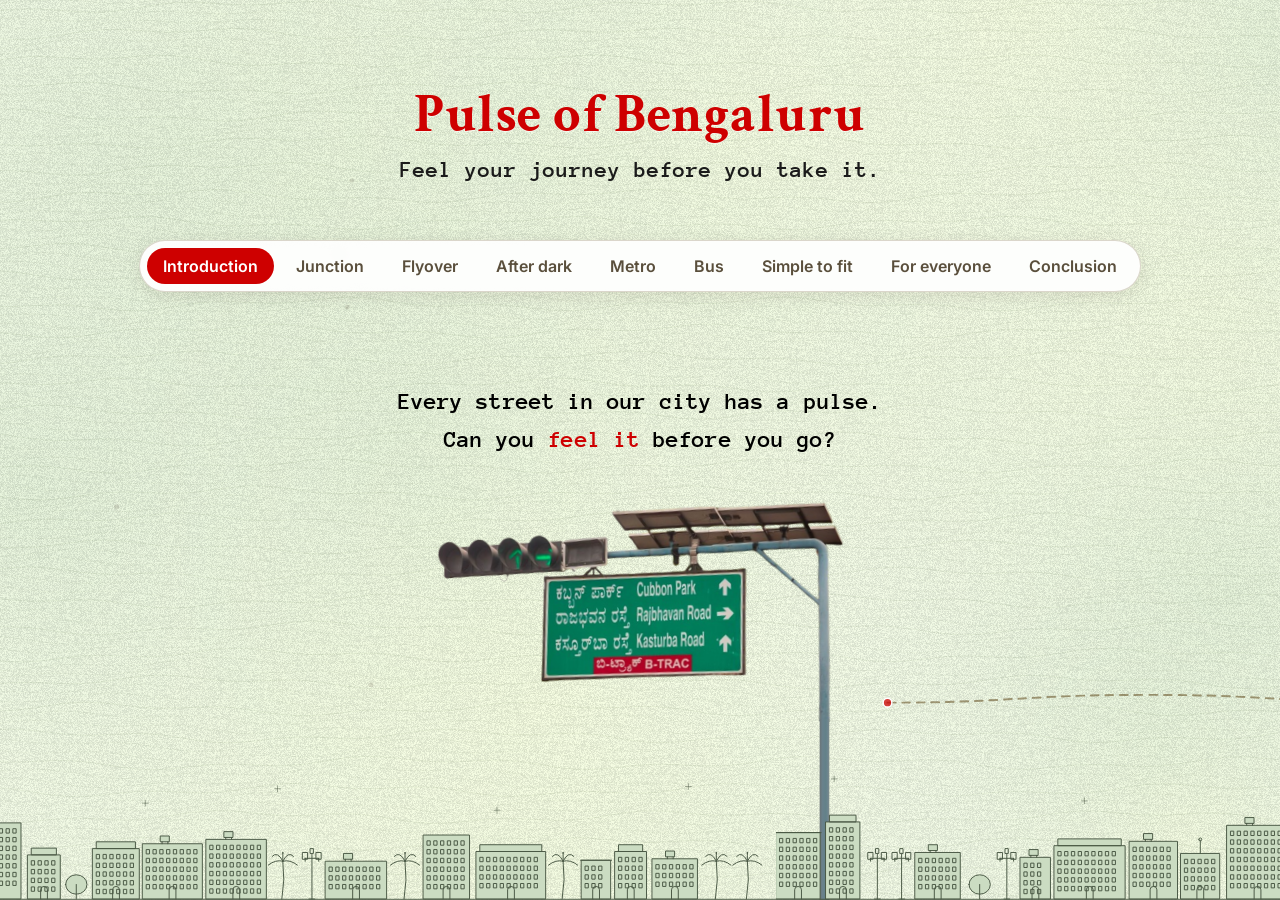
<file: index.html>
<!doctype html>
<html lang="en">
<head>
  <meta charset="utf-8">
  <meta name="viewport" content="width=device-width, initial-scale=1">
  <title>Pulse of Bengaluru • Heartbeat edition</title>
  <link rel="preconnect" href="https://fonts.googleapis.com">
  <link rel="preconnect" href="https://fonts.gstatic.com" crossorigin>
  <link href="https://fonts.googleapis.com/css2?family=Anonymous+Pro:wght@700&family=Crimson+Text:wght@700&family=Inter:wght@600&family=Noto+Sans+Kannada:wght@700&family=Inter+Tight:wght@500;600;800&family=JetBrains+Mono:wght@500;700&display=swap" rel="stylesheet">
  <script type="module" crossorigin src="./assets/index-NvLb0ceJ.js"></script>
  <link rel="stylesheet" crossorigin href="./assets/index-DX6mXChy.css">
</head>
<body>
  <div id="root"></div>
</body>
</html>
</file>
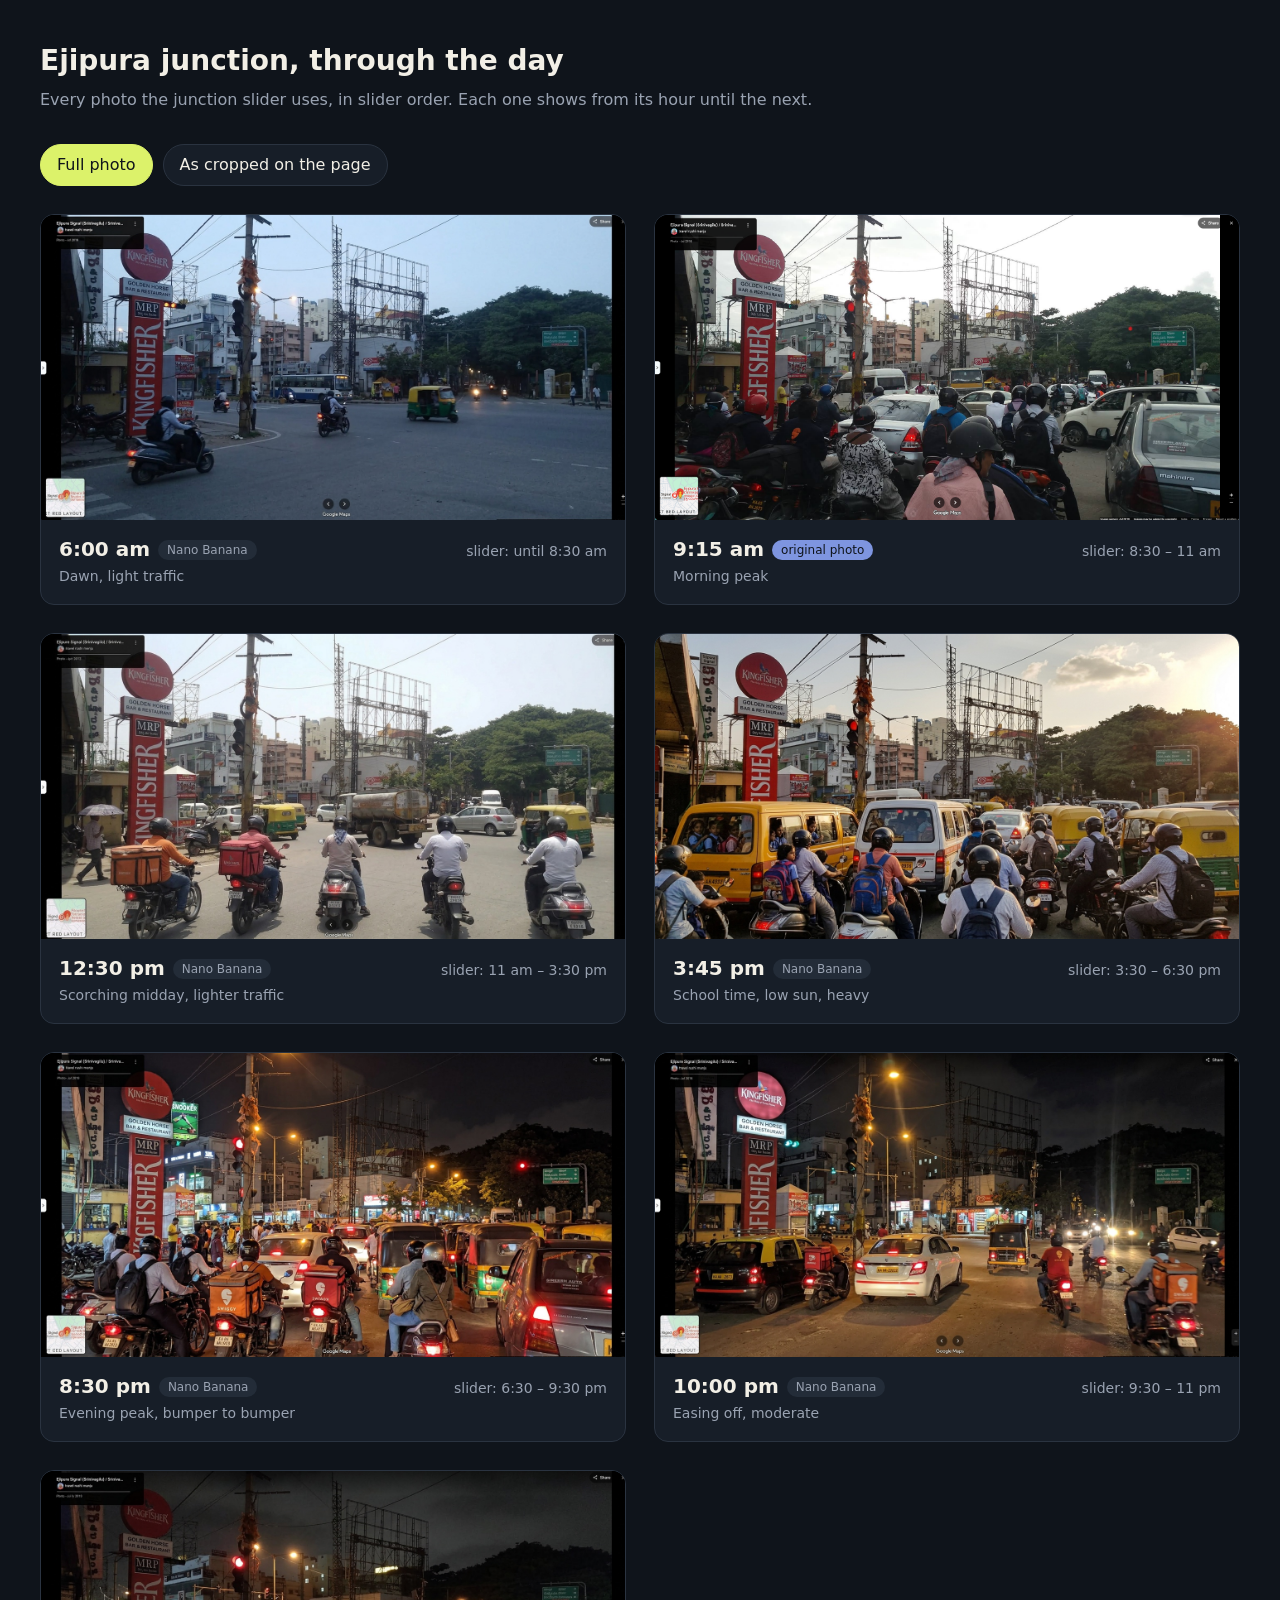
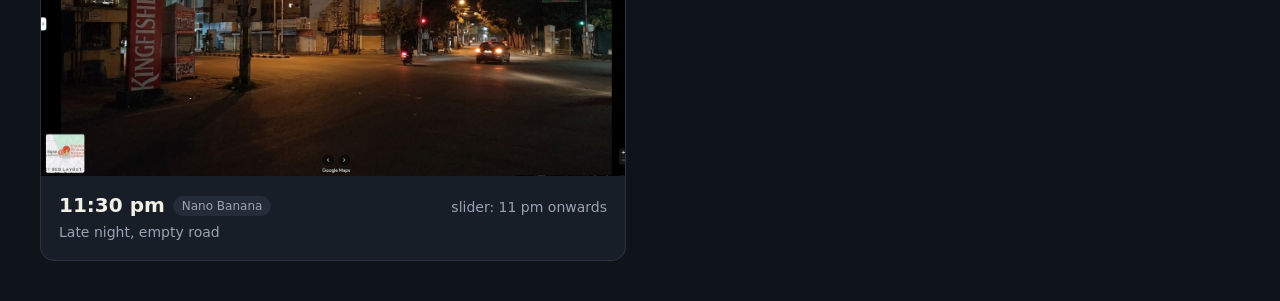
<file: junction-times.html>
<!doctype html>
<html lang="en">
<head>
<meta charset="utf-8">
<meta name="viewport" content="width=device-width, initial-scale=1">
<title>Ejipura junction: photos by time of day</title>
<style>
  * { box-sizing: border-box; }
  body { margin: 0; padding: 40px; background: #0f141b; color: #f2efe6; font: 16px/1.5 "Inter", system-ui, sans-serif; }
  h1 { margin: 0 0 6px; font-size: 28px; }
  .lead { margin: 0 0 32px; color: #9aa3b2; }
  .toggle { margin: 0 0 28px; display: flex; gap: 10px; }
  .toggle button { font: inherit; padding: 8px 16px; border-radius: 999px; border: 1.5px solid #2a3340; background: #171e28; color: #f2efe6; cursor: pointer; }
  .toggle button.on { background: #dcf26a; color: #0f141b; border-color: #dcf26a; }
  .grid { display: grid; grid-template-columns: repeat(auto-fill, minmax(560px, 1fr)); gap: 28px; }
  figure { margin: 0; background: #171e28; border: 1px solid #2a3340; border-radius: 14px; overflow: hidden; }
  .frame { position: relative; aspect-ratio: 1410 / 736; overflow: hidden; background: #000; }
  .frame img { position: absolute; display: block; }
  /* full photo */
  .full .frame img { inset: 0; width: 100%; height: 100%; object-fit: cover; }
  /* the same crop the pitch page uses (603:395 window into the photo) */
  .crop .frame { aspect-ratio: 603 / 395; }
  .crop .frame img { height: 160%; left: -93.91%; top: -33.92%; width: 200.75%; }
  figcaption { padding: 14px 18px 16px; display: flex; justify-content: space-between; align-items: baseline; gap: 16px; }
  figcaption b { font-size: 20px; }
  figcaption span { color: #9aa3b2; font-size: 14px; }
  .tag { font-size: 12px; padding: 3px 9px; border-radius: 999px; background: #232c38; color: #9aa3b2; margin-left: 8px; vertical-align: 2px; }
  .tag.orig { background: #7e95e0; color: #0f141b; }
</style>
</head>
<body>
  <h1>Ejipura junction, through the day</h1>
  <p class="lead">Every photo the junction slider uses, in slider order. Each one shows from its hour until the next.</p>
  <div class="toggle">
    <button class="on" data-mode="full">Full photo</button>
    <button data-mode="crop">As cropped on the page</button>
  </div>
  <div class="grid full" id="grid"></div>
<script>
  const PHOTOS = [
    ['6:00 am', 'Dawn, light traffic', 'slider: until 8:30 am', 'assets/jx-0600.jpg'],
    ['9:15 am', 'Morning peak', 'slider: 8:30 – 11 am', 'assets/image-15.png', true],
    ['12:30 pm', 'Scorching midday, lighter traffic', 'slider: 11 am – 3:30 pm', 'assets/jx-1230.jpg'],
    ['3:45 pm', 'School time, low sun, heavy', 'slider: 3:30 – 6:30 pm', 'assets/jx-1545.jpg'],
    ['8:30 pm', 'Evening peak, bumper to bumper', 'slider: 6:30 – 9:30 pm', 'assets/jx-2030.jpg'],
    ['10:00 pm', 'Easing off, moderate', 'slider: 9:30 – 11 pm', 'assets/jx-2200.jpg'],
    ['11:30 pm', 'Late night, empty road', 'slider: 11 pm onwards', 'assets/jx-2330.jpg'],
  ];
  const grid = document.getElementById('grid');
  grid.innerHTML = PHOTOS.map(([t, what, when, src, orig]) => `
    <figure>
      <div class="frame"><img src="${src}" alt="Ejipura junction at ${t}"></div>
      <figcaption><div><b>${t}</b>${orig ? '<span class="tag orig">original photo</span>' : '<span class="tag">Nano Banana</span>'}<br><span>${what}</span></div><span>${when}</span></figcaption>
    </figure>`).join('');
  document.querySelectorAll('.toggle button').forEach((b) => b.onclick = () => {
    document.querySelectorAll('.toggle button').forEach((x) => x.classList.toggle('on', x === b));
    grid.className = 'grid ' + b.dataset.mode;
  });
</script>
</body>
</html>
</file>
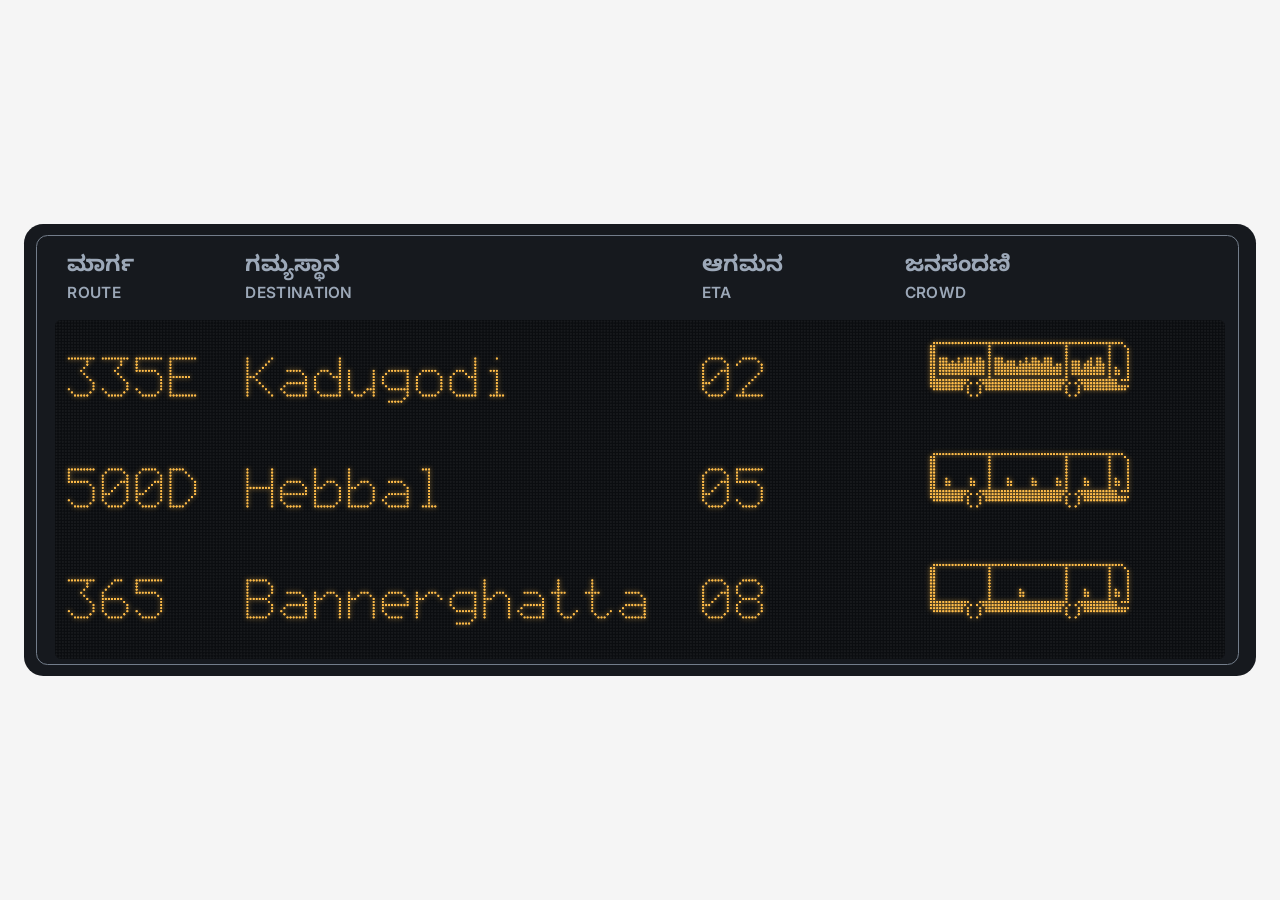
<file: boards/bmtc-exploration1.html>
<!doctype html>
<html lang="en">
<head>
<script>/* ?embed: transparent background for use inside the pitch deck */
if (new URLSearchParams(location.search).has('embed')) document.documentElement.classList.add('embed');</script>
<style>.embed body { background: transparent !important; padding: 8px !important; }</style>

<meta charset="utf-8">
<meta name="viewport" content="width=device-width, initial-scale=1">
<title>Exploration 1 • BMTC arrivals board (simulator)</title>
<link rel="preconnect" href="https://fonts.googleapis.com">
<link rel="preconnect" href="https://fonts.gstatic.com" crossorigin>
<link href="https://fonts.googleapis.com/css2?family=Inter:wght@600&family=Noto+Sans+Kannada:wght@200..700&display=swap" rel="stylesheet">
<style>
  /* Figma: "BMTC • Arrivals and passenger crowd indicator" (46:2), 1280 x 470.
     Static frame with printed (sticker) column labels + an LED dot-matrix panel. */
  * { box-sizing: border-box; margin: 0; }
  body {
    min-height: 100vh;
    display: flex; justify-content: center; align-items: center;
    padding: 24px;
    background: #f5f5f5;
  }
  .stage { zoom: var(--fit, 1); }
  .board {
    position: relative;
    width: 1280px; height: 470px;
    background: #16191e;
    border-radius: 20px;
    overflow: hidden;
  }
  .rim {                                   /* 46:28 inset station board rim */
    position: absolute; left: 12px; top: 12px;
    width: 1250px; height: 446px;
    border: 2px solid #737d8a;
    border-radius: 12px;
    pointer-events: none;
  }

  /* printed labels on the frame — not LEDs */
  .label { position: absolute; top: 30px; color: #9ca8b8; line-height: normal; white-space: nowrap; }
  .label b { display: block; font: 700 23px "Noto Sans Kannada", sans-serif; }
  .label span { display: block; font: 600 16px "Inter", sans-serif; letter-spacing: .02em; }

  /* LED panel */
  .panel {
    position: absolute; left: 32px; top: 100px;
    width: 1216px; height: 352px;
    background: #0b0d10;
    border-radius: 6px;
    overflow: hidden;
  }
  .panel canvas { position: absolute; inset: 0; width: 1216px; height: 352px; }
  .panel .glow { filter: blur(3px); opacity: .75; }
  .sr { position: absolute; width: 1px; height: 1px; overflow: hidden; clip-path: inset(50%); }
</style>
</head>
<body>
  <main class="stage">
    <section class="board" aria-label="BMTC arrivals">
      <div class="label" style="left:45px"><b lang="kn">ಮಾರ್ಗ</b><span>ROUTE</span></div>
      <div class="label" style="left:230px"><b lang="kn">ಗಮ್ಯಸ್ಥಾನ</b><span>DESTINATION</span></div>
      <div class="label" style="left:704px"><b lang="kn">ಆಗಮನ</b><span>ETA</span></div>
      <div class="label" style="left:915px"><b lang="kn">ಜನಸಂದಣಿ</b><span>CROWD</span></div>

      <div class="panel" aria-hidden="true">
        <canvas id="off"></canvas>
        <canvas id="glow" class="glow"></canvas>
        <canvas id="on"></canvas>
      </div>
      <div class="rim"></div>
      <ul class="sr" id="sr"></ul>
    </section>
  </main>
<script src="ledfont.js"></script>
<script>
(async () => {
  // =============================================================================
  // ONE INSTANCE OF THE BOARD
  // This object is everything the board shows at one moment. The time slider
  // will later swap it for the instance at the chosen time.
  // crowd: list of passenger states, one per stop the bus makes; the bus cycles
  //        through them, changing at each stop.
  //   level: 'low' | 'med' | 'high' - three clearly different crowd levels (3 / 6 / 12 of 12 seats)
  // =============================================================================
  const INSTANCE = {
    arrivals: [
      { route: '335E', en: 'Kadugodi', kn: 'ಕಾಡುಗೋಡಿ', eta: '02', crowd: [{ level: 'high' }, { level: 'high' }] },
      { route: '500D', en: 'Hebbal', kn: 'ಹೆಬ್ಬಾಳ', eta: '05', crowd: [{ level: 'med' }, { level: 'med' }] },
      { route: '365', en: 'Bannerghatta', kn: 'ಬನ್ನೇರುಘಟ್ಟ', eta: '08', crowd: [{ level: 'low' }, { level: 'low' }] },
    ],
  };

  // ---- LED panel geometry ---------------------------------------------------------
  const PW = 1216, PH = 352, PITCH = 3.2;
  const COLS = Math.round(PW / PITCH), ROWS = Math.round(PH / PITCH);   // 380 x 110
  const ROW_LEDS = 36, ROW0 = 1;                                         // 3 arrival rows
  const COL = { route: 4, dest: 62, eta: 210, bus: 284 };                // LED columns
  const rowTop = i => ROW0 + i * ROW_LEDS;

  const AMBER = [255, 189, 74];   // monochrome panel: every LED is amber, on or off

  // light weight keeps Kannada strokes 1–2 LEDs wide so the letterforms stay intact
  const KN_FONT = '200 62px "Noto Sans Kannada"';
  await document.fonts.load(KN_FONT, 'ಕನ್ನಡ');

  // ---- rasterising helpers (draw in panel px, sample at LED resolution) -------------
  const raster = draw => {
    const c = new OffscreenCanvas(COLS, ROWS), x = c.getContext('2d');
    x.setTransform(1 / PITCH, 0, 0, 1 / PITCH, 0, 0);
    draw(x);
    return x.getImageData(0, 0, COLS, ROWS).data;
  };
  const toLayer = (data, color, mode) => {           // → Float32 [r,g,b,v] per LED
    const L = new Float32Array(COLS * ROWS * 4);
    for (let i = 0; i < COLS * ROWS; i++) {
      const a = data[i * 4 + 3] / 255;
      let v = mode === 'text' ? (a > .45 ? 1 : 0) : Math.round((data[i * 4] / 255) * a * 8) / 8;
      if (v > .02) L.set([...color, v], i * 4);
    }
    return L;
  };
  const px = (c) => c * PITCH;

  // ---- text layers: English and Kannada (boards alternate languages) ----------------
  // English/digits: 5x7 dot-matrix LED font (ledfont.js), single-dot strokes.
  // Kannada: Noto Sans Kannada sampled at LED resolution.
  const ledText = (L, str, col, row, color) => {
    [...str].forEach((ch, k) => {
      for (const [dx, dy] of ledGlyph(ch)) {
        const c = col + k * LED_ADVANCE + dx, r = row + dy;
        if (c >= 0 && c < COLS && r >= 0 && r < ROWS) L.set([...color, 1], (r * COLS + c) * 4);
      }
    });
  };
  // Zhang–Suen thinning: reduces filled strokes to single-LED-wide lines
  function thin(b) {
    const at = (c, r) => (c < 0 || r < 0 || c >= COLS || r >= ROWS) ? 0 : b[r * COLS + c];
    let changed = true;
    while (changed) {
      changed = false;
      for (const step of [0, 1]) {
        const kill = [];
        for (let r = 0; r < ROWS; r++) for (let c = 0; c < COLS; c++) {
          if (!b[r * COLS + c]) continue;
          const n = [at(c, r - 1), at(c + 1, r - 1), at(c + 1, r), at(c + 1, r + 1), at(c, r + 1), at(c - 1, r + 1), at(c - 1, r), at(c - 1, r - 1)];
          const B = n.reduce((s, v) => s + v, 0);
          if (B < 2 || B > 6) continue;
          let A = 0; for (let k = 0; k < 8; k++) if (!n[k] && n[(k + 1) % 8]) A++;
          if (A !== 1) continue;
          if (step === 0 ? (n[0] * n[2] * n[4] || n[2] * n[4] * n[6]) : (n[0] * n[2] * n[6] || n[0] * n[4] * n[6])) continue;
          kill.push(r * COLS + c);
        }
        if (kill.length) { changed = true; for (const i of kill) b[i] = 0; }
      }
    }
  }
  const textLayer = lang => {
    const L = new Float32Array(COLS * ROWS * 4);
    if (lang === 'kn') {
      // sample Kannada at LED resolution (on/off)
      const d = raster(x => {
        x.fillStyle = '#fff'; x.font = KN_FONT; x.textBaseline = 'middle';
        INSTANCE.arrivals.forEach((a, i) => x.fillText(a.kn, px(COL.dest), px(rowTop(i) + 19)));
      });
      const bin = new Uint8Array(COLS * ROWS);
      for (let i = 0; i < bin.length; i++) bin[i] = d[i * 4 + 3] > 128 ? 1 : 0;
      for (let i = 0; i < bin.length; i++) if (bin[i]) L.set([...AMBER, 1], i * 4);
    }
    INSTANCE.arrivals.forEach((a, i) => {
      const top = rowTop(i) + 11;
      ledText(L, a.route, COL.route, top, AMBER);
      ledText(L, a.eta, COL.eta, top, AMBER);
      if (lang === 'en') ledText(L, a.en, COL.dest, top, AMBER);
    });
    return L;
  };
  let TEXT = { en: textLayer('en'), kn: textLayer('kn') };

  // ---- the bus: city bus, side view, front on the right ------------------------------
  // Monochrome panel (LEDs on/off), so the bus is pixel art drawn LED by LED.
  // 66 x 21 LEDs: solid rounded body, 3 dark side windows (long middle one), windscreen, headlight,
  // two wheels in dark arches. Passengers light up inside the windows.
  const BUS_W = 66;
  // EXPLORATION 1: smaller wheels, bigger windows, the crowd shown as one lump instead of seated people
  const WHEELS = [14, 46], WHEEL_R = 16;                  // wheel centres (LED col, row)
  const RING = [[0, -2], [1, -2], [2, -1], [2, 0], [2, 1], [1, 2], [0, 2], [-1, 2], [-2, 1], [-2, 0], [-2, -1], [-1, -2]];   // a smaller wheel: radius 2
  const WINDOWS = [[2, 18], [20, 43], [45, 57]];   // thinner pillars: bigger windows (pillars at 19 and 44)
  const PANE_TOP = 2, PANE_BOTTOM = 12;   // taller panes: a 1-LED roof, and they reach lower
  const BUS_PIXELS = (() => {
    const p = new Set(), add = (c, r) => p.add(c + ',' + r), del = (c, r) => p.delete(c + ',' + r);
    const span = (r, a, b) => { for (let c = a; c <= b; c++) add(c, r); };
    span(1, 1, 62); span(2, 0, 63);                        // a 1-LED roof above the taller windows (row 2 is cut by the panes)
    for (let r = 3; r <= 15; r++) span(r, 0, 64);          // body
    span(16, 1, 63);                                       // rounded bottom corners
    // window panes (dark); pillars stay lit between them; last pane = windscreen
    for (const [a, b] of [...WINDOWS, [59, 63]]) for (let r = PANE_TOP; r <= PANE_BOTTOM; r++) for (let c = a; c <= b; c++) del(c, r);
    add(63, 2); add(64, 3);                                // round the front top corner: roof (62,1) -> (63,2) -> front wall (64,3)
    // wheel arches (dark); the wheel ring is drawn inside them
    for (const w of WHEELS) for (let r = 12; r <= 22; r++) for (let c = w - 5; c <= w + 5; c++)
      if (Math.hypot(c - w, r - WHEEL_R) <= 3.4) del(c, r);
    // headlight (monochrome, so it's drawn with on/off LEDs): a lit 3x2 lamp in the front lower
    // corner, outlined by off LEDs (the dark windscreen above it)
    for (const [c, r] of [[61, 12], [61, 13], [61, 14], [62, 14], [63, 14], [64, 14]]) del(c, r);
    return [...p].map(s => s.split(',').map(Number));
  })();
  const busTop = i => rowTop(i) + 5;
  const BUS_LAYER = (() => {
    const L = new Float32Array(COLS * ROWS * 4);
    INSTANCE.arrivals.forEach((a, i) => {
      for (const [c, r] of BUS_PIXELS) L.set([...AMBER, 1], ((busTop(i) + r) * COLS + COL.bus + c) * 4);
    });
    return L;
  })();

  // passengers: seated figures only, three seats per window
  // 12 seats at one uniform 4-LED spacing along the whole bus (none on a pillar at col 18 / 42),
  // so how full the bus is reads at a glance: 3 rear, 6 middle, 3 front
  const SEATS = [5, 9, 13, 21, 25, 29, 33, 37, 41, 46, 50, 54];   // exploration 1: 3 rear, 6 middle, 3 front, 4 apart, every seat at least 1 LED clear of the pillars
  const SITTING = [[0, 0], [0, 1], [1, 1], [0, 2], [1, 2]];    // 5-LED person: head top-left on a 2x2 body
  const FLOOR = PANE_BOTTOM - 1;
  const pick = (s, k, n) => s[Math.floor(k * s.length / n)];
  // occupancy: 3 levels, always equidistant; after each stop people take the other evenly spaced
  // arrangement (high = every seat, med = every other seat, low = every 4th seat, 1 per window)
  const occupied = (level, stop, k) =>
    level === 'high' ? true : level === 'med' ? k % 2 === stop % 2 : k % 4 === (stop % 2 ? 2 : 1);

  // ---- motion: each bus drives, stops at a stop (doors open, crowd changes), drives on
  const CYCLE = 14;                          // seconds per drive + stop
  const OFFSET = [0, 4.7, 9.3];              // rows are out of step
  const speedAt = p => p < 6 ? 1 : p < 7 ? 1 - (p - 6) : p < 12 ? 0 : p < 13 ? p - 12 : 1;
  // the bus is fully stopped from 7 s to 12 s; passengers board/alight only inside that window
  const STOP_FROM = 7.4, STOP_TO = 11.6;
  const busState = (i, t) => {
    const T = t + OFFSET[i], p = T % CYCLE, stop = Math.floor(T / CYCLE);
    const states = INSTANCE.arrivals[i].crowd;
    const from = states[stop % states.length], to = states[(stop + 1) % states.length];
    return { p, from, to, stop, speed: speedAt(p), open: p > STOP_FROM && p < STOP_TO };
  };
  // each changing spot flips at its own moment while the doors are open
  const flipAt = (i, k, row) => STOP_FROM + .5 + ((Math.sin(i * 91.7 + k * 12.9 + row * 5.3) * 43758.5) % 1 + 1) % 1 * (STOP_TO - STOP_FROM - 1);

  // ---- canvases -------------------------------------------------------------------
  const dpr = Math.max(2, devicePixelRatio || 1);
  const mk = id => { const c = document.getElementById(id); c.width = PW * dpr; c.height = PH * dpr; const x = c.getContext('2d'); x.scale(dpr, dpr); return x; };
  const offCtx = mk('off'), glowCtx = mk('glow'), onCtx = mk('on');
  const R = PITCH * 0.38;
  offCtx.fillStyle = 'rgba(255,255,255,.05)';                            // unlit LEDs
  offCtx.beginPath();
  for (let r = 0; r < ROWS; r++) for (let c = 0; c < COLS; c++) {
    const x = (c + .5) * PITCH, y = (r + .5) * PITCH;
    offCtx.moveTo(x + R, y); offCtx.arc(x, y, R, 0, Math.PI * 2);
  }
  offCtx.fill();

  const leds = new Float32Array(COLS * ROWS * 4);
  const set = (c, r, color, v) => { if (c >= 0 && c < COLS && r >= 0 && r < ROWS) leds.set([...color, v], (r * COLS + c) * 4); };
  const dist = [0, 0, 0];
  let lastT = 0;

  function frame(t) {
    const dt = Math.min(.1, t - lastT); lastT = t;
    const lang = Math.floor(t / 5) % 2 ? 'kn' : 'en';                    // switch language every 5 s
    leds.set(TEXT[lang]);

    INSTANCE.arrivals.forEach((a, i) => {
      const s = busState(i, t);
      dist[i] += s.speed * dt * 6;                                       // LEDs per second
      const c0 = COL.bus, r0 = busTop(i);
      // ride bumps: while driving, only the passengers are jostled up one LED row at irregular
      // road bumps (body and wheels stay steady). A stopped bus is still.
      const bump = Math.floor(dist[i] * 2);          // ~12 chances a second at full speed, each very brief
      let hx = Math.imul(bump ^ Math.imul(i + 1, 0x9E3779B1), 0x85EBCA6B); hx ^= hx >>> 13;
      hx = Math.imul(hx, 0xC2B2AE35); hx ^= hx >>> 16; const hash = (hx >>> 0) / 4294967296;   // well-mixed bump pattern
      const dy = s.speed > 0.95 && hash < 0.025 ? -1 : 0;  // a brief, rare jolt (~1 every 3 s), only at full speed
      for (const [c, r] of BUS_PIXELS) set(c0 + c, r0 + r, AMBER, 1);    // body stays steady
      // wheels: a ring of LEDs with one gap that travels round as the bus rolls
      const gap = Math.floor(dist[i] * 2) % RING.length;
      WHEELS.forEach(w => RING.forEach(([dc, dr], k) => {
        if (k !== gap && k !== (gap + RING.length / 2) % RING.length) set(c0 + w + dc, r0 + WHEEL_R + dr, AMBER, 1);
      }));
      // the crowd. Low and medium: seated people, as on the main board. Full: one packed lump over
      // every window, its top going up and down: people sitting (low heads) and standing (high heads).
      // the driver: always there, seated in the windscreen, facing the same way as the passengers
      for (const [dc, dr] of SITTING) set(c0 + 60 + dc, r0 + dy + FLOOR - 2 + dr, AMBER, 1);   // col 60: 1 LED clear of the pillar at 58
      const boarding = s.speed === 0 && s.p >= STOP_FROM && s.p < STOP_TO;
      const nowLevel = boarding ? (s.p < (STOP_FROM + STOP_TO) / 2 ? s.from.level : s.to.level) : (s.p < STOP_FROM ? s.from.level : s.to.level);
      if (nowLevel === 'high') {
        const SILL = PANE_BOTTOM - 1, MAXH = SILL - PANE_TOP - 1;              // dark sill below, a dark band above
        // soft mounds: a group of people every ~5 LEDs, some standing (tall), some sitting (low), blended smoothly.
        // Each window's lump stops 1 LED short of the pillars on either side.
        for (const [wa, wb] of WINDOWS) {
          const bumps = [];
          for (let x = wa + 3, j = 0; x <= wb - 2; x += 5, j++) {
            const r = ((Math.sin((x + i * 31) * 12.9898) * 43758.5453) % 1 + 1) % 1;
            bumps.push([x + (r - .5) * 1.6, r > .4 ? 2.4 : 1.4]);                     // [centre, extra height]: standing / sitting
          }
          for (let c = wa + 1; c <= wb - 1; c++) {
            let up = 0; for (const [x, a] of bumps) up = Math.max(up, a * Math.exp(-(((c - x) / 2.4) ** 4)));   // flat-topped, rounded mounds
            const n = c - (wa + 1), notch = n % 4 === 3 ? 2 + (((c * 7 + i * 3) % 2)) : 0;   // after every 3 columns, the top 2-3 LEDs go dark: people
            const h = Math.max(1, Math.min(MAXH, Math.round(4 + up)) - notch);   // at least 4 LEDs tall, notched between people
            for (let r = 0; r < h; r++) set(c0 + c, r0 + dy + SILL - r, AMBER, 1);
          }
        }
      } else {
        SEATS.forEach((c, k) => {
          const was = occupied(s.from.level, s.stop, k), will = occupied(s.to.level, s.stop + 1, k);
          const on = boarding ? (s.p < flipAt(i, k, 1) ? was : will) : (s.p < STOP_FROM ? was : will);
          if (on) for (const [dc, dr] of SITTING) set(c0 + c + dc, r0 + dy + FLOOR - 2 + dr, AMBER, 1);
        });
      }
    });

    onCtx.clearRect(0, 0, PW, PH);
    for (let r = 0; r < ROWS; r++) for (let c = 0; c < COLS; c++) {
      const i = (r * COLS + c) * 4, v = leds[i + 3];
      if (!v) continue;
      onCtx.fillStyle = `rgba(${leds[i]},${leds[i + 1]},${leds[i + 2]},${v})`;
      onCtx.beginPath(); onCtx.arc((c + .5) * PITCH, (r + .5) * PITCH, R, 0, Math.PI * 2); onCtx.fill();
    }
    glowCtx.clearRect(0, 0, PW, PH);
    glowCtx.drawImage(onCtx.canvas, 0, 0, PW, PH);
  }

  // screen-reader summary of the instance
  const describe = () => { document.getElementById('sr').innerHTML = INSTANCE.arrivals
    .map(a => `<li>${a.route} to ${a.en}, ${+a.eta} minutes, ${a.crowd[0].level === 'high' ? 'full' : a.crowd[0].level === 'med' ? 'filling up' : 'seats free'}</li>`).join(''); };
  describe();

  // ---- simulator API: postMessage({ sim: 'bmtc', cmd: 'set', arrivals: [{ route, eta, level }] })
  // level: 'low' | 'med' | 'high'. Rows re-sort by arrival time; text is redrawn in both languages.
  addEventListener('message', (e) => {
    const d = e.data; if (!d || d.sim !== 'bmtc' || d.cmd !== 'set') return;
    for (const u of d.arrivals) {
      const a = INSTANCE.arrivals.find(x => x.route === u.route); if (!a) continue;
      if (u.eta != null) a.eta = String(Math.max(0, Math.min(99, Math.round(u.eta)))).padStart(2, '0');
      if (u.level) a.crowd = [{ level: u.level }, { level: u.level }];
    }
    INSTANCE.arrivals.sort((x, y) => +x.eta - +y.eta);
    TEXT = { en: textLayer('en'), kn: textLayer('kn') };
    describe();
  });

  // ?t=<seconds> starts the board at that moment of its cycle (hook for the time slider)
  const T0 = +new URLSearchParams(location.search).get('t') || 0;
  const reduce = matchMedia('(prefers-reduced-motion: reduce)').matches;
  let lastDraw = -1;
  const loop = now => {
    if (now - lastDraw > 80) { frame(now / 1000 + T0); lastDraw = now; }   // ~12 fps, like an LED controller
    if (!reduce) requestAnimationFrame(loop);
  };
  requestAnimationFrame(loop);

  const fit = () => document.documentElement.style.setProperty('--fit', Math.min(1, (innerWidth - 48) / 1280));
  addEventListener('resize', fit); fit();
})();
</script>
</body>
</html>
</file>
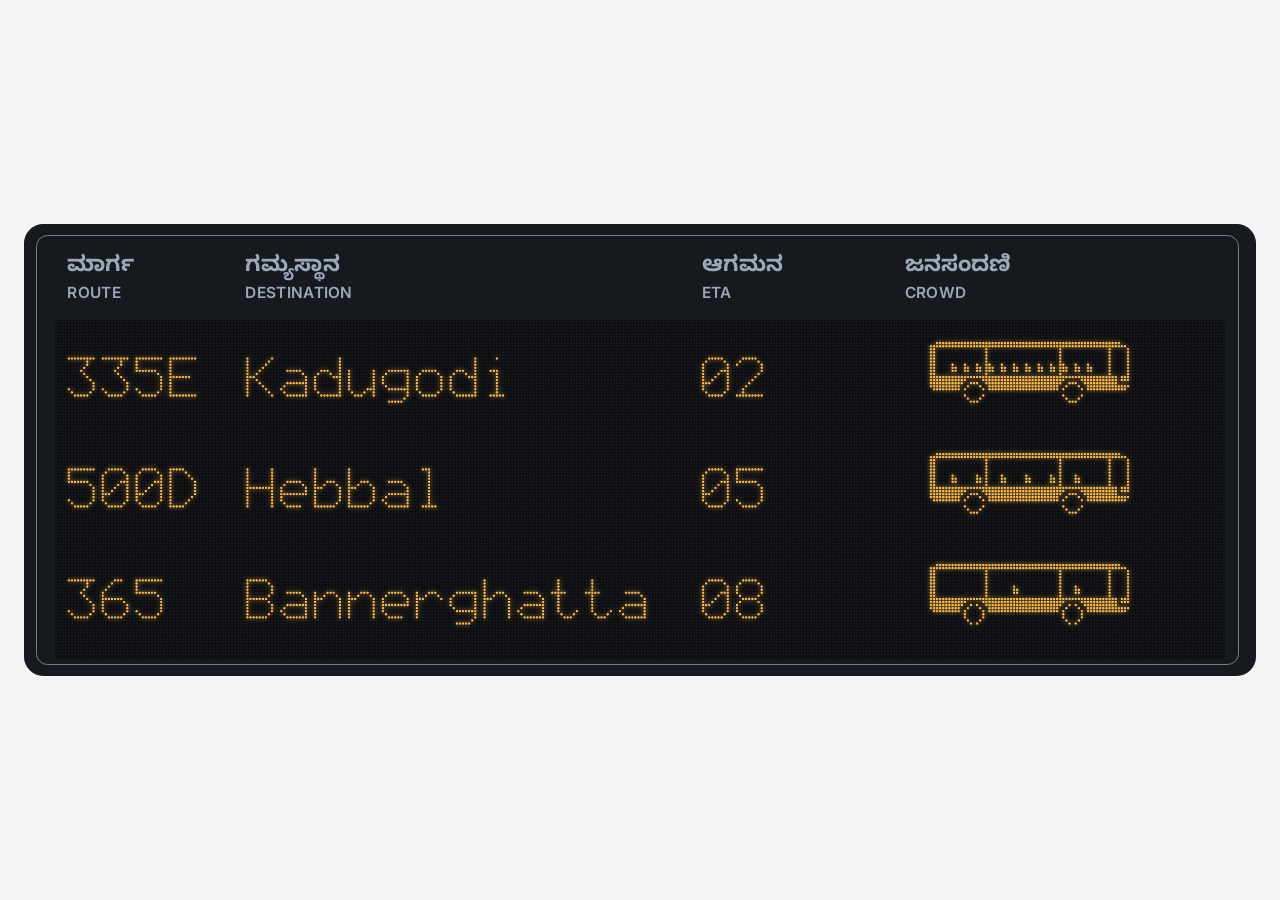
<file: boards/bmtc-v0.html>
<!doctype html>
<html lang="en">
<head>
<script>/* ?embed: transparent background for use inside the pitch deck */
if (new URLSearchParams(location.search).has('embed')) document.documentElement.classList.add('embed');</script>
<style>.embed body { background: transparent !important; padding: 8px !important; }</style>

<meta charset="utf-8">
<meta name="viewport" content="width=device-width, initial-scale=1">
<title>BMTC arrivals board (simulator)</title>
<link rel="preconnect" href="https://fonts.googleapis.com">
<link rel="preconnect" href="https://fonts.gstatic.com" crossorigin>
<link href="https://fonts.googleapis.com/css2?family=Inter:wght@600&family=Noto+Sans+Kannada:wght@200..700&display=swap" rel="stylesheet">
<style>
  /* Figma: "BMTC • Arrivals and passenger crowd indicator" (46:2), 1280 x 470.
     Static frame with printed (sticker) column labels + an LED dot-matrix panel. */
  * { box-sizing: border-box; margin: 0; }
  body {
    min-height: 100vh;
    display: flex; justify-content: center; align-items: center;
    padding: 24px;
    background: #f5f5f5;
  }
  .stage { zoom: var(--fit, 1); }
  .board {
    position: relative;
    width: 1280px; height: 470px;
    background: #16191e;
    border-radius: 20px;
    overflow: hidden;
  }
  .rim {                                   /* 46:28 inset station board rim */
    position: absolute; left: 12px; top: 12px;
    width: 1250px; height: 446px;
    border: 2px solid #737d8a;
    border-radius: 12px;
    pointer-events: none;
  }

  /* printed labels on the frame — not LEDs */
  .label { position: absolute; top: 30px; color: #9ca8b8; line-height: normal; white-space: nowrap; }
  .label b { display: block; font: 700 23px "Noto Sans Kannada", sans-serif; }
  .label span { display: block; font: 600 16px "Inter", sans-serif; letter-spacing: .02em; }

  /* LED panel */
  .panel {
    position: absolute; left: 32px; top: 100px;
    width: 1216px; height: 352px;
    background: #0b0d10;
    border-radius: 6px;
    overflow: hidden;
  }
  .panel canvas { position: absolute; inset: 0; width: 1216px; height: 352px; }
  .panel .glow { filter: blur(3px); opacity: .75; }
  .sr { position: absolute; width: 1px; height: 1px; overflow: hidden; clip-path: inset(50%); }
</style>
</head>
<body>
  <main class="stage">
    <section class="board" aria-label="BMTC arrivals">
      <div class="label" style="left:45px"><b lang="kn">ಮಾರ್ಗ</b><span>ROUTE</span></div>
      <div class="label" style="left:230px"><b lang="kn">ಗಮ್ಯಸ್ಥಾನ</b><span>DESTINATION</span></div>
      <div class="label" style="left:704px"><b lang="kn">ಆಗಮನ</b><span>ETA</span></div>
      <div class="label" style="left:915px"><b lang="kn">ಜನಸಂದಣಿ</b><span>CROWD</span></div>

      <div class="panel" aria-hidden="true">
        <canvas id="off"></canvas>
        <canvas id="glow" class="glow"></canvas>
        <canvas id="on"></canvas>
      </div>
      <div class="rim"></div>
      <ul class="sr" id="sr"></ul>
    </section>
  </main>
<script src="ledfont.js"></script>
<script>
(async () => {
  // =============================================================================
  // ONE INSTANCE OF THE BOARD
  // This object is everything the board shows at one moment. The time slider
  // will later swap it for the instance at the chosen time.
  // crowd: list of passenger states, one per stop the bus makes; the bus cycles
  //        through them, changing at each stop.
  //   level: 'low' | 'med' | 'high' - three clearly different crowd levels (3 / 6 / 12 of 12 seats)
  // =============================================================================
  const INSTANCE = {
    arrivals: [
      { route: '335E', en: 'Kadugodi', kn: 'ಕಾಡುಗೋಡಿ', eta: '02', crowd: [{ level: 'high' }, { level: 'high' }] },
      { route: '500D', en: 'Hebbal', kn: 'ಹೆಬ್ಬಾಳ', eta: '05', crowd: [{ level: 'med' }, { level: 'med' }] },
      { route: '365', en: 'Bannerghatta', kn: 'ಬನ್ನೇರುಘಟ್ಟ', eta: '08', crowd: [{ level: 'low' }, { level: 'low' }] },
    ],
  };

  // ---- LED panel geometry ---------------------------------------------------------
  const PW = 1216, PH = 352, PITCH = 3.2;
  const COLS = Math.round(PW / PITCH), ROWS = Math.round(PH / PITCH);   // 380 x 110
  const ROW_LEDS = 36, ROW0 = 1;                                         // 3 arrival rows
  const COL = { route: 4, dest: 62, eta: 210, bus: 284 };                // LED columns
  const rowTop = i => ROW0 + i * ROW_LEDS;

  const AMBER = [255, 189, 74];   // monochrome panel: every LED is amber, on or off

  // light weight keeps Kannada strokes 1–2 LEDs wide so the letterforms stay intact
  const KN_FONT = '200 62px "Noto Sans Kannada"';
  await document.fonts.load(KN_FONT, 'ಕನ್ನಡ');

  // ---- rasterising helpers (draw in panel px, sample at LED resolution) -------------
  const raster = draw => {
    const c = new OffscreenCanvas(COLS, ROWS), x = c.getContext('2d');
    x.setTransform(1 / PITCH, 0, 0, 1 / PITCH, 0, 0);
    draw(x);
    return x.getImageData(0, 0, COLS, ROWS).data;
  };
  const toLayer = (data, color, mode) => {           // → Float32 [r,g,b,v] per LED
    const L = new Float32Array(COLS * ROWS * 4);
    for (let i = 0; i < COLS * ROWS; i++) {
      const a = data[i * 4 + 3] / 255;
      let v = mode === 'text' ? (a > .45 ? 1 : 0) : Math.round((data[i * 4] / 255) * a * 8) / 8;
      if (v > .02) L.set([...color, v], i * 4);
    }
    return L;
  };
  const px = (c) => c * PITCH;

  // ---- text layers: English and Kannada (boards alternate languages) ----------------
  // English/digits: 5x7 dot-matrix LED font (ledfont.js), single-dot strokes.
  // Kannada: Noto Sans Kannada sampled at LED resolution.
  const ledText = (L, str, col, row, color) => {
    [...str].forEach((ch, k) => {
      for (const [dx, dy] of ledGlyph(ch)) {
        const c = col + k * LED_ADVANCE + dx, r = row + dy;
        if (c >= 0 && c < COLS && r >= 0 && r < ROWS) L.set([...color, 1], (r * COLS + c) * 4);
      }
    });
  };
  // Zhang–Suen thinning: reduces filled strokes to single-LED-wide lines
  function thin(b) {
    const at = (c, r) => (c < 0 || r < 0 || c >= COLS || r >= ROWS) ? 0 : b[r * COLS + c];
    let changed = true;
    while (changed) {
      changed = false;
      for (const step of [0, 1]) {
        const kill = [];
        for (let r = 0; r < ROWS; r++) for (let c = 0; c < COLS; c++) {
          if (!b[r * COLS + c]) continue;
          const n = [at(c, r - 1), at(c + 1, r - 1), at(c + 1, r), at(c + 1, r + 1), at(c, r + 1), at(c - 1, r + 1), at(c - 1, r), at(c - 1, r - 1)];
          const B = n.reduce((s, v) => s + v, 0);
          if (B < 2 || B > 6) continue;
          let A = 0; for (let k = 0; k < 8; k++) if (!n[k] && n[(k + 1) % 8]) A++;
          if (A !== 1) continue;
          if (step === 0 ? (n[0] * n[2] * n[4] || n[2] * n[4] * n[6]) : (n[0] * n[2] * n[6] || n[0] * n[4] * n[6])) continue;
          kill.push(r * COLS + c);
        }
        if (kill.length) { changed = true; for (const i of kill) b[i] = 0; }
      }
    }
  }
  const textLayer = lang => {
    const L = new Float32Array(COLS * ROWS * 4);
    if (lang === 'kn') {
      // sample Kannada at LED resolution (on/off)
      const d = raster(x => {
        x.fillStyle = '#fff'; x.font = KN_FONT; x.textBaseline = 'middle';
        INSTANCE.arrivals.forEach((a, i) => x.fillText(a.kn, px(COL.dest), px(rowTop(i) + 19)));
      });
      const bin = new Uint8Array(COLS * ROWS);
      for (let i = 0; i < bin.length; i++) bin[i] = d[i * 4 + 3] > 128 ? 1 : 0;
      for (let i = 0; i < bin.length; i++) if (bin[i]) L.set([...AMBER, 1], i * 4);
    }
    INSTANCE.arrivals.forEach((a, i) => {
      const top = rowTop(i) + 11;
      ledText(L, a.route, COL.route, top, AMBER);
      ledText(L, a.eta, COL.eta, top, AMBER);
      if (lang === 'en') ledText(L, a.en, COL.dest, top, AMBER);
    });
    return L;
  };
  let TEXT = { en: textLayer('en'), kn: textLayer('kn') };

  // ---- the bus: city bus, side view, front on the right ------------------------------
  // Monochrome panel (LEDs on/off), so the bus is pixel art drawn LED by LED.
  // 66 x 21 LEDs: solid rounded body, 3 dark side windows (long middle one), windscreen, headlight,
  // two wheels in dark arches. Passengers light up inside the windows.
  const BUS_W = 66;
  const WHEELS = [14, 46], WHEEL_R = 17;                  // wheel centres (LED col, row)
  const RING = [[0, -3], [1, -3], [2, -2], [3, -1], [3, 0], [3, 1], [2, 2], [1, 3], [0, 3], [-1, 3], [-2, 2], [-3, 1], [-3, 0], [-3, -1], [-2, -2], [-1, -3]];
  const WINDOWS = [[2, 17], [19, 41], [43, 57]];   // rear wall 2 LEDs thick   // rear window, one long (slightly narrower) middle window, front window; then the windscreen
  const PANE_TOP = 3, PANE_BOTTOM = 11;   // panes start right under the 2-LED roof
  const BUS_PIXELS = (() => {
    const p = new Set(), add = (c, r) => p.add(c + ',' + r), del = (c, r) => p.delete(c + ',' + r);
    const span = (r, a, b) => { for (let c = a; c <= b; c++) add(c, r); };
    span(1, 2, 61); span(2, 0, 63);                        // a thin, rounded roof: just 2 LEDs above the windows
    for (let r = 3; r <= 15; r++) span(r, 0, 64);          // body
    span(16, 1, 63);                                       // rounded bottom corners
    // window panes (dark); pillars stay lit between them; last pane = windscreen
    for (const [a, b] of [...WINDOWS, [59, 63]]) for (let r = PANE_TOP; r <= PANE_BOTTOM; r++) for (let c = a; c <= b; c++) del(c, r);
    // wheel arches (dark); the wheel ring is drawn inside them
    for (const w of WHEELS) for (let r = 12; r <= 22; r++) for (let c = w - 5; c <= w + 5; c++)
      if (Math.hypot(c - w, r - WHEEL_R) <= 4.6) del(c, r);
    // headlight (monochrome, so it's drawn with on/off LEDs): a lit 3x2 lamp in the front lower
    // corner, outlined by off LEDs (the dark windscreen above it)
    for (const [c, r] of [[61, 12], [61, 13], [61, 14], [62, 14], [63, 14], [64, 14]]) del(c, r);
    return [...p].map(s => s.split(',').map(Number));
  })();
  const busTop = i => rowTop(i) + 5;
  const BUS_LAYER = (() => {
    const L = new Float32Array(COLS * ROWS * 4);
    INSTANCE.arrivals.forEach((a, i) => {
      for (const [c, r] of BUS_PIXELS) L.set([...AMBER, 1], ((busTop(i) + r) * COLS + COL.bus + c) * 4);
    });
    return L;
  })();

  // passengers: seated figures only, three seats per window
  // 12 seats at one uniform 4-LED spacing along the whole bus (none on a pillar at col 18 / 42),
  // so how full the bus is reads at a glance: 3 rear, 6 middle, 3 front
  const SEATS = Array.from({ length: 12 }, (_, k) => 7 + 4 * k);
  const SITTING = [[0, 0], [0, 1], [1, 1], [0, 2], [1, 2]];    // 5-LED person: head top-left on a 2x2 body
  const FLOOR = PANE_BOTTOM - 1;
  const pick = (s, k, n) => s[Math.floor(k * s.length / n)];
  // occupancy: 3 levels, always equidistant; after each stop people take the other evenly spaced
  // arrangement (high = every seat, med = every other seat, low = every 4th seat, 1 per window)
  const occupied = (level, stop, k) =>
    level === 'high' ? true : level === 'med' ? k % 2 === stop % 2 : k % 4 === (stop % 2 ? 2 : 1);

  // ---- motion: each bus drives, stops at a stop (doors open, crowd changes), drives on
  const CYCLE = 14;                          // seconds per drive + stop
  const OFFSET = [0, 4.7, 9.3];              // rows are out of step
  const speedAt = p => p < 6 ? 1 : p < 7 ? 1 - (p - 6) : p < 12 ? 0 : p < 13 ? p - 12 : 1;
  // the bus is fully stopped from 7 s to 12 s; passengers board/alight only inside that window
  const STOP_FROM = 7.4, STOP_TO = 11.6;
  const busState = (i, t) => {
    const T = t + OFFSET[i], p = T % CYCLE, stop = Math.floor(T / CYCLE);
    const states = INSTANCE.arrivals[i].crowd;
    const from = states[stop % states.length], to = states[(stop + 1) % states.length];
    return { p, from, to, stop, speed: speedAt(p), open: p > STOP_FROM && p < STOP_TO };
  };
  // each changing spot flips at its own moment while the doors are open
  const flipAt = (i, k, row) => STOP_FROM + .5 + ((Math.sin(i * 91.7 + k * 12.9 + row * 5.3) * 43758.5) % 1 + 1) % 1 * (STOP_TO - STOP_FROM - 1);

  // ---- canvases -------------------------------------------------------------------
  const dpr = Math.max(2, devicePixelRatio || 1);
  const mk = id => { const c = document.getElementById(id); c.width = PW * dpr; c.height = PH * dpr; const x = c.getContext('2d'); x.scale(dpr, dpr); return x; };
  const offCtx = mk('off'), glowCtx = mk('glow'), onCtx = mk('on');
  const R = PITCH * 0.38;
  offCtx.fillStyle = 'rgba(255,255,255,.05)';                            // unlit LEDs
  offCtx.beginPath();
  for (let r = 0; r < ROWS; r++) for (let c = 0; c < COLS; c++) {
    const x = (c + .5) * PITCH, y = (r + .5) * PITCH;
    offCtx.moveTo(x + R, y); offCtx.arc(x, y, R, 0, Math.PI * 2);
  }
  offCtx.fill();

  const leds = new Float32Array(COLS * ROWS * 4);
  const set = (c, r, color, v) => { if (c >= 0 && c < COLS && r >= 0 && r < ROWS) leds.set([...color, v], (r * COLS + c) * 4); };
  const dist = [0, 0, 0];
  let lastT = 0;

  function frame(t) {
    const dt = Math.min(.1, t - lastT); lastT = t;
    const lang = Math.floor(t / 5) % 2 ? 'kn' : 'en';                    // switch language every 5 s
    leds.set(TEXT[lang]);

    INSTANCE.arrivals.forEach((a, i) => {
      const s = busState(i, t);
      dist[i] += s.speed * dt * 6;                                       // LEDs per second
      const c0 = COL.bus, r0 = busTop(i);
      // ride bumps: while driving, only the passengers are jostled up one LED row at irregular
      // road bumps (body and wheels stay steady). A stopped bus is still.
      const bump = Math.floor(dist[i] * 2);          // ~12 chances a second at full speed, each very brief
      let hx = Math.imul(bump ^ Math.imul(i + 1, 0x9E3779B1), 0x85EBCA6B); hx ^= hx >>> 13;
      hx = Math.imul(hx, 0xC2B2AE35); hx ^= hx >>> 16; const hash = (hx >>> 0) / 4294967296;   // well-mixed bump pattern
      const dy = s.speed > 0.95 && hash < 0.025 ? -1 : 0;  // a brief, rare jolt (~1 every 3 s), only at full speed
      for (const [c, r] of BUS_PIXELS) set(c0 + c, r0 + r, AMBER, 1);    // body stays steady
      // wheels: a ring of LEDs with one gap that travels round as the bus rolls
      const gap = Math.floor(dist[i] * 2) % RING.length;
      WHEELS.forEach(w => RING.forEach(([dc, dr], k) => {
        if (k !== gap && k !== (gap + 8) % RING.length) set(c0 + w + dc, r0 + WHEEL_R + dr, AMBER, 1);
      }));
      // passengers (seated); they only change while the bus is stopped
      const boarding = s.speed === 0 && s.p >= STOP_FROM && s.p < STOP_TO;
      for (const [spots, key, ch, glyph, h, salt] of [[SEATS, 'seated', 'O', SITTING, 3, 1]]) {
        spots.forEach((c, k) => {
          const was = occupied(s.from.level, s.stop, k), will = occupied(s.to.level, s.stop + 1, k);
          const on = boarding ? (s.p < flipAt(i, k, salt) ? was : will) : (s.p < STOP_FROM ? was : will);
          if (on) for (const [dc, dr] of glyph) set(c0 + c + dc, r0 + dy + FLOOR - (h - 1) + dr, AMBER, 1);
        });
      }
    });

    onCtx.clearRect(0, 0, PW, PH);
    for (let r = 0; r < ROWS; r++) for (let c = 0; c < COLS; c++) {
      const i = (r * COLS + c) * 4, v = leds[i + 3];
      if (!v) continue;
      onCtx.fillStyle = `rgba(${leds[i]},${leds[i + 1]},${leds[i + 2]},${v})`;
      onCtx.beginPath(); onCtx.arc((c + .5) * PITCH, (r + .5) * PITCH, R, 0, Math.PI * 2); onCtx.fill();
    }
    glowCtx.clearRect(0, 0, PW, PH);
    glowCtx.drawImage(onCtx.canvas, 0, 0, PW, PH);
  }

  // screen-reader summary of the instance
  const describe = () => { document.getElementById('sr').innerHTML = INSTANCE.arrivals
    .map(a => `<li>${a.route} to ${a.en}, ${+a.eta} minutes, ${a.crowd[0].level === 'high' ? 'full' : a.crowd[0].level === 'med' ? 'filling up' : 'seats free'}</li>`).join(''); };
  describe();

  // ---- simulator API: postMessage({ sim: 'bmtc', cmd: 'set', arrivals: [{ route, eta, level }] })
  // level: 'low' | 'med' | 'high'. Rows re-sort by arrival time; text is redrawn in both languages.
  addEventListener('message', (e) => {
    const d = e.data; if (!d || d.sim !== 'bmtc' || d.cmd !== 'set') return;
    for (const u of d.arrivals) {
      const a = INSTANCE.arrivals.find(x => x.route === u.route); if (!a) continue;
      if (u.eta != null) a.eta = String(Math.max(0, Math.min(99, Math.round(u.eta)))).padStart(2, '0');
      if (u.level) a.crowd = [{ level: u.level }, { level: u.level }];
    }
    INSTANCE.arrivals.sort((x, y) => +x.eta - +y.eta);
    TEXT = { en: textLayer('en'), kn: textLayer('kn') };
    describe();
  });

  // ?t=<seconds> starts the board at that moment of its cycle (hook for the time slider)
  const T0 = +new URLSearchParams(location.search).get('t') || 0;
  const reduce = matchMedia('(prefers-reduced-motion: reduce)').matches;
  let lastDraw = -1;
  const loop = now => {
    if (now - lastDraw > 80) { frame(now / 1000 + T0); lastDraw = now; }   // ~12 fps, like an LED controller
    if (!reduce) requestAnimationFrame(loop);
  };
  requestAnimationFrame(loop);

  const fit = () => document.documentElement.style.setProperty('--fit', Math.min(1, (innerWidth - 48) / 1280));
  addEventListener('resize', fit); fit();
})();
</script>
</body>
</html>
</file>
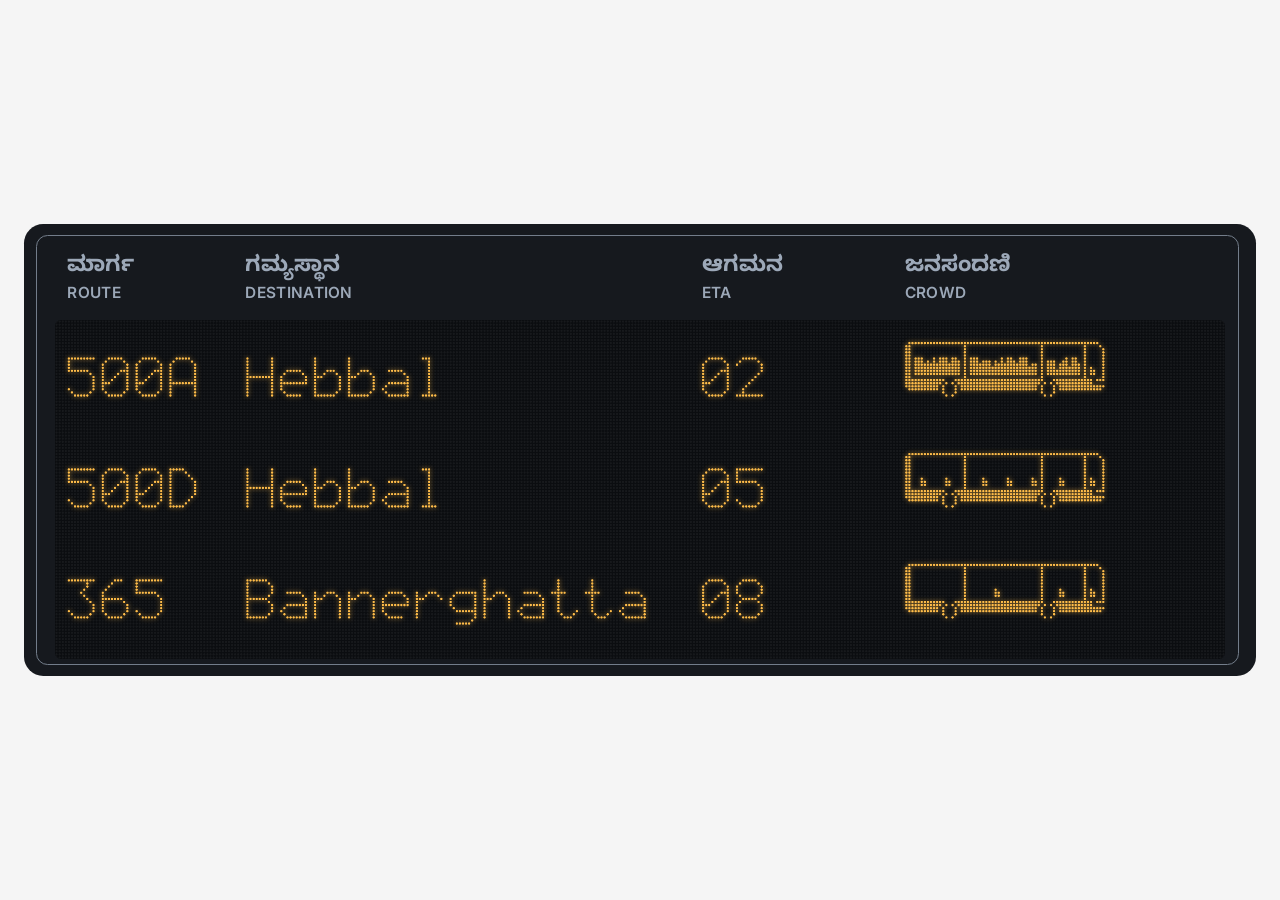
<file: boards/bmtc.html>
<!doctype html>
<html lang="en">
<head>
<script>/* ?embed: transparent background for use inside the pitch deck */
if (new URLSearchParams(location.search).has('embed')) document.documentElement.classList.add('embed');</script>
<style>.embed body { background: transparent !important; padding: 8px !important; }</style>

<meta charset="utf-8">
<meta name="viewport" content="width=device-width, initial-scale=1">
<title>BMTC arrivals board (simulator)</title>
<link rel="preconnect" href="https://fonts.googleapis.com">
<link rel="preconnect" href="https://fonts.gstatic.com" crossorigin>
<link href="https://fonts.googleapis.com/css2?family=Inter:wght@600&family=Noto+Sans+Kannada:wght@200..700&display=swap" rel="stylesheet">
<style>
  /* Figma: "BMTC • Arrivals and passenger crowd indicator" (46:2), 1280 x 470.
     Static frame with printed (sticker) column labels + an LED dot-matrix panel. */
  * { box-sizing: border-box; margin: 0; }
  body {
    min-height: 100vh;
    display: flex; justify-content: center; align-items: center;
    padding: 24px;
    background: #f5f5f5;
  }
  .stage { zoom: var(--fit, 1); }
  .board {
    position: relative;
    width: 1280px; height: 470px;
    background: #16191e;
    border-radius: 20px;
    overflow: hidden;
  }
  .rim {                                   /* 46:28 inset station board rim */
    position: absolute; left: 12px; top: 12px;
    width: 1250px; height: 446px;
    border: 2px solid #737d8a;
    border-radius: 12px;
    pointer-events: none;
  }

  /* printed labels on the frame — not LEDs */
  .label { position: absolute; top: 30px; color: #9ca8b8; line-height: normal; white-space: nowrap; }
  .label b { display: block; font: 700 23px "Noto Sans Kannada", sans-serif; }
  .label span { display: block; font: 600 16px "Inter", sans-serif; letter-spacing: .02em; }

  /* LED panel */
  .panel {
    position: absolute; left: 32px; top: 100px;
    width: 1216px; height: 352px;
    background: #0b0d10;
    border-radius: 6px;
    overflow: hidden;
  }
  .panel canvas { position: absolute; inset: 0; width: 1216px; height: 352px; }
  .panel .glow { filter: blur(3px); opacity: .75; }
  .sr { position: absolute; width: 1px; height: 1px; overflow: hidden; clip-path: inset(50%); }
</style>
</head>
<body>
  <main class="stage">
    <section class="board" aria-label="BMTC arrivals">
      <div class="label" style="left:45px"><b lang="kn">ಮಾರ್ಗ</b><span>ROUTE</span></div>
      <div class="label" style="left:230px"><b lang="kn">ಗಮ್ಯಸ್ಥಾನ</b><span>DESTINATION</span></div>
      <div class="label" style="left:704px"><b lang="kn">ಆಗಮನ</b><span>ETA</span></div>
      <div class="label" style="left:915px"><b lang="kn">ಜನಸಂದಣಿ</b><span>CROWD</span></div>

      <div class="panel" aria-hidden="true">
        <canvas id="off"></canvas>
        <canvas id="glow" class="glow"></canvas>
        <canvas id="on"></canvas>
      </div>
      <div class="rim"></div>
      <ul class="sr" id="sr"></ul>
    </section>
  </main>
<script src="ledfont.js"></script>
<script>
(async () => {
  // =============================================================================
  // ONE INSTANCE OF THE BOARD
  // This object is everything the board shows at one moment. The time slider
  // will later swap it for the instance at the chosen time.
  // crowd: list of passenger states, one per stop the bus makes; the bus cycles
  //        through them, changing at each stop.
  //   level: 'low' | 'med' | 'high' - three clearly different crowd levels (3 / 6 / 12 of 12 seats)
  // =============================================================================
  const INSTANCE = {
    arrivals: [
      { route: '500A', en: 'Hebbal', kn: 'ಹೆಬ್ಬಾಳ', eta: '02', crowd: [{ level: 'high' }, { level: 'high' }] },
      { route: '500D', en: 'Hebbal', kn: 'ಹೆಬ್ಬಾಳ', eta: '05', crowd: [{ level: 'med' }, { level: 'med' }] },
      { route: '365', en: 'Bannerghatta', kn: 'ಬನ್ನೇರುಘಟ್ಟ', eta: '08', crowd: [{ level: 'low' }, { level: 'low' }] },
    ],
  };

  // ---- LED panel geometry ---------------------------------------------------------
  const PW = 1216, PH = 352, PITCH = 3.2;
  const COLS = Math.round(PW / PITCH), ROWS = Math.round(PH / PITCH);   // 380 x 110
  const ROW_LEDS = 36, ROW0 = 1;                                         // 3 arrival rows
  const COL = { route: 4, dest: 62, eta: 210, bus: 276 };   // each starts right under its printed label (CROWD at board x 915 = LED col 276)                // LED columns
  const rowTop = i => ROW0 + i * ROW_LEDS;

  const AMBER = [255, 189, 74];   // monochrome panel: every LED is amber, on or off

  // light weight keeps Kannada strokes 1–2 LEDs wide so the letterforms stay intact
  const KN_FONT = '200 62px "Noto Sans Kannada"';
  await document.fonts.load(KN_FONT, 'ಕನ್ನಡ');

  // ---- rasterising helpers (draw in panel px, sample at LED resolution) -------------
  const raster = draw => {
    const c = new OffscreenCanvas(COLS, ROWS), x = c.getContext('2d');
    x.setTransform(1 / PITCH, 0, 0, 1 / PITCH, 0, 0);
    draw(x);
    return x.getImageData(0, 0, COLS, ROWS).data;
  };
  const toLayer = (data, color, mode) => {           // → Float32 [r,g,b,v] per LED
    const L = new Float32Array(COLS * ROWS * 4);
    for (let i = 0; i < COLS * ROWS; i++) {
      const a = data[i * 4 + 3] / 255;
      let v = mode === 'text' ? (a > .45 ? 1 : 0) : Math.round((data[i * 4] / 255) * a * 8) / 8;
      if (v > .02) L.set([...color, v], i * 4);
    }
    return L;
  };
  const px = (c) => c * PITCH;

  // ---- text layers: English and Kannada (boards alternate languages) ----------------
  // English/digits: 5x7 dot-matrix LED font (ledfont.js), single-dot strokes.
  // Kannada: Noto Sans Kannada sampled at LED resolution.
  const ledText = (L, str, col, row, color) => {
    [...str].forEach((ch, k) => {
      for (const [dx, dy] of ledGlyph(ch)) {
        const c = col + k * LED_ADVANCE + dx, r = row + dy;
        if (c >= 0 && c < COLS && r >= 0 && r < ROWS) L.set([...color, 1], (r * COLS + c) * 4);
      }
    });
  };
  // Zhang–Suen thinning: reduces filled strokes to single-LED-wide lines
  function thin(b) {
    const at = (c, r) => (c < 0 || r < 0 || c >= COLS || r >= ROWS) ? 0 : b[r * COLS + c];
    let changed = true;
    while (changed) {
      changed = false;
      for (const step of [0, 1]) {
        const kill = [];
        for (let r = 0; r < ROWS; r++) for (let c = 0; c < COLS; c++) {
          if (!b[r * COLS + c]) continue;
          const n = [at(c, r - 1), at(c + 1, r - 1), at(c + 1, r), at(c + 1, r + 1), at(c, r + 1), at(c - 1, r + 1), at(c - 1, r), at(c - 1, r - 1)];
          const B = n.reduce((s, v) => s + v, 0);
          if (B < 2 || B > 6) continue;
          let A = 0; for (let k = 0; k < 8; k++) if (!n[k] && n[(k + 1) % 8]) A++;
          if (A !== 1) continue;
          if (step === 0 ? (n[0] * n[2] * n[4] || n[2] * n[4] * n[6]) : (n[0] * n[2] * n[6] || n[0] * n[4] * n[6])) continue;
          kill.push(r * COLS + c);
        }
        if (kill.length) { changed = true; for (const i of kill) b[i] = 0; }
      }
    }
  }
  const textLayer = lang => {
    const L = new Float32Array(COLS * ROWS * 4);
    if (lang === 'kn') {
      // sample Kannada at LED resolution (on/off)
      const d = raster(x => {
        x.fillStyle = '#fff'; x.font = KN_FONT; x.textBaseline = 'middle';
        INSTANCE.arrivals.forEach((a, i) => x.fillText(a.kn, px(COL.dest), px(rowTop(i) + 19)));
      });
      const bin = new Uint8Array(COLS * ROWS);
      for (let i = 0; i < bin.length; i++) bin[i] = d[i * 4 + 3] > 128 ? 1 : 0;
      for (let i = 0; i < bin.length; i++) if (bin[i]) L.set([...AMBER, 1], i * 4);
    }
    INSTANCE.arrivals.forEach((a, i) => {
      const top = rowTop(i) + 11;
      ledText(L, a.route, COL.route, top, AMBER);
      ledText(L, a.eta, COL.eta, top, AMBER);
      if (lang === 'en') ledText(L, a.en, COL.dest, top, AMBER);
    });
    return L;
  };
  let TEXT = { en: textLayer('en'), kn: textLayer('kn') };

  // ---- the bus: city bus, side view, front on the right ------------------------------
  // Monochrome panel (LEDs on/off), so the bus is pixel art drawn LED by LED.
  // 66 x 21 LEDs: solid rounded body, 3 dark side windows (long middle one), windscreen, headlight,
  // two wheels in dark arches. Passengers light up inside the windows.
  const BUS_W = 66;
  // EXPLORATION 1: smaller wheels, bigger windows, the crowd shown as one lump instead of seated people
  const WHEELS = [14, 46], WHEEL_R = 16;                  // wheel centres (LED col, row)
  const RING = [[0, -2], [1, -2], [2, -1], [2, 0], [2, 1], [1, 2], [0, 2], [-1, 2], [-2, 1], [-2, 0], [-2, -1], [-1, -2]];   // a smaller wheel: radius 2
  const WINDOWS = [[2, 18], [20, 43], [45, 57]];   // thinner pillars: bigger windows (pillars at 19 and 44)
  const PANE_TOP = 2, PANE_BOTTOM = 12;   // taller panes: a 1-LED roof, and they reach lower
  const BUS_PIXELS = (() => {
    const p = new Set(), add = (c, r) => p.add(c + ',' + r), del = (c, r) => p.delete(c + ',' + r);
    const span = (r, a, b) => { for (let c = a; c <= b; c++) add(c, r); };
    span(1, 1, 62); span(2, 0, 63);                        // a 1-LED roof above the taller windows (row 2 is cut by the panes)
    for (let r = 3; r <= 15; r++) span(r, 0, 64);          // body
    span(16, 1, 63);                                       // rounded bottom corners
    // window panes (dark); pillars stay lit between them; last pane = windscreen
    for (const [a, b] of [...WINDOWS, [59, 63]]) for (let r = PANE_TOP; r <= PANE_BOTTOM; r++) for (let c = a; c <= b; c++) del(c, r);
    add(63, 2); add(64, 3);                                // round the front top corner: roof (62,1) -> (63,2) -> front wall (64,3)
    // wheel arches (dark); the wheel ring is drawn inside them
    for (const w of WHEELS) for (let r = 12; r <= 22; r++) for (let c = w - 5; c <= w + 5; c++)
      if (Math.hypot(c - w, r - WHEEL_R) <= 3.4) del(c, r);
    // headlight (monochrome, so it's drawn with on/off LEDs): a lit 3x2 lamp in the front lower
    // corner, outlined by off LEDs (the dark windscreen above it)
    for (const [c, r] of [[61, 12], [61, 13], [61, 14], [62, 14], [63, 14], [64, 14]]) del(c, r);
    return [...p].map(s => s.split(',').map(Number));
  })();
  const busTop = i => rowTop(i) + 5;
  const BUS_LAYER = (() => {
    const L = new Float32Array(COLS * ROWS * 4);
    INSTANCE.arrivals.forEach((a, i) => {
      for (const [c, r] of BUS_PIXELS) L.set([...AMBER, 1], ((busTop(i) + r) * COLS + COL.bus + c) * 4);
    });
    return L;
  })();

  // passengers: seated figures only, three seats per window
  // 12 seats at one uniform 4-LED spacing along the whole bus (none on a pillar at col 18 / 42),
  // so how full the bus is reads at a glance: 3 rear, 6 middle, 3 front
  const SEATS = [5, 9, 13, 21, 25, 29, 33, 37, 41, 46, 50, 54];   // exploration 1: 3 rear, 6 middle, 3 front, 4 apart, every seat at least 1 LED clear of the pillars
  const SITTING = [[0, 0], [0, 1], [1, 1], [0, 2], [1, 2]];    // 5-LED person: head top-left on a 2x2 body
  const FLOOR = PANE_BOTTOM - 1;
  const pick = (s, k, n) => s[Math.floor(k * s.length / n)];
  // occupancy: 3 levels, always equidistant; after each stop people take the other evenly spaced
  // arrangement (high = every seat, med = every other seat, low = every 4th seat, 1 per window)
  const occupied = (level, stop, k) =>
    level === 'high' ? true : level === 'med' ? k % 2 === stop % 2 : k % 4 === (stop % 2 ? 2 : 1);

  // ---- motion: each bus drives, stops at a stop (doors open, crowd changes), drives on
  const CYCLE = 14;                          // seconds per drive + stop
  const OFFSET = [0, 4.7, 9.3];              // rows are out of step
  const speedAt = p => p < 6 ? 1 : p < 7 ? 1 - (p - 6) : p < 12 ? 0 : p < 13 ? p - 12 : 1;
  // the bus is fully stopped from 7 s to 12 s; passengers board/alight only inside that window
  const STOP_FROM = 7.4, STOP_TO = 11.6;
  // ?fast: the bus stays parked and just flips between its crowd states (for the small "how full" preview)
  const FAST = new URLSearchParams(location.search).has('fast'), FAST_STEP = 1.2;
  const busState = (i, t) => {
    if (FAST) { const states = INSTANCE.arrivals[i].crowd, k = Math.floor(t / FAST_STEP), st = states[k % states.length]; return { p: 0, from: st, to: st, stop: k, speed: 0, open: false }; }
    const T = t + OFFSET[i], p = T % CYCLE, stop = Math.floor(T / CYCLE);
    const states = INSTANCE.arrivals[i].crowd;
    const from = states[stop % states.length], to = states[(stop + 1) % states.length];
    return { p, from, to, stop, speed: speedAt(p), open: p > STOP_FROM && p < STOP_TO };
  };
  // each changing spot flips at its own moment while the doors are open
  const flipAt = (i, k, row) => STOP_FROM + .5 + ((Math.sin(i * 91.7 + k * 12.9 + row * 5.3) * 43758.5) % 1 + 1) % 1 * (STOP_TO - STOP_FROM - 1);

  // ---- canvases -------------------------------------------------------------------
  const dpr = Math.max(2, devicePixelRatio || 1);
  const mk = id => { const c = document.getElementById(id); c.width = PW * dpr; c.height = PH * dpr; const x = c.getContext('2d'); x.scale(dpr, dpr); return x; };
  const offCtx = mk('off'), glowCtx = mk('glow'), onCtx = mk('on');
  const R = PITCH * (new URLSearchParams(location.search).has('dense') ? 0.56 : 0.38);   // ?dense: touching dots, for tiny copies (the board in the photo) so letters stay solid
  offCtx.fillStyle = 'rgba(255,255,255,.05)';                            // unlit LEDs
  offCtx.beginPath();
  for (let r = 0; r < ROWS; r++) for (let c = 0; c < COLS; c++) {
    const x = (c + .5) * PITCH, y = (r + .5) * PITCH;
    offCtx.moveTo(x + R, y); offCtx.arc(x, y, R, 0, Math.PI * 2);
  }
  offCtx.fill();

  const leds = new Float32Array(COLS * ROWS * 4);
  const set = (c, r, color, v) => { if (c >= 0 && c < COLS && r >= 0 && r < ROWS) leds.set([...color, v], (r * COLS + c) * 4); };
  const dist = [0, 0, 0];
  let lastT = 0;

  function frame(t) {
    const dt = Math.min(.1, t - lastT); lastT = t;
    const lang = Math.floor(t / 5) % 2 ? 'kn' : 'en';                    // switch language every 5 s
    leds.set(TEXT[lang]);

    INSTANCE.arrivals.forEach((a, i) => {
      const s = busState(i, t);
      dist[i] += s.speed * dt * 6;                                       // LEDs per second
      const c0 = COL.bus, r0 = busTop(i);
      // ride bumps: while driving, only the passengers are jostled up one LED row at irregular
      // road bumps (body and wheels stay steady). A stopped bus is still.
      const bump = Math.floor(dist[i] * 2);          // ~12 chances a second at full speed, each very brief
      let hx = Math.imul(bump ^ Math.imul(i + 1, 0x9E3779B1), 0x85EBCA6B); hx ^= hx >>> 13;
      hx = Math.imul(hx, 0xC2B2AE35); hx ^= hx >>> 16; const hash = (hx >>> 0) / 4294967296;   // well-mixed bump pattern
      const dy = s.speed > 0.95 && hash < 0.025 ? -1 : 0;  // a brief, rare jolt (~1 every 3 s), only at full speed
      for (const [c, r] of BUS_PIXELS) set(c0 + c, r0 + r, AMBER, 1);    // body stays steady
      // wheels: a ring of LEDs with one gap that travels round as the bus rolls
      const gap = Math.floor(dist[i] * 2) % RING.length;
      WHEELS.forEach(w => RING.forEach(([dc, dr], k) => {
        if (k !== gap && k !== (gap + RING.length / 2) % RING.length) set(c0 + w + dc, r0 + WHEEL_R + dr, AMBER, 1);
      }));
      // the crowd. Low and medium: seated people, as on the main board. Full: one packed lump over
      // every window, its top going up and down: people sitting (low heads) and standing (high heads).
      // the driver: always there, seated in the windscreen, facing the same way as the passengers
      for (const [dc, dr] of SITTING) set(c0 + 60 + dc, r0 + dy + FLOOR - 2 + dr, AMBER, 1);   // col 60: 1 LED clear of the pillar at 58
      const boarding = s.speed === 0 && s.p >= STOP_FROM && s.p < STOP_TO;
      const nowLevel = boarding ? (s.p < (STOP_FROM + STOP_TO) / 2 ? s.from.level : s.to.level) : (s.p < STOP_FROM ? s.from.level : s.to.level);
      if (nowLevel === 'high') {
        const SILL = PANE_BOTTOM - 1, MAXH = SILL - PANE_TOP - 1;              // dark sill below, a dark band above
        // soft mounds: a group of people every ~5 LEDs, some standing (tall), some sitting (low), blended smoothly.
        // Each window's lump stops 1 LED short of the pillars on either side.
        for (const [wa, wb] of WINDOWS) {
          const bumps = [];
          for (let x = wa + 3, j = 0; x <= wb - 2; x += 5, j++) {
            const r = ((Math.sin((x + i * 31) * 12.9898) * 43758.5453) % 1 + 1) % 1;
            bumps.push([x + (r - .5) * 1.6, r > .4 ? 2.4 : 1.4]);                     // [centre, extra height]: standing / sitting
          }
          for (let c = wa + 1; c <= wb - 1; c++) {
            let up = 0; for (const [x, a] of bumps) up = Math.max(up, a * Math.exp(-(((c - x) / 2.4) ** 4)));   // flat-topped, rounded mounds
            const n = c - (wa + 1), notch = n % 4 === 3 ? 2 + (((c * 7 + i * 3) % 2)) : 0;   // after every 3 columns, the top 2-3 LEDs go dark: people
            const h = Math.max(1, Math.min(MAXH, Math.round(4 + up)) - notch);   // at least 4 LEDs tall, notched between people
            for (let r = 0; r < h; r++) set(c0 + c, r0 + dy + SILL - r, AMBER, 1);
          }
        }
      } else {
        SEATS.forEach((c, k) => {
          const was = occupied(s.from.level, s.stop, k), will = occupied(s.to.level, s.stop + 1, k);
          const on = boarding ? (s.p < flipAt(i, k, 1) ? was : will) : (s.p < STOP_FROM ? was : will);
          if (on) for (const [dc, dr] of SITTING) set(c0 + c + dc, r0 + dy + FLOOR - 2 + dr, AMBER, 1);
        });
      }
    });

    onCtx.clearRect(0, 0, PW, PH);
    for (let r = 0; r < ROWS; r++) for (let c = 0; c < COLS; c++) {
      const i = (r * COLS + c) * 4, v = leds[i + 3];
      if (!v) continue;
      onCtx.fillStyle = `rgba(${leds[i]},${leds[i + 1]},${leds[i + 2]},${v})`;
      onCtx.beginPath(); onCtx.arc((c + .5) * PITCH, (r + .5) * PITCH, R, 0, Math.PI * 2); onCtx.fill();
    }
    glowCtx.clearRect(0, 0, PW, PH);
    glowCtx.drawImage(onCtx.canvas, 0, 0, PW, PH);
  }

  // screen-reader summary of the instance
  const describe = () => { document.getElementById('sr').innerHTML = INSTANCE.arrivals
    .map(a => `<li>${a.route} to ${a.en}, ${+a.eta} minutes, ${a.crowd[0].level === 'high' ? 'full' : a.crowd[0].level === 'med' ? 'filling up' : 'seats free'}</li>`).join(''); };
  describe();

  // ---- simulator API: postMessage({ sim: 'bmtc', cmd: 'set', arrivals: [{ route, eta, level }] })
  // level: 'low' | 'med' | 'high'. Rows re-sort by arrival time; text is redrawn in both languages.
  addEventListener('message', (e) => {
    const d = e.data; if (!d || d.sim !== 'bmtc' || d.cmd !== 'set') return;
    for (const u of d.arrivals) {
      const a = INSTANCE.arrivals.find(x => x.route === u.route); if (!a) continue;
      if (u.eta != null) a.eta = String(Math.max(0, Math.min(99, Math.round(u.eta)))).padStart(2, '0');
      if (u.level) a.crowd = [{ level: u.level }, { level: u.level }];
      if (u.levels) a.crowd = u.levels.map(level => ({ level }));   // one crowd state per stop, in turn
    }
    INSTANCE.arrivals.sort((x, y) => +x.eta - +y.eta);
    TEXT = { en: textLayer('en'), kn: textLayer('kn') };
    describe();
  });

  // ?t=<seconds> starts the board at that moment of its cycle (hook for the time slider)
  const T0 = +new URLSearchParams(location.search).get('t') || 0;
  const reduce = matchMedia('(prefers-reduced-motion: reduce)').matches;
  let lastDraw = -1;
  const loop = now => {
    if (now - lastDraw > 80) { frame(now / 1000 + T0); lastDraw = now; }   // ~12 fps, like an LED controller
    if (!reduce) requestAnimationFrame(loop);
  };
  requestAnimationFrame(loop);

  const fit = () => document.documentElement.style.setProperty('--fit', Math.min(1, (innerWidth - 48) / 1280));
  addEventListener('resize', fit); fit();
})();
</script>
</body>
</html>
</file>
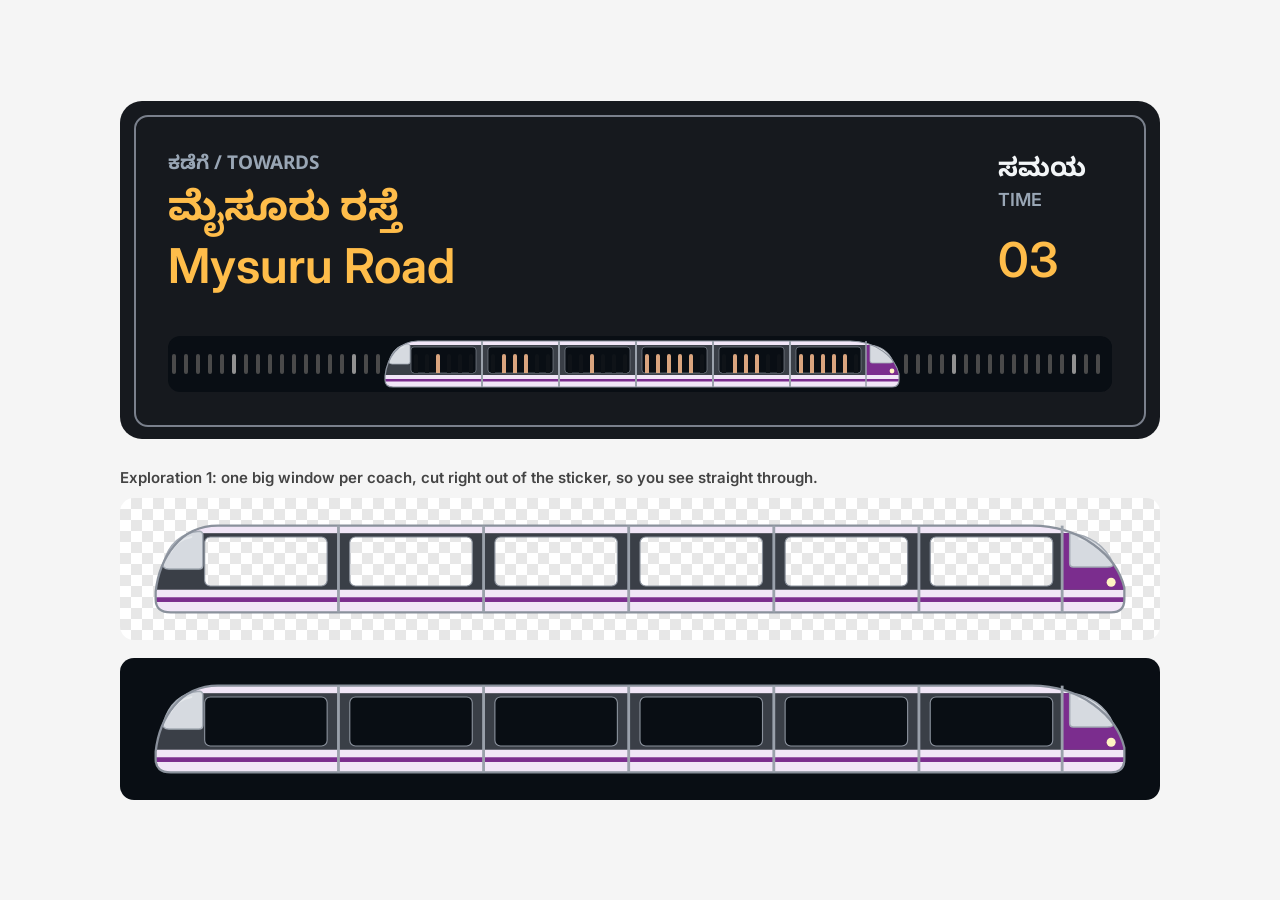
<file: boards/metro-exploration1.html>
<!doctype html>
<html lang="en">
<head>
<script>/* ?embed: transparent background for use inside the pitch deck */
if (new URLSearchParams(location.search).has('embed')) document.documentElement.classList.add('embed');</script>
<style>.embed body { background: transparent !important; padding: 8px !important; }</style>

<meta charset="utf-8">
<meta name="viewport" content="width=device-width, initial-scale=1">
<title>Exploration 1 • Namma Metro coach board (simulator) • Moving train and coach density • B-lore Jatre signboards</title>
<link rel="preconnect" href="https://fonts.googleapis.com">
<link rel="preconnect" href="https://fonts.gstatic.com" crossorigin>
<link href="https://fonts.googleapis.com/css2?family=Inter:wght@600&family=Noto+Sans+Kannada:wght@700&family=Noto+Sans:wght@700&display=swap" rel="stylesheet">
<style>
  * { box-sizing: border-box; margin: 0; }
  body {
    min-height: 100vh;
    display: flex;
    justify-content: center;
    align-items: center;
    padding: 24px;
    background: #f5f5f5;
  }
  /* scales the 1:1 Figma artboard to fit the viewport width */
  .stage { zoom: var(--fit, 1); }

  /* 37:2 board — 1040x338 (narrowed from 1440), auto-layout column, padding 48, gap 24 */
  .board {
    position: relative;
    width: 1040px; height: 338px;
    background: #16191e;
    border-radius: 22px;
    overflow: hidden;
  }
  .abs { position: absolute; }

  /* 37:3 Station destination display */
  .dest { position: absolute; left: 48px; top: 48px; width: 944px; height: 148px; overflow: hidden; }
  .txt { position: absolute; white-space: nowrap; }
  .kn { font-family: "Noto Sans", "Noto Sans Kannada", sans-serif; /* Latin glyphs from Noto Sans Bold (as in Figma), Kannada falls through */ font-weight: 700; }
  .en { font-family: "Inter", sans-serif; font-weight: 600; }
  .caption   { left: 0; top: 0;  font-size: 19px; line-height: 26px; color: #99a6b5; }  /* 37:6 */
  .name-kn   { left: 0; top: 29px; font-size: 40px; line-height: 54px; color: #ffbd4a; } /* 37:7 */
  .name-en   { left: 0; top: 88px; font-size: 48px; line-height: 58px; color: #ffbd4a; } /* 37:8 */
  .time-kn   { left: 830px; top: 0; font-size: 26px; line-height: 35px; color: #f2f5f7; } /* 37:9 */
  .time-en   { left: 830px; top: 40px; font-size: 18px; line-height: 22px; color: #99a6b5; } /* 37:10 */
  /* 41:2 Two-digit arrival countdown */
  .countdown { position: absolute; left: 830px; top: 82px; width: 114px; height: 64px; overflow: hidden; }
  .digit { position: absolute; left: 0; top: 0; white-space: nowrap; font: 600 48px/58px "Inter", sans-serif; color: #ffbd4a; }

  /* 37:4 Single train density strip */
  .strip { position: absolute; left: 48px; top: 235px; width: 944px; height: 56px;  /* exploration 1: a slim strip, same centre */ background: #090e14; border-radius: 12px; overflow: hidden; }
  /* 41:7 Grey LEDs • Moving surroundings (5400 wide, 450 LEDs, 12px pitch) */
  .track { position: absolute; left: 0; top: 0; width: 5400px; height: 56px; overflow: hidden;
           will-change: transform; }
  .track > i { position: absolute; top: 18px; width: 4px; margin-left: 2px;  /* thinner LEDs (was 8px), centred on the same pitch */ height: 20px; border-radius: 2px; }
  /* 40:16 Continuous single-hue train LED strip (stroke 1.5 inside) */
  /* train: no outline / patch — box hugs the lit LEDs (6px margin, ~one LED gap) and matches the strip bg,
     so the grey off-LEDs run right up to the first and last coach. 6 coaches × 6 LEDs */
  .train { position: absolute; left: 216px; top: 4px !important;  /* on the 12px LED grid: never half-covers a grey LED */ top: 19px; width: 516px;  /* coaches 1 LED slot apart + driver cab at the front */ height: 48px; background: #090e14; overflow: hidden; }
  .coach { z-index: 1; position: absolute; left: 13.5px; top: 0; }
  /* sticker outline: border around the train + a divider line in each empty LED slot between coaches */
  .strip::after { content: ""; position: absolute; right: 0; top: 0; width: 8px; height: 100%; background: #090e14; }  /* hides the edge LED slot */
  .train > svg { position: absolute; inset: 0; overflow: visible; pointer-events: none; }
  .train > b { position: absolute; top: 1px; width: 1.5px; height: 46px; background: #9AA1AB; z-index: 1; }
  .coach > i { position: absolute; top: 14px; height: 19px !important; border-radius: 2px 2px 0 0 !important;  /* exploration 1: same row as the track; the sticker's window edge cuts the bottoms off square */ width: 4px; margin-left: 2px;  /* thinner LEDs (was 8px), centred on the same pitch */ height: 20px; border-radius: 2px; }

  /* 37:17 Station display metal rim */
  .rim { position: absolute; left: 14px; top: 14px; width: 1012px; height: 312px; border: 2px solid #7a808c; border-radius: 14px; pointer-events: none; }

  /* ---- Figma motion (get_motion_context, one 618s looping timeline) ---- */
  /* track motion is driven by the script at the bottom (faster than the Figma 618s timeline) */
  /* Namma Metro styled sticker: light purple body, dark grey window band, purple stripe, light grey windscreens. Windows: empty var(--scene, #4a4a4a), people #FFEFA3 (packed 5/6, medium 3/6, almost empty 1/6) */
  .coach > i { background: var(--scene, #4a4a4a); }  /* windows: empty = off, full of people = solid purple; empty = see-through to the scenery behind */
  .d0000 { background: var(--scene, #4a4a4a); color: transparent; animation: kf_d0000 618s linear infinite; }
  @keyframes kf_d0000 { 0% { background-color: var(--scene, #4a4a4a); color: transparent; } 19.515% { animation-timing-function: ease-in-out; background-color: var(--scene, #4a4a4a); color: transparent; } 21.117% { background-color: var(--scene, #4a4a4a); color: transparent; } 38.932% { animation-timing-function: ease-in-out; background-color: var(--scene, #4a4a4a); color: transparent; } 40.534% { background-color: var(--scene, #4a4a4a); color: transparent; } 58.35% { animation-timing-function: ease-in-out; background-color: var(--scene, #4a4a4a); color: transparent; } 59.951% { background-color: var(--scene, #4a4a4a); color: transparent; } 100% { background-color: var(--scene, #4a4a4a); color: transparent; } }
  .d0110 { background: var(--scene, #4a4a4a); color: transparent; animation: kf_d0110 618s linear infinite; }
  @keyframes kf_d0110 { 0% { background-color: var(--scene, #4a4a4a); color: transparent; } 19.515% { animation-timing-function: ease-in-out; background-color: var(--scene, #4a4a4a); color: transparent; } 21.117% { background-color: #D08CFF; color: transparent; } 38.932% { animation-timing-function: ease-in-out; background-color: #D08CFF; color: transparent; } 40.534% { background-color: #D08CFF; color: transparent; } 58.35% { animation-timing-function: ease-in-out; background-color: #D08CFF; color: transparent; } 59.951% { background-color: var(--scene, #4a4a4a); color: transparent; } 100% { background-color: var(--scene, #4a4a4a); color: transparent; } }
  .d1010 { background: #D08CFF; color: transparent; animation: kf_d1010 618s linear infinite; }
  @keyframes kf_d1010 { 0% { background-color: #D08CFF; color: transparent; } 19.515% { animation-timing-function: ease-in-out; background-color: #D08CFF; color: transparent; } 21.117% { background-color: var(--scene, #4a4a4a); color: transparent; } 38.932% { animation-timing-function: ease-in-out; background-color: var(--scene, #4a4a4a); color: transparent; } 40.534% { background-color: #D08CFF; color: transparent; } 58.35% { animation-timing-function: ease-in-out; background-color: #D08CFF; color: transparent; } 59.951% { background-color: var(--scene, #4a4a4a); color: transparent; } 100% { background-color: var(--scene, #4a4a4a); color: transparent; } }
  .d1101 { background: #D08CFF; color: transparent; animation: kf_d1101 618s linear infinite; }
  @keyframes kf_d1101 { 0% { background-color: #D08CFF; color: transparent; } 19.515% { animation-timing-function: ease-in-out; background-color: #D08CFF; color: transparent; } 21.117% { background-color: #D08CFF; color: transparent; } 38.932% { animation-timing-function: ease-in-out; background-color: #D08CFF; color: transparent; } 40.534% { background-color: var(--scene, #4a4a4a); color: transparent; } 58.35% { animation-timing-function: ease-in-out; background-color: var(--scene, #4a4a4a); color: transparent; } 59.951% { background-color: #D08CFF; color: transparent; } 100% { background-color: #D08CFF; color: transparent; } }
  .d1111 { background: #D08CFF; color: transparent; animation: kf_d1111 618s linear infinite; }
  @keyframes kf_d1111 { 0% { background-color: #D08CFF; color: transparent; } 19.515% { animation-timing-function: ease-in-out; background-color: #D08CFF; color: transparent; } 21.117% { background-color: #D08CFF; color: transparent; } 38.932% { animation-timing-function: ease-in-out; background-color: #D08CFF; color: transparent; } 40.534% { background-color: #D08CFF; color: transparent; } 58.35% { animation-timing-function: ease-in-out; background-color: #D08CFF; color: transparent; } 59.951% { background-color: #D08CFF; color: transparent; } 100% { background-color: #D08CFF; color: transparent; } }
  .t-42_1611 { animation: kf_42_1611 618s linear infinite; }
  @keyframes kf_42_1611 { 0% { animation-timing-function: step-end; opacity: 1; } 9.709% { animation-timing-function: step-end; opacity: 0; } 77.832% { animation-timing-function: step-end; opacity: 1; } 87.54% { opacity: 0; } 100% { opacity: 0; } }
  .t-42_1602 { animation: kf_42_1602 618s linear infinite; }
  @keyframes kf_42_1602 { 0% { animation-timing-function: step-end; opacity: 0; } 9.709% { animation-timing-function: step-end; opacity: 1; } 19.417% { animation-timing-function: step-end; opacity: 0; } 87.54% { animation-timing-function: step-end; opacity: 1; } 97.249% { opacity: 0; } 100% { opacity: 0; } }
  .t-42_1593 { animation: kf_42_1593 618s linear infinite; }
  @keyframes kf_42_1593 { 0% { animation-timing-function: step-end; opacity: 0; } 19.417% { animation-timing-function: step-end; opacity: 1; } 29.126% { animation-timing-function: step-end; opacity: 0; } 97.249% { opacity: 1; } 100% { opacity: 1; } }
  .t-42_1584 { animation: kf_42_1584 618s linear infinite; }
  @keyframes kf_42_1584 { 0% { animation-timing-function: step-end; opacity: 0; } 29.126% { animation-timing-function: step-end; opacity: 1; } 38.835% { opacity: 0; } 100% { opacity: 0; } }
  .t-42_1575 { animation: kf_42_1575 618s linear infinite; }
  @keyframes kf_42_1575 { 0% { animation-timing-function: step-end; opacity: 0; } 38.835% { animation-timing-function: step-end; opacity: 1; } 48.544% { opacity: 0; } 100% { opacity: 0; } }
  .t-42_1566 { animation: kf_42_1566 618s linear infinite; }
  @keyframes kf_42_1566 { 0% { animation-timing-function: step-end; opacity: 0; } 48.544% { animation-timing-function: step-end; opacity: 1; } 58.252% { opacity: 0; } 100% { opacity: 0; } }
  .t-42_170 { animation: kf_42_170 618s linear infinite; }
  @keyframes kf_42_170 { 0% { animation-timing-function: step-end; opacity: 0; } 58.252% { animation-timing-function: step-end; opacity: 1; } 67.961% { opacity: 0; } 100% { opacity: 0; } }
  .t-42_171 { animation: kf_42_171 618s linear infinite; }
  @keyframes kf_42_171 { 0% { animation-timing-function: step-end; opacity: 0; } 67.961% { animation-timing-function: step-end; opacity: 1; } 77.67% { opacity: 0; } 100% { opacity: 0; } }
  .t-42_172 { animation: kf_42_172 618s linear infinite; }
  @keyframes kf_42_172 { 0% { animation-timing-function: step-end; opacity: 0; } 77.67% { animation-timing-function: step-end; opacity: 1; } 77.832% { opacity: 0; } 100% { opacity: 0; } }

  @media (prefers-reduced-motion: reduce) { .track, .coach > i, .digit { animation: none !important; } }
</style>
</head>
<body>
  <main class="stage">
    <section class="board" data-node-id="37:2" aria-label="Namma Metro signboard: towards Mysuru Road, train arriving in 3 minutes">
      <div class="dest" data-node-id="37:3">
        <p class="txt kn caption" lang="kn">ಕಡೆಗೆ / TOWARDS</p>
        <p class="txt kn name-kn" lang="kn">ಮೈಸೂರು ರಸ್ತೆ</p>
        <h1 class="txt en name-en">Mysuru Road</h1>
        <p class="txt kn time-kn" lang="kn">ಸಮಯ</p>
        <p class="txt en time-en">TIME</p>
        <div class="countdown" data-node-id="41:2">
        <p class="digit t-42_1611" data-node-id="42:1611">03</p>
        <p class="digit t-42_1602" data-node-id="42:1602" style="opacity:0">02</p>
        <p class="digit t-42_1593" data-node-id="42:1593" style="opacity:0">01</p>
        <p class="digit t-42_1584" data-node-id="42:1584" style="opacity:0">00</p>
        <p class="digit t-42_1575" data-node-id="42:1575" style="opacity:0">00</p>
        <p class="digit t-42_1566" data-node-id="42:1566" style="opacity:0">00</p>
        <p class="digit t-42_170" data-node-id="42:170" style="opacity:0">00</p>
        <p class="digit t-42_171" data-node-id="42:171" style="opacity:0">00</p>
        <p class="digit t-42_172" data-node-id="42:172" style="opacity:0">00</p>
        </div>
      </div>
      <div class="strip" data-node-id="37:4" aria-hidden="true">
        <div class="track" data-node-id="41:7"><i style="left:2px;background:#919191"></i><i style="left:14px;background:#4a4a4a"></i><i style="left:26px;background:#4a4a4a"></i><i style="left:38px;background:#4a4a4a"></i><i style="left:50px;background:#4a4a4a"></i><i style="left:62px;background:#4a4a4a"></i><i style="left:74px;background:#4a4a4a"></i><i style="left:86px;background:#4a4a4a"></i><i style="left:98px;background:#4a4a4a"></i><i style="left:110px;background:#4a4a4a"></i><i style="left:122px;background:#919191"></i><i style="left:134px;background:#4a4a4a"></i><i style="left:146px;background:#4a4a4a"></i><i style="left:158px;background:#4a4a4a"></i><i style="left:170px;background:#4a4a4a"></i><i style="left:182px;background:#4a4a4a"></i><i style="left:194px;background:#4a4a4a"></i><i style="left:206px;background:#4a4a4a"></i><i style="left:218px;background:#4a4a4a"></i><i style="left:230px;background:#4a4a4a"></i><i style="left:242px;background:#919191"></i><i style="left:254px;background:#4a4a4a"></i><i style="left:266px;background:#4a4a4a"></i><i style="left:278px;background:#4a4a4a"></i><i style="left:290px;background:#4a4a4a"></i><i style="left:302px;background:#4a4a4a"></i><i style="left:314px;background:#4a4a4a"></i><i style="left:326px;background:#4a4a4a"></i><i style="left:338px;background:#4a4a4a"></i><i style="left:350px;background:#4a4a4a"></i><i style="left:362px;background:#919191"></i><i style="left:374px;background:#4a4a4a"></i><i style="left:386px;background:#4a4a4a"></i><i style="left:398px;background:#4a4a4a"></i><i style="left:410px;background:#4a4a4a"></i><i style="left:422px;background:#4a4a4a"></i><i style="left:434px;background:#4a4a4a"></i><i style="left:446px;background:#4a4a4a"></i><i style="left:458px;background:#4a4a4a"></i><i style="left:470px;background:#4a4a4a"></i><i style="left:482px;background:#919191"></i><i style="left:494px;background:#4a4a4a"></i><i style="left:506px;background:#4a4a4a"></i><i style="left:518px;background:#4a4a4a"></i><i style="left:530px;background:#4a4a4a"></i><i style="left:542px;background:#4a4a4a"></i><i style="left:554px;background:#4a4a4a"></i><i style="left:566px;background:#4a4a4a"></i><i style="left:578px;background:#4a4a4a"></i><i style="left:590px;background:#4a4a4a"></i><i style="left:602px;background:#919191"></i><i style="left:614px;background:#4a4a4a"></i><i style="left:626px;background:#4a4a4a"></i><i style="left:638px;background:#4a4a4a"></i><i style="left:650px;background:#4a4a4a"></i><i style="left:662px;background:#4a4a4a"></i><i style="left:674px;background:#4a4a4a"></i><i style="left:686px;background:#4a4a4a"></i><i style="left:698px;background:#4a4a4a"></i><i style="left:710px;background:#4a4a4a"></i><i style="left:722px;background:#919191"></i><i style="left:734px;background:#4a4a4a"></i><i style="left:746px;background:#4a4a4a"></i><i style="left:758px;background:#4a4a4a"></i><i style="left:770px;background:#4a4a4a"></i><i style="left:782px;background:#4a4a4a"></i><i style="left:794px;background:#4a4a4a"></i><i style="left:806px;background:#4a4a4a"></i><i style="left:818px;background:#4a4a4a"></i><i style="left:830px;background:#4a4a4a"></i><i style="left:842px;background:#919191"></i><i style="left:854px;background:#4a4a4a"></i><i style="left:866px;background:#4a4a4a"></i><i style="left:878px;background:#4a4a4a"></i><i style="left:890px;background:#4a4a4a"></i><i style="left:902px;background:#4a4a4a"></i><i style="left:914px;background:#4a4a4a"></i><i style="left:926px;background:#4a4a4a"></i><i style="left:938px;background:#4a4a4a"></i><i style="left:950px;background:#4a4a4a"></i><i style="left:962px;background:#919191"></i><i style="left:974px;background:#4a4a4a"></i><i style="left:986px;background:#4a4a4a"></i><i style="left:998px;background:#4a4a4a"></i><i style="left:1010px;background:#4a4a4a"></i><i style="left:1022px;background:#4a4a4a"></i><i style="left:1034px;background:#4a4a4a"></i><i style="left:1046px;background:#4a4a4a"></i><i style="left:1058px;background:#4a4a4a"></i><i style="left:1070px;background:#4a4a4a"></i><i style="left:1082px;background:#919191"></i><i style="left:1094px;background:#4a4a4a"></i><i style="left:1106px;background:#4a4a4a"></i><i style="left:1118px;background:#4a4a4a"></i><i style="left:1130px;background:#4a4a4a"></i><i style="left:1142px;background:#4a4a4a"></i><i style="left:1154px;background:#4a4a4a"></i><i style="left:1166px;background:#4a4a4a"></i><i style="left:1178px;background:#4a4a4a"></i><i style="left:1190px;background:#4a4a4a"></i><i style="left:1202px;background:#919191"></i><i style="left:1214px;background:#4a4a4a"></i><i style="left:1226px;background:#4a4a4a"></i><i style="left:1238px;background:#4a4a4a"></i><i style="left:1250px;background:#4a4a4a"></i><i style="left:1262px;background:#4a4a4a"></i><i style="left:1274px;background:#4a4a4a"></i><i style="left:1286px;background:#4a4a4a"></i><i style="left:1298px;background:#4a4a4a"></i><i style="left:1310px;background:#4a4a4a"></i><i style="left:1322px;background:#919191"></i><i style="left:1334px;background:#4a4a4a"></i><i style="left:1346px;background:#4a4a4a"></i><i style="left:1358px;background:#4a4a4a"></i><i style="left:1370px;background:#4a4a4a"></i><i style="left:1382px;background:#4a4a4a"></i><i style="left:1394px;background:#4a4a4a"></i><i style="left:1406px;background:#4a4a4a"></i><i style="left:1418px;background:#4a4a4a"></i><i style="left:1430px;background:#4a4a4a"></i><i style="left:1442px;background:#919191"></i><i style="left:1454px;background:#4a4a4a"></i><i style="left:1466px;background:#4a4a4a"></i><i style="left:1478px;background:#4a4a4a"></i><i style="left:1490px;background:#4a4a4a"></i><i style="left:1502px;background:#4a4a4a"></i><i style="left:1514px;background:#4a4a4a"></i><i style="left:1526px;background:#4a4a4a"></i><i style="left:1538px;background:#4a4a4a"></i><i style="left:1550px;background:#4a4a4a"></i><i style="left:1562px;background:#919191"></i><i style="left:1574px;background:#4a4a4a"></i><i style="left:1586px;background:#4a4a4a"></i><i style="left:1598px;background:#4a4a4a"></i><i style="left:1610px;background:#4a4a4a"></i><i style="left:1622px;background:#4a4a4a"></i><i style="left:1634px;background:#4a4a4a"></i><i style="left:1646px;background:#4a4a4a"></i><i style="left:1658px;background:#4a4a4a"></i><i style="left:1670px;background:#4a4a4a"></i><i style="left:1682px;background:#919191"></i><i style="left:1694px;background:#4a4a4a"></i><i style="left:1706px;background:#4a4a4a"></i><i style="left:1718px;background:#4a4a4a"></i><i style="left:1730px;background:#4a4a4a"></i><i style="left:1742px;background:#4a4a4a"></i><i style="left:1754px;background:#4a4a4a"></i><i style="left:1766px;background:#4a4a4a"></i><i style="left:1778px;background:#4a4a4a"></i><i style="left:1790px;background:#4a4a4a"></i><i style="left:1802px;background:#919191"></i><i style="left:1814px;background:#4a4a4a"></i><i style="left:1826px;background:#4a4a4a"></i><i style="left:1838px;background:#4a4a4a"></i><i style="left:1850px;background:#4a4a4a"></i><i style="left:1862px;background:#4a4a4a"></i><i style="left:1874px;background:#4a4a4a"></i><i style="left:1886px;background:#4a4a4a"></i><i style="left:1898px;background:#4a4a4a"></i><i style="left:1910px;background:#4a4a4a"></i><i style="left:1922px;background:#919191"></i><i style="left:1934px;background:#4a4a4a"></i><i style="left:1946px;background:#4a4a4a"></i><i style="left:1958px;background:#4a4a4a"></i><i style="left:1970px;background:#4a4a4a"></i><i style="left:1982px;background:#4a4a4a"></i><i style="left:1994px;background:#4a4a4a"></i><i style="left:2006px;background:#4a4a4a"></i><i style="left:2018px;background:#4a4a4a"></i><i style="left:2030px;background:#4a4a4a"></i><i style="left:2042px;background:#919191"></i><i style="left:2054px;background:#4a4a4a"></i><i style="left:2066px;background:#4a4a4a"></i><i style="left:2078px;background:#4a4a4a"></i><i style="left:2090px;background:#4a4a4a"></i><i style="left:2102px;background:#4a4a4a"></i><i style="left:2114px;background:#4a4a4a"></i><i style="left:2126px;background:#4a4a4a"></i><i style="left:2138px;background:#4a4a4a"></i><i style="left:2150px;background:#4a4a4a"></i><i style="left:2162px;background:#919191"></i><i style="left:2174px;background:#4a4a4a"></i><i style="left:2186px;background:#4a4a4a"></i><i style="left:2198px;background:#4a4a4a"></i><i style="left:2210px;background:#4a4a4a"></i><i style="left:2222px;background:#4a4a4a"></i><i style="left:2234px;background:#4a4a4a"></i><i style="left:2246px;background:#4a4a4a"></i><i style="left:2258px;background:#4a4a4a"></i><i style="left:2270px;background:#4a4a4a"></i><i style="left:2282px;background:#919191"></i><i style="left:2294px;background:#4a4a4a"></i><i style="left:2306px;background:#4a4a4a"></i><i style="left:2318px;background:#4a4a4a"></i><i style="left:2330px;background:#4a4a4a"></i><i style="left:2342px;background:#4a4a4a"></i><i style="left:2354px;background:#4a4a4a"></i><i style="left:2366px;background:#4a4a4a"></i><i style="left:2378px;background:#4a4a4a"></i><i style="left:2390px;background:#4a4a4a"></i><i style="left:2402px;background:#919191"></i><i style="left:2414px;background:#4a4a4a"></i><i style="left:2426px;background:#4a4a4a"></i><i style="left:2438px;background:#4a4a4a"></i><i style="left:2450px;background:#4a4a4a"></i><i style="left:2462px;background:#4a4a4a"></i><i style="left:2474px;background:#4a4a4a"></i><i style="left:2486px;background:#4a4a4a"></i><i style="left:2498px;background:#4a4a4a"></i><i style="left:2510px;background:#4a4a4a"></i><i style="left:2522px;background:#919191"></i><i style="left:2534px;background:#4a4a4a"></i><i style="left:2546px;background:#4a4a4a"></i><i style="left:2558px;background:#4a4a4a"></i><i style="left:2570px;background:#4a4a4a"></i><i style="left:2582px;background:#4a4a4a"></i><i style="left:2594px;background:#4a4a4a"></i><i style="left:2606px;background:#4a4a4a"></i><i style="left:2618px;background:#4a4a4a"></i><i style="left:2630px;background:#4a4a4a"></i><i style="left:2642px;background:#919191"></i><i style="left:2654px;background:#4a4a4a"></i><i style="left:2666px;background:#4a4a4a"></i><i style="left:2678px;background:#4a4a4a"></i><i style="left:2690px;background:#4a4a4a"></i><i style="left:2702px;background:#4a4a4a"></i><i style="left:2714px;background:#4a4a4a"></i><i style="left:2726px;background:#4a4a4a"></i><i style="left:2738px;background:#4a4a4a"></i><i style="left:2750px;background:#4a4a4a"></i><i style="left:2762px;background:#919191"></i><i style="left:2774px;background:#4a4a4a"></i><i style="left:2786px;background:#4a4a4a"></i><i style="left:2798px;background:#4a4a4a"></i><i style="left:2810px;background:#4a4a4a"></i><i style="left:2822px;background:#4a4a4a"></i><i style="left:2834px;background:#4a4a4a"></i><i style="left:2846px;background:#4a4a4a"></i><i style="left:2858px;background:#4a4a4a"></i><i style="left:2870px;background:#4a4a4a"></i><i style="left:2882px;background:#919191"></i><i style="left:2894px;background:#4a4a4a"></i><i style="left:2906px;background:#4a4a4a"></i><i style="left:2918px;background:#4a4a4a"></i><i style="left:2930px;background:#4a4a4a"></i><i style="left:2942px;background:#4a4a4a"></i><i style="left:2954px;background:#4a4a4a"></i><i style="left:2966px;background:#4a4a4a"></i><i style="left:2978px;background:#4a4a4a"></i><i style="left:2990px;background:#4a4a4a"></i><i style="left:3002px;background:#919191"></i><i style="left:3014px;background:#4a4a4a"></i><i style="left:3026px;background:#4a4a4a"></i><i style="left:3038px;background:#4a4a4a"></i><i style="left:3050px;background:#4a4a4a"></i><i style="left:3062px;background:#4a4a4a"></i><i style="left:3074px;background:#4a4a4a"></i><i style="left:3086px;background:#4a4a4a"></i><i style="left:3098px;background:#4a4a4a"></i><i style="left:3110px;background:#4a4a4a"></i><i style="left:3122px;background:#919191"></i><i style="left:3134px;background:#4a4a4a"></i><i style="left:3146px;background:#4a4a4a"></i><i style="left:3158px;background:#4a4a4a"></i><i style="left:3170px;background:#4a4a4a"></i><i style="left:3182px;background:#4a4a4a"></i><i style="left:3194px;background:#4a4a4a"></i><i style="left:3206px;background:#4a4a4a"></i><i style="left:3218px;background:#4a4a4a"></i><i style="left:3230px;background:#4a4a4a"></i><i style="left:3242px;background:#919191"></i><i style="left:3254px;background:#4a4a4a"></i><i style="left:3266px;background:#4a4a4a"></i><i style="left:3278px;background:#4a4a4a"></i><i style="left:3290px;background:#4a4a4a"></i><i style="left:3302px;background:#4a4a4a"></i><i style="left:3314px;background:#4a4a4a"></i><i style="left:3326px;background:#4a4a4a"></i><i style="left:3338px;background:#4a4a4a"></i><i style="left:3350px;background:#4a4a4a"></i><i style="left:3362px;background:#919191"></i><i style="left:3374px;background:#4a4a4a"></i><i style="left:3386px;background:#4a4a4a"></i><i style="left:3398px;background:#4a4a4a"></i><i style="left:3410px;background:#4a4a4a"></i><i style="left:3422px;background:#4a4a4a"></i><i style="left:3434px;background:#4a4a4a"></i><i style="left:3446px;background:#4a4a4a"></i><i style="left:3458px;background:#4a4a4a"></i><i style="left:3470px;background:#4a4a4a"></i><i style="left:3482px;background:#919191"></i><i style="left:3494px;background:#4a4a4a"></i><i style="left:3506px;background:#4a4a4a"></i><i style="left:3518px;background:#4a4a4a"></i><i style="left:3530px;background:#4a4a4a"></i><i style="left:3542px;background:#4a4a4a"></i><i style="left:3554px;background:#4a4a4a"></i><i style="left:3566px;background:#4a4a4a"></i><i style="left:3578px;background:#4a4a4a"></i><i style="left:3590px;background:#4a4a4a"></i><i style="left:3602px;background:#919191"></i><i style="left:3614px;background:#4a4a4a"></i><i style="left:3626px;background:#4a4a4a"></i><i style="left:3638px;background:#4a4a4a"></i><i style="left:3650px;background:#4a4a4a"></i><i style="left:3662px;background:#4a4a4a"></i><i style="left:3674px;background:#4a4a4a"></i><i style="left:3686px;background:#4a4a4a"></i><i style="left:3698px;background:#4a4a4a"></i><i style="left:3710px;background:#4a4a4a"></i><i style="left:3722px;background:#919191"></i><i style="left:3734px;background:#4a4a4a"></i><i style="left:3746px;background:#4a4a4a"></i><i style="left:3758px;background:#4a4a4a"></i><i style="left:3770px;background:#4a4a4a"></i><i style="left:3782px;background:#4a4a4a"></i><i style="left:3794px;background:#4a4a4a"></i><i style="left:3806px;background:#4a4a4a"></i><i style="left:3818px;background:#4a4a4a"></i><i style="left:3830px;background:#4a4a4a"></i><i style="left:3842px;background:#919191"></i><i style="left:3854px;background:#4a4a4a"></i><i style="left:3866px;background:#4a4a4a"></i><i style="left:3878px;background:#4a4a4a"></i><i style="left:3890px;background:#4a4a4a"></i><i style="left:3902px;background:#4a4a4a"></i><i style="left:3914px;background:#4a4a4a"></i><i style="left:3926px;background:#4a4a4a"></i><i style="left:3938px;background:#4a4a4a"></i><i style="left:3950px;background:#4a4a4a"></i><i style="left:3962px;background:#919191"></i><i style="left:3974px;background:#4a4a4a"></i><i style="left:3986px;background:#4a4a4a"></i><i style="left:3998px;background:#4a4a4a"></i><i style="left:4010px;background:#4a4a4a"></i><i style="left:4022px;background:#4a4a4a"></i><i style="left:4034px;background:#4a4a4a"></i><i style="left:4046px;background:#4a4a4a"></i><i style="left:4058px;background:#4a4a4a"></i><i style="left:4070px;background:#4a4a4a"></i><i style="left:4082px;background:#919191"></i><i style="left:4094px;background:#4a4a4a"></i><i style="left:4106px;background:#4a4a4a"></i><i style="left:4118px;background:#4a4a4a"></i><i style="left:4130px;background:#4a4a4a"></i><i style="left:4142px;background:#4a4a4a"></i><i style="left:4154px;background:#4a4a4a"></i><i style="left:4166px;background:#4a4a4a"></i><i style="left:4178px;background:#4a4a4a"></i><i style="left:4190px;background:#4a4a4a"></i><i style="left:4202px;background:#919191"></i><i style="left:4214px;background:#4a4a4a"></i><i style="left:4226px;background:#4a4a4a"></i><i style="left:4238px;background:#4a4a4a"></i><i style="left:4250px;background:#4a4a4a"></i><i style="left:4262px;background:#4a4a4a"></i><i style="left:4274px;background:#4a4a4a"></i><i style="left:4286px;background:#4a4a4a"></i><i style="left:4298px;background:#4a4a4a"></i><i style="left:4310px;background:#4a4a4a"></i><i style="left:4322px;background:#919191"></i><i style="left:4334px;background:#4a4a4a"></i><i style="left:4346px;background:#4a4a4a"></i><i style="left:4358px;background:#4a4a4a"></i><i style="left:4370px;background:#4a4a4a"></i><i style="left:4382px;background:#4a4a4a"></i><i style="left:4394px;background:#4a4a4a"></i><i style="left:4406px;background:#4a4a4a"></i><i style="left:4418px;background:#4a4a4a"></i><i style="left:4430px;background:#4a4a4a"></i><i style="left:4442px;background:#919191"></i><i style="left:4454px;background:#4a4a4a"></i><i style="left:4466px;background:#4a4a4a"></i><i style="left:4478px;background:#4a4a4a"></i><i style="left:4490px;background:#4a4a4a"></i><i style="left:4502px;background:#4a4a4a"></i><i style="left:4514px;background:#4a4a4a"></i><i style="left:4526px;background:#4a4a4a"></i><i style="left:4538px;background:#4a4a4a"></i><i style="left:4550px;background:#4a4a4a"></i><i style="left:4562px;background:#919191"></i><i style="left:4574px;background:#4a4a4a"></i><i style="left:4586px;background:#4a4a4a"></i><i style="left:4598px;background:#4a4a4a"></i><i style="left:4610px;background:#4a4a4a"></i><i style="left:4622px;background:#4a4a4a"></i><i style="left:4634px;background:#4a4a4a"></i><i style="left:4646px;background:#4a4a4a"></i><i style="left:4658px;background:#4a4a4a"></i><i style="left:4670px;background:#4a4a4a"></i><i style="left:4682px;background:#919191"></i><i style="left:4694px;background:#4a4a4a"></i><i style="left:4706px;background:#4a4a4a"></i><i style="left:4718px;background:#4a4a4a"></i><i style="left:4730px;background:#4a4a4a"></i><i style="left:4742px;background:#4a4a4a"></i><i style="left:4754px;background:#4a4a4a"></i><i style="left:4766px;background:#4a4a4a"></i><i style="left:4778px;background:#4a4a4a"></i><i style="left:4790px;background:#4a4a4a"></i><i style="left:4802px;background:#919191"></i><i style="left:4814px;background:#4a4a4a"></i><i style="left:4826px;background:#4a4a4a"></i><i style="left:4838px;background:#4a4a4a"></i><i style="left:4850px;background:#4a4a4a"></i><i style="left:4862px;background:#4a4a4a"></i><i style="left:4874px;background:#4a4a4a"></i><i style="left:4886px;background:#4a4a4a"></i><i style="left:4898px;background:#4a4a4a"></i><i style="left:4910px;background:#4a4a4a"></i><i style="left:4922px;background:#919191"></i><i style="left:4934px;background:#4a4a4a"></i><i style="left:4946px;background:#4a4a4a"></i><i style="left:4958px;background:#4a4a4a"></i><i style="left:4970px;background:#4a4a4a"></i><i style="left:4982px;background:#4a4a4a"></i><i style="left:4994px;background:#4a4a4a"></i><i style="left:5006px;background:#4a4a4a"></i><i style="left:5018px;background:#4a4a4a"></i><i style="left:5030px;background:#4a4a4a"></i><i style="left:5042px;background:#919191"></i><i style="left:5054px;background:#4a4a4a"></i><i style="left:5066px;background:#4a4a4a"></i><i style="left:5078px;background:#4a4a4a"></i><i style="left:5090px;background:#4a4a4a"></i><i style="left:5102px;background:#4a4a4a"></i><i style="left:5114px;background:#4a4a4a"></i><i style="left:5126px;background:#4a4a4a"></i><i style="left:5138px;background:#4a4a4a"></i><i style="left:5150px;background:#4a4a4a"></i><i style="left:5162px;background:#919191"></i><i style="left:5174px;background:#4a4a4a"></i><i style="left:5186px;background:#4a4a4a"></i><i style="left:5198px;background:#4a4a4a"></i><i style="left:5210px;background:#4a4a4a"></i><i style="left:5222px;background:#4a4a4a"></i><i style="left:5234px;background:#4a4a4a"></i><i style="left:5246px;background:#4a4a4a"></i><i style="left:5258px;background:#4a4a4a"></i><i style="left:5270px;background:#4a4a4a"></i><i style="left:5282px;background:#919191"></i><i style="left:5294px;background:#4a4a4a"></i><i style="left:5306px;background:#4a4a4a"></i><i style="left:5318px;background:#4a4a4a"></i><i style="left:5330px;background:#4a4a4a"></i><i style="left:5342px;background:#4a4a4a"></i><i style="left:5354px;background:#4a4a4a"></i><i style="left:5366px;background:#4a4a4a"></i><i style="left:5378px;background:#4a4a4a"></i><i style="left:5390px;background:#4a4a4a"></i></div>
        <div class="train" data-node-id="40:16">
        <div class="coach coach-1" data-name="Coach 1" style="--base:#7b2d8e"><i class="d1111" style="left:399.5px"></i><i class="d1111" style="left:410.5px"></i><i class="d1111" style="left:421.5px"></i><i class="d1111" style="left:432.5px"></i><i class="d1111" style="left:443.5px"></i><i class="d0000" style="left:454.5px"></i></div>
        <div class="coach coach-2" data-name="Coach 2" style="--base:#ba68d0"><i class="d0000" style="left:322.5px"></i><i class="d1010" style="left:333.5px"></i><i class="d1111" style="left:344.5px"></i><i class="d1010" style="left:355.5px"></i><i class="d0000" style="left:366.5px"></i><i class="d0000" style="left:377.5px"></i></div>
        <div class="coach coach-3" data-name="Coach 3" style="--base:#7b2d8e"><i class="d1111" style="left:245.5px"></i><i class="d1111" style="left:256.5px"></i><i class="d1111" style="left:267.5px"></i><i class="d1111" style="left:278.5px"></i><i class="d1111" style="left:289.5px"></i><i class="d0000" style="left:300.5px"></i></div>
        <div class="coach coach-4" data-name="Coach 4" style="--base:#f5cdf2"><i class="d0000" style="left:168.5px"></i><i class="d0110" style="left:179.5px"></i><i class="d1111" style="left:190.5px"></i><i class="d0110" style="left:201.5px"></i><i class="d0000" style="left:212.5px"></i><i class="d0000" style="left:223.5px"></i></div>
        <div class="coach coach-5" data-name="Coach 5" style="--base:#ba68d0"><i class="d0000" style="left:91.5px"></i><i class="d1101" style="left:102.5px"></i><i class="d1111" style="left:113.5px"></i><i class="d1101" style="left:124.5px"></i><i class="d0000" style="left:135.5px"></i><i class="d0000" style="left:146.5px"></i></div>
        <div class="coach coach-6" data-name="Coach 6" style="--base:#f5cdf2"><i class="d0000" style="left:14.5px"></i><i class="d0000" style="left:25.5px"></i><i class="d1111" style="left:36.5px"></i><i class="d0000" style="left:47.5px"></i><i class="d0000" style="left:58.5px"></i><i class="d0000" style="left:69.5px"></i></div>
        <svg width="516" height="48" viewBox="0 0 516 48" fill="none"><defs><linearGradient id="steel" x1="0" y1="0" x2="0" y2="1"><stop offset="0" stop-color="#F1E6F7"/><stop offset=".55" stop-color="#F1E6F7"/><stop offset="1" stop-color="#F1E6F7"/></linearGradient><mask id="coachwin" maskUnits="userSpaceOnUse" x="-4" y="-4" width="524" height="56"><rect x="-4" y="-4" width="524" height="56" fill="#fff"/><rect x="27" y="7" width="65" height="26" rx="3" fill="#000"/><rect x="104" y="7" width="65" height="26" rx="3" fill="#000"/><rect x="181" y="7" width="65" height="26" rx="3" fill="#000"/><rect x="258" y="7" width="65" height="26" rx="3" fill="#000"/><rect x="335" y="7" width="65" height="26" rx="3" fill="#000"/><rect x="412" y="7" width="65" height="26" rx="3" fill="#000"/></mask><clipPath id="bodyclip"><path d="M34 1H466C492 1 511 17 515 34V40Q515 47 508 47H9Q1 47 1 40V36C3 18 14 1 34 1Z"/></clipPath></defs><g mask="url(#coachwin)"><path d="M34 1H466C492 1 511 17 515 34V40Q515 47 508 47H9Q1 47 1 40V36C3 18 14 1 34 1Z" fill="url(#steel)"/><g clip-path="url(#bodyclip)"><rect x="0" y="5" width="516" height="30" fill="#3A3F47"/><rect x="482" y="5" width="34" height="30" fill="#7B2D8E"/><rect x="0" y="39" width="516" height="2.5" fill="#7B2D8E"/></g></g><rect x="27" y="7" width="65" height="26" rx="3" fill="none" stroke="#8A919C" stroke-width=".6"/><rect x="104" y="7" width="65" height="26" rx="3" fill="none" stroke="#8A919C" stroke-width=".6"/><rect x="181" y="7" width="65" height="26" rx="3" fill="none" stroke="#8A919C" stroke-width=".6"/><rect x="258" y="7" width="65" height="26" rx="3" fill="none" stroke="#8A919C" stroke-width=".6"/><rect x="335" y="7" width="65" height="26" rx="3" fill="none" stroke="#8A919C" stroke-width=".6"/><rect x="412" y="7" width="65" height="26" rx="3" fill="none" stroke="#8A919C" stroke-width=".6"/><path d="M24 4C14 5 8 11 5 21Q4.5 24 8 24H24Q26 24 26 22V6Q26 4 24 4Z" fill="#D6DAE0" stroke="#A3AAB4" stroke-width=".8"/><path d="M20 7C14 8 11 11 9 15" stroke="#FFFFFF" stroke-opacity=".35" stroke-width="1" stroke-linecap="round"/><path d="M486 5C497 6 505 12 509 21Q509.5 23 506 23H488Q486 23 486 21V7Q486 5 486 5Z" fill="#D6DAE0" stroke="#A3AAB4" stroke-width=".8"/><path d="M491 8C498 9 502 12 505 17" stroke="#FFFFFF" stroke-opacity=".35" stroke-width="1" stroke-linecap="round"/><path d="M34 1H466C492 1 511 17 515 34V40Q515 47 508 47H9Q1 47 1 40V36C3 18 14 1 34 1Z" stroke="#8A919C" stroke-width="1.2" stroke-linejoin="round"/><path d="M482 1V47" stroke="#9AA1AB" stroke-width="1.5"/><circle cx="508" cy="31" r="2.4" fill="#FFF4C2"/></svg><b style="left:97.25px"></b><b style="left:174.25px"></b><b style="left:251.25px"></b><b style="left:328.25px"></b><b style="left:405.25px"></b>
        </div>
      </div>
      <div class="rim" data-node-id="37:17"></div>
    </section>
  </main>
  <section class="solo" aria-label="The train sticker on its own">
    <p>Exploration 1: one big window per coach, cut right out of the sticker, so you see straight through.</p>
    <div class="solo-pair"><div class="solo-bg check"></div><div class="solo-bg bare"></div></div>
  </section>
<style>
  body { flex-direction: column; gap: 28px; }
  .embed .solo { display: none; }
  .solo { width: 1040px; font: 600 15px/1.4 Inter, sans-serif; color: #444; }
  .solo-pair { display: grid; gap: 18px; margin-top: 10px; }
  .solo-bg { padding: 22px 30px; border-radius: 14px; }
  .solo-bg.check { background: repeating-conic-gradient(#e7e7e7 0 25%, #fff 0 50%) 0 0 / 22px 22px; }
  .solo-bg.bare { background: #090e14; }
  .solo-bg svg { display: block; width: 100%; height: auto; overflow: visible; }
</style>
<script>
  /* the sticker alone: a copy of the board's train sticker (with its coach dividers), on a checkerboard
     (to show the see-through windows) and on the bare strip */
  document.querySelectorAll('.solo-bg').forEach((bg) => {
    const svg = document.querySelector('.train > svg').cloneNode(true);
    svg.setAttribute('viewBox', '-2 -2 520 52'); svg.removeAttribute('width'); svg.removeAttribute('height');
    document.querySelectorAll('.train > b').forEach((b) => {
      const r = document.createElementNS('http://www.w3.org/2000/svg', 'rect');
      Object.entries({ x: parseFloat(b.style.left), y: 1, width: 1.5, height: 46, fill: '#9AA1AB' }).forEach(([k, v]) => r.setAttribute(k, v));
      svg.appendChild(r);
    });
    bg.appendChild(svg);
  });
</script>
<script>
  const fit = () => {
    const s = document.documentElement.classList.contains('embed') ? (innerWidth - 16) / 1040 : Math.min(1, (innerWidth - 48) / 1040);
    document.documentElement.style.setProperty('--fit', s);
  };
  addEventListener('resize', fit); fit();
</script>
<script>
  /* Metro coach board, simulator build. The train runs; on "next stop" it slows, stops, people get on
     and off every coach at the same time (clusters grow from each coach's middle window and shrink
     from their ends), then it speeds up again. Coaches can fill a lot at a stop but drain at most one
     level. Parent page API:
       postMessage({ sim: 'metro', cmd: 'stop', levels: ['H','M','L', ...6] })   // stop and change to these
       postMessage({ sim: 'metro', cmd: 'pause', levels })   // stop at once; people get on/off to `levels`; stay stopped
       postMessage({ sim: 'metro', cmd: 'play' })            // run at once
     The board answers with { from: 'metro', levels, busy, moving } whenever its state changes.
     The arrival countdown ticks down exactly once per real minute: 03, 02, 01, 00, then the next train from 06 down to 00, and again from 06. */
  (() => {
    const track = document.querySelector('.track');
    const STEP = 70, SKIN = '#D9A47E', OFFC = '#0F1318'   /* exploration 1: empty spots inside the windows look OFF: barely above the strip's own black (#090e14) */;
    const COUNT = { H: 5, M: 3, L: 1 }, ORDER = [2, 1, 3, 0, 4, 5];
    const RANK = Object.fromEntries(ORDER.map((led, r) => [led, r]));
    const RANKV = { L: 0, M: 1, H: 2 }, BYV = ['L', 'M', 'H'];
    const litFor = lv => lv.map(l => [...Array(6)].map((_, j) => RANK[j] < COUNT[l]));
    let levels = ['H', 'M', 'H', 'L', 'M', 'L'];
    let lit = litFor(levels);
    const coachHoles = [...Array(6)].map((_, c) => [...document.querySelectorAll(`.coach-${c + 1} > i`)]);
    coachHoles.flat().forEach(h => { h.style.animation = 'none'; });

    let step = 0; const queue = [];                    // queued frames: { move: bool, change?: [c, j, on] }
    const GAPS = [1, 1, 2, 2, 3, 3, 4, 5, 6, 8];
    const decel = () => { for (const g of GAPS) { for (let i = 1; i < g; i++) queue.push({ move: false }); queue.push({ move: true }); } };
    const accel = () => { for (const g of [...GAPS].reverse()) { for (let i = 1; i < g; i++) queue.push({ move: false }); queue.push({ move: true }); } };
    const stopFrames = (from, to, n = 60) => {
      const f = [...Array(n)].map(() => ({ move: false, changes: [] }));
      for (let c = 0; c < 6; c++) {
        const seats = [...Array(6).keys()];
        const ons = seats.filter(j => to[c][j] && !from[c][j]).sort((x, y) => RANK[x] - RANK[y]);
        const offs = seats.filter(j => !to[c][j] && from[c][j]).sort((x, y) => RANK[y] - RANK[x]);
        const list = [...ons, ...offs], lead = 6 + Math.floor(Math.random() * 6);
        list.forEach((j, k) => f[Math.round(lead + (k + 0.5) * (n - lead - 10) / list.length)].changes.push([c, j, to[c][j]]));
      }
      queue.push(...f);
    };
    // a stop, in two clear beats: first people get OFF (quickly, every coach empties a level so the
    // lit windows visibly go dark), a short pause, then people get ON up to the new crowd level.
    const stopSeq = (fromLv, toLv, n = 64) => {
      const mid = fromLv.map((f, c) => BYV[Math.max(0, Math.min(RANKV[f], RANKV[toLv[c]]) - 1)]);
      const A = litFor(fromLv), M = litFor(mid), B = litFor(toLv);
      const f = [...Array(n)].map(() => ({ move: false, changes: [] }));
      const spread = (list, a, b, c, val) => list.forEach((j, k) => f[Math.round(a + (k + 0.5) * (b - a) / list.length)].changes.push([c, j, val]));
      for (let c = 0; c < 6; c++) {
        const seats = [...Array(6).keys()];
        spread(seats.filter(j => A[c][j] && !M[c][j]).sort((x, y) => RANK[y] - RANK[x]), 2, 16, c, false);   // getting off: fast
        spread(seats.filter(j => B[c][j] && !M[c][j]).sort((x, y) => RANK[x] - RANK[y]), 26, n - 6, c, true); // getting on
      }
      queue.push(...f);
    };
    let busy = false, moving = true;
    const report = () => parent.postMessage({ from: 'metro', levels, busy, moving }, '*');
    const goTo = (want) => {
      if (busy) return;
      // drain at most one level per stop
      const next = want.map((w, c) => RANKV[w] < RANKV[levels[c]] - 1 ? BYV[RANKV[levels[c]] - 1] : w);
      const from = litFor(levels), to = litFor(next);
      busy = true; report();
      decel(); stopSeq(levels, next); accel();
      queue.push({ done: next });
    };
    const clampDrain = (want) => want.map((w, c) => RANKV[w] < RANKV[levels[c]] - 1 ? BYV[RANKV[levels[c]] - 1] : w);
    const pause = (want) => {                       // stop at a station and stay there
      if (busy || !moving) return;
      const next = clampDrain(want || levels);
      busy = true; report();
      queue.push({ halt: true }); stopSeq(levels, next);   // stops at once: off first, then on
      queue.push({ done: next });
    };
    const play = () => { if (moving) return; queue.length = 0; lit = litFor(levels); moving = true; busy = false; report(); };   // starts at once
    addEventListener('message', (e) => {
      const d = e.data; if (!d || d.sim !== 'metro') return;
      if (d.cmd === 'stop' && Array.isArray(d.levels)) goTo(d.levels);
      if (d.cmd === 'pause') pause(d.levels);
      if (d.cmd === 'play') play();
    });

    // countdown: exactly one step per real minute
    const digits = [...document.querySelectorAll('.countdown .digit')];
    digits.forEach((dg, i) => { dg.style.animation = 'none'; dg.style.opacity = i ? 0 : 1; });
    const t0 = performance.now();
    const tickClock = () => { const n = Math.floor((performance.now() - t0) / 60000), m = n <= 3 ? 3 - n : 6 - ((n - 4) % 7);   /* 03 … 00, then the next train: 06 … 00, and again from 06 */ if (digits[0].textContent !== '0' + m) digits[0].textContent = '0' + m; };
    tickClock(); setInterval(tickClock, 250);

    const greys = [...track.children].map(i => i.style.background);
    const paint = () => {
      track.style.transform = `translateX(${-12 * (step % 10)}px)`;
      coachHoles.forEach((hs, c) => hs.forEach((h, j) => { h.style.background = lit[c][j] ? SKIN : OFFC; }));
    };
    let lastT = performance.now(), acc = 0;
    const tick = (now) => {
      acc += now - lastT; lastT = now;
      while (acc >= STEP) {
        acc -= STEP;
        const fr = queue.shift();
        if (!fr) { if (moving) step++; }               // running freely (or standing at a station)
        else {
          if (fr.move) step++;
          (fr.changes || []).forEach(([c, j, on]) => { lit[c][j] = on; });
          if (fr.halt) { moving = false; report(); }
          if (fr.resume) { moving = true; busy = false; report(); }
          if (fr.done) { levels = fr.done; busy = false; report(); }
        }
      }
      paint();
      requestAnimationFrame(tick);
    };
    paint(); report();
    requestAnimationFrame(tick);
  })();
</script>
</body>
</html>
</file>
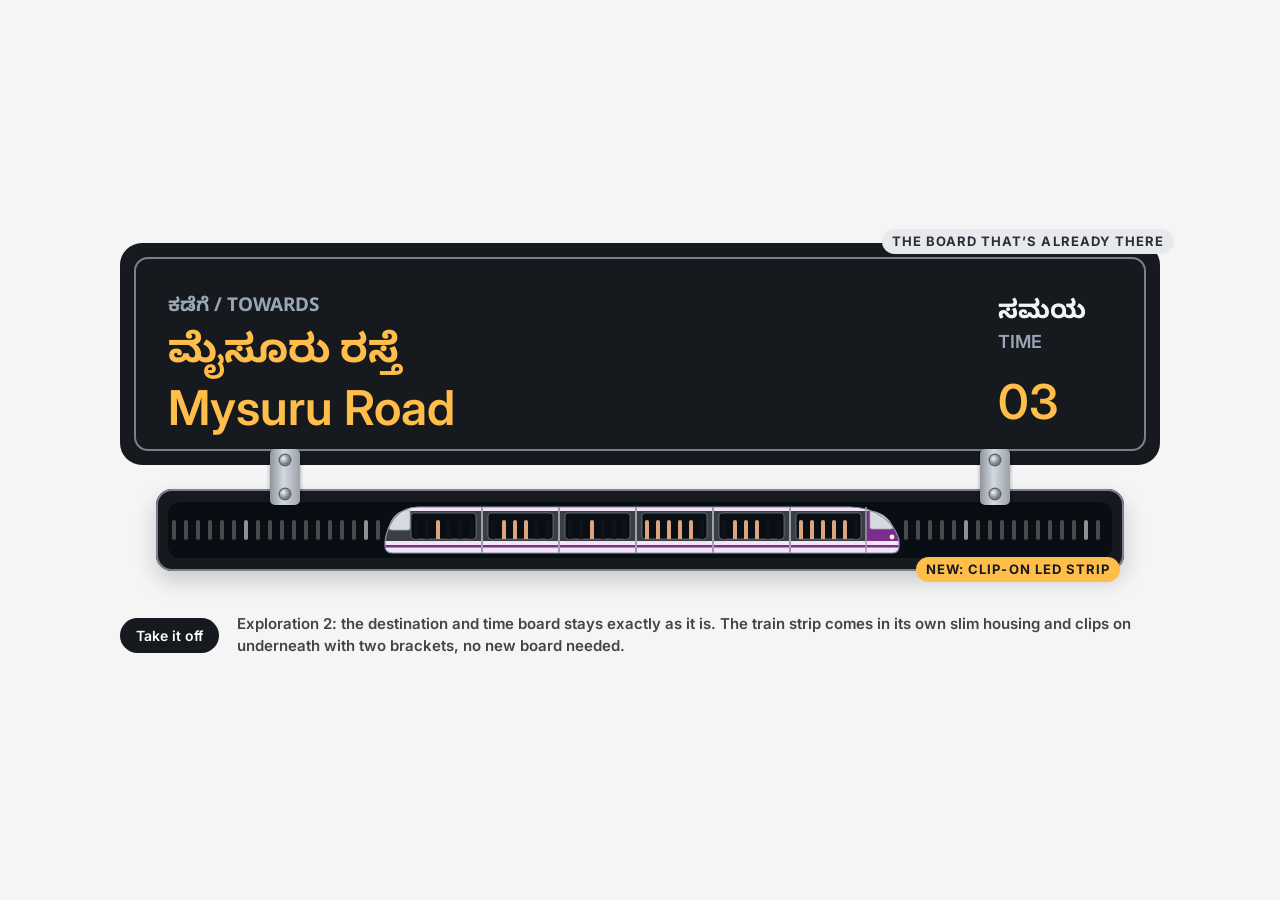
<file: boards/metro-exploration2.html>
<!doctype html>
<html lang="en">
<head>
<script>/* ?embed: transparent background for use inside the pitch deck */
if (new URLSearchParams(location.search).has('embed')) document.documentElement.classList.add('embed');</script>
<style>.embed body { background: transparent !important; padding: 8px !important; }</style>

<meta charset="utf-8">
<meta name="viewport" content="width=device-width, initial-scale=1">
<title>Exploration 2 • Add-on strip • Namma Metro coach board (simulator) • Moving train and coach density • B-lore Jatre signboards</title>
<link rel="preconnect" href="https://fonts.googleapis.com">
<link rel="preconnect" href="https://fonts.gstatic.com" crossorigin>
<link href="https://fonts.googleapis.com/css2?family=Inter:wght@600&family=Noto+Sans+Kannada:wght@700&family=Noto+Sans:wght@700&display=swap" rel="stylesheet">
<style>
  * { box-sizing: border-box; margin: 0; }
  body {
    min-height: 100vh;
    display: flex;
    justify-content: center;
    align-items: center;
    padding: 24px;
    background: #f5f5f5;
  }
  /* scales the 1:1 Figma artboard to fit the viewport width */
  .stage { zoom: var(--fit, 1); }

  /* 37:2 board — 1040x338 (narrowed from 1440), auto-layout column, padding 48, gap 24 */
  .board {
    position: relative;
    width: 1040px; height: 338px;
    background: #16191e;
    border-radius: 22px;
    overflow: hidden;
  }
  .abs { position: absolute; }

  /* 37:3 Station destination display */
  .dest { position: absolute; left: 48px; top: 48px; width: 944px; height: 148px; overflow: hidden; }
  .txt { position: absolute; white-space: nowrap; }
  .kn { font-family: "Noto Sans", "Noto Sans Kannada", sans-serif; /* Latin glyphs from Noto Sans Bold (as in Figma), Kannada falls through */ font-weight: 700; }
  .en { font-family: "Inter", sans-serif; font-weight: 600; }
  .caption   { left: 0; top: 0;  font-size: 19px; line-height: 26px; color: #99a6b5; }  /* 37:6 */
  .name-kn   { left: 0; top: 29px; font-size: 40px; line-height: 54px; color: #ffbd4a; } /* 37:7 */
  .name-en   { left: 0; top: 88px; font-size: 48px; line-height: 58px; color: #ffbd4a; } /* 37:8 */
  .time-kn   { left: 830px; top: 0; font-size: 26px; line-height: 35px; color: #f2f5f7; } /* 37:9 */
  .time-en   { left: 830px; top: 40px; font-size: 18px; line-height: 22px; color: #99a6b5; } /* 37:10 */
  /* 41:2 Two-digit arrival countdown */
  .countdown { position: absolute; left: 830px; top: 82px; width: 114px; height: 64px; overflow: hidden; }
  .digit { position: absolute; left: 0; top: 0; white-space: nowrap; font: 600 48px/58px "Inter", sans-serif; color: #ffbd4a; }

  /* 37:4 Single train density strip */
  .strip { position: absolute; left: 48px; top: 235px; width: 944px; height: 56px;  /* a slim strip, same centre */ background: #090e14; border-radius: 12px; overflow: hidden; }
  /* 41:7 Grey LEDs • Moving surroundings (5400 wide, 450 LEDs, 12px pitch) */
  .track { position: absolute; left: 0; top: 0; width: 5400px; height: 56px; overflow: hidden;
           will-change: transform; }
  .track > i { position: absolute; top: 18px; width: 4px; margin-left: 2px;  /* thinner LEDs (was 8px), centred on the same pitch */ height: 20px; border-radius: 2px; }
  /* 40:16 Continuous single-hue train LED strip (stroke 1.5 inside) */
  /* train: no outline / patch — box hugs the lit LEDs (6px margin, ~one LED gap) and matches the strip bg,
     so the grey off-LEDs run right up to the first and last coach. 6 coaches × 6 LEDs */
  .train { position: absolute; left: 216px; top: 4px !important;  /* on the 12px LED grid: never half-covers a grey LED */ top: 19px; width: 516px;  /* coaches 1 LED slot apart + driver cab at the front */ height: 48px; background: #090e14; overflow: hidden; }
  .coach { z-index: 1; position: absolute; left: 13.5px; top: 0; }
  /* sticker outline: border around the train + a divider line in each empty LED slot between coaches */
  .strip::after { content: ""; position: absolute; right: 0; top: 0; width: 8px; height: 100%; background: #090e14; }  /* hides the edge LED slot */
  .train > svg { position: absolute; inset: 0; overflow: visible; pointer-events: none; }
  .train > b { position: absolute; top: 1px; width: 1.5px; height: 46px; background: #9AA1AB; z-index: 1; }
  .coach > i { position: absolute; top: 14px; height: 19px !important; border-radius: 2px 2px 0 0 !important;  /* same row as the track; the sticker's window edge cuts the bottoms off square */ width: 4px; margin-left: 2px;  /* thinner LEDs (was 8px), centred on the same pitch */ height: 20px; border-radius: 2px; }

  /* 37:17 Station display metal rim */
  .rim { position: absolute; left: 14px; top: 14px; width: 1012px; height: 312px; border: 2px solid #7a808c; border-radius: 14px; pointer-events: none; }

  /* ---- Figma motion (get_motion_context, one 618s looping timeline) ---- */
  /* track motion is driven by the script at the bottom (faster than the Figma 618s timeline) */
  /* Namma Metro styled sticker: light purple body, dark grey window band, purple stripe, light grey windscreens. Windows: empty var(--scene, #4a4a4a), people #FFEFA3 (packed 5/6, medium 3/6, almost empty 1/6) */
  .coach > i { background: var(--scene, #4a4a4a); }  /* windows: empty = off, full of people = solid purple; empty = see-through to the scenery behind */
  .d0000 { background: var(--scene, #4a4a4a); color: transparent; animation: kf_d0000 618s linear infinite; }
  @keyframes kf_d0000 { 0% { background-color: var(--scene, #4a4a4a); color: transparent; } 19.515% { animation-timing-function: ease-in-out; background-color: var(--scene, #4a4a4a); color: transparent; } 21.117% { background-color: var(--scene, #4a4a4a); color: transparent; } 38.932% { animation-timing-function: ease-in-out; background-color: var(--scene, #4a4a4a); color: transparent; } 40.534% { background-color: var(--scene, #4a4a4a); color: transparent; } 58.35% { animation-timing-function: ease-in-out; background-color: var(--scene, #4a4a4a); color: transparent; } 59.951% { background-color: var(--scene, #4a4a4a); color: transparent; } 100% { background-color: var(--scene, #4a4a4a); color: transparent; } }
  .d0110 { background: var(--scene, #4a4a4a); color: transparent; animation: kf_d0110 618s linear infinite; }
  @keyframes kf_d0110 { 0% { background-color: var(--scene, #4a4a4a); color: transparent; } 19.515% { animation-timing-function: ease-in-out; background-color: var(--scene, #4a4a4a); color: transparent; } 21.117% { background-color: #D08CFF; color: transparent; } 38.932% { animation-timing-function: ease-in-out; background-color: #D08CFF; color: transparent; } 40.534% { background-color: #D08CFF; color: transparent; } 58.35% { animation-timing-function: ease-in-out; background-color: #D08CFF; color: transparent; } 59.951% { background-color: var(--scene, #4a4a4a); color: transparent; } 100% { background-color: var(--scene, #4a4a4a); color: transparent; } }
  .d1010 { background: #D08CFF; color: transparent; animation: kf_d1010 618s linear infinite; }
  @keyframes kf_d1010 { 0% { background-color: #D08CFF; color: transparent; } 19.515% { animation-timing-function: ease-in-out; background-color: #D08CFF; color: transparent; } 21.117% { background-color: var(--scene, #4a4a4a); color: transparent; } 38.932% { animation-timing-function: ease-in-out; background-color: var(--scene, #4a4a4a); color: transparent; } 40.534% { background-color: #D08CFF; color: transparent; } 58.35% { animation-timing-function: ease-in-out; background-color: #D08CFF; color: transparent; } 59.951% { background-color: var(--scene, #4a4a4a); color: transparent; } 100% { background-color: var(--scene, #4a4a4a); color: transparent; } }
  .d1101 { background: #D08CFF; color: transparent; animation: kf_d1101 618s linear infinite; }
  @keyframes kf_d1101 { 0% { background-color: #D08CFF; color: transparent; } 19.515% { animation-timing-function: ease-in-out; background-color: #D08CFF; color: transparent; } 21.117% { background-color: #D08CFF; color: transparent; } 38.932% { animation-timing-function: ease-in-out; background-color: #D08CFF; color: transparent; } 40.534% { background-color: var(--scene, #4a4a4a); color: transparent; } 58.35% { animation-timing-function: ease-in-out; background-color: var(--scene, #4a4a4a); color: transparent; } 59.951% { background-color: #D08CFF; color: transparent; } 100% { background-color: #D08CFF; color: transparent; } }
  .d1111 { background: #D08CFF; color: transparent; animation: kf_d1111 618s linear infinite; }
  @keyframes kf_d1111 { 0% { background-color: #D08CFF; color: transparent; } 19.515% { animation-timing-function: ease-in-out; background-color: #D08CFF; color: transparent; } 21.117% { background-color: #D08CFF; color: transparent; } 38.932% { animation-timing-function: ease-in-out; background-color: #D08CFF; color: transparent; } 40.534% { background-color: #D08CFF; color: transparent; } 58.35% { animation-timing-function: ease-in-out; background-color: #D08CFF; color: transparent; } 59.951% { background-color: #D08CFF; color: transparent; } 100% { background-color: #D08CFF; color: transparent; } }
  .t-42_1611 { animation: kf_42_1611 618s linear infinite; }
  @keyframes kf_42_1611 { 0% { animation-timing-function: step-end; opacity: 1; } 9.709% { animation-timing-function: step-end; opacity: 0; } 77.832% { animation-timing-function: step-end; opacity: 1; } 87.54% { opacity: 0; } 100% { opacity: 0; } }
  .t-42_1602 { animation: kf_42_1602 618s linear infinite; }
  @keyframes kf_42_1602 { 0% { animation-timing-function: step-end; opacity: 0; } 9.709% { animation-timing-function: step-end; opacity: 1; } 19.417% { animation-timing-function: step-end; opacity: 0; } 87.54% { animation-timing-function: step-end; opacity: 1; } 97.249% { opacity: 0; } 100% { opacity: 0; } }
  .t-42_1593 { animation: kf_42_1593 618s linear infinite; }
  @keyframes kf_42_1593 { 0% { animation-timing-function: step-end; opacity: 0; } 19.417% { animation-timing-function: step-end; opacity: 1; } 29.126% { animation-timing-function: step-end; opacity: 0; } 97.249% { opacity: 1; } 100% { opacity: 1; } }
  .t-42_1584 { animation: kf_42_1584 618s linear infinite; }
  @keyframes kf_42_1584 { 0% { animation-timing-function: step-end; opacity: 0; } 29.126% { animation-timing-function: step-end; opacity: 1; } 38.835% { opacity: 0; } 100% { opacity: 0; } }
  .t-42_1575 { animation: kf_42_1575 618s linear infinite; }
  @keyframes kf_42_1575 { 0% { animation-timing-function: step-end; opacity: 0; } 38.835% { animation-timing-function: step-end; opacity: 1; } 48.544% { opacity: 0; } 100% { opacity: 0; } }
  .t-42_1566 { animation: kf_42_1566 618s linear infinite; }
  @keyframes kf_42_1566 { 0% { animation-timing-function: step-end; opacity: 0; } 48.544% { animation-timing-function: step-end; opacity: 1; } 58.252% { opacity: 0; } 100% { opacity: 0; } }
  .t-42_170 { animation: kf_42_170 618s linear infinite; }
  @keyframes kf_42_170 { 0% { animation-timing-function: step-end; opacity: 0; } 58.252% { animation-timing-function: step-end; opacity: 1; } 67.961% { opacity: 0; } 100% { opacity: 0; } }
  .t-42_171 { animation: kf_42_171 618s linear infinite; }
  @keyframes kf_42_171 { 0% { animation-timing-function: step-end; opacity: 0; } 67.961% { animation-timing-function: step-end; opacity: 1; } 77.67% { opacity: 0; } 100% { opacity: 0; } }
  .t-42_172 { animation: kf_42_172 618s linear infinite; }
  @keyframes kf_42_172 { 0% { animation-timing-function: step-end; opacity: 0; } 77.67% { animation-timing-function: step-end; opacity: 1; } 77.832% { opacity: 0; } 100% { opacity: 0; } }

  @media (prefers-reduced-motion: reduce) { .track, .coach > i, .digit { animation: none !important; } }
</style>

<style>
  /* ---- exploration 2: the train strip is an add-on, clamped under the board that's already there ---- */
  body { flex-direction: column; gap: 26px; }
  .board { height: 344px; background: none; overflow: visible; }
  .board::before { content: ""; position: absolute; left: 0; top: 0; width: 1040px; height: 222px; background: #16191e; border-radius: 22px; }   /* the existing board */
  .rim { height: 194px; }
  .dest { z-index: 1; }
  .addon { position: absolute; left: 36px; top: 246px; width: 968px; height: 82px; background: #16191e; border-radius: 16px;   /* the new strip's own slim housing */
           box-shadow: inset 0 0 0 2px #7a808c, 0 10px 22px rgba(0,0,0,.18); }
  .strip { top: 259px; z-index: 1; }
  .clamp { position: absolute; top: 206px; width: 30px; height: 56px; border-radius: 5px;   /* metal brackets bolting the housing to the board */
           background: linear-gradient(90deg, #8e959f, #d4d9df 45%, #9aa1ab); box-shadow: 0 2px 4px rgba(0,0,0,.35); z-index: 2; }
  .clamp::before, .clamp::after { content: ""; position: absolute; left: 10px; width: 10px; height: 10px; border-radius: 50%;
           background: radial-gradient(circle at 35% 35%, #f4f6f8, #6b727c 70%); box-shadow: 0 0 0 1.5px #5d636c; }
  .clamp::before { top: 6px; } .clamp::after { bottom: 6px; }
  .addon, .strip, .clamp { transition: transform .9s cubic-bezier(.3,1.3,.5,1), opacity .5s ease; }
  .board:not(.attached) .addon, .board:not(.attached) .strip { transform: translateY(70px); opacity: 0; }
  .board:not(.attached) .clamp { transform: translateY(40px) scaleY(.4); opacity: 0; }
  .board.attached .clamp { transition-delay: .55s; }
  .chip { position: absolute; font: 700 13px/1 "Inter", sans-serif; letter-spacing: .08em; text-transform: uppercase; padding: 6px 10px; border-radius: 999px; white-space: nowrap; z-index: 3; }
  .chip.old { right: -14px; top: -14px; background: #e7e9ec; color: #2b2f36; }
  .chip.new { right: 40px; top: 314px; background: #ffbd4a; color: #16191e; transition: opacity .4s ease .9s; }
  .board:not(.attached) .chip.new { opacity: 0; transition-delay: 0s; }
  .note { width: 1040px; display: flex; align-items: center; gap: 18px; font: 600 15px/1.45 Inter, sans-serif; color: #444; }
  .note button { all: unset; cursor: pointer; flex: none; padding: 9px 16px; border-radius: 999px; background: #16191e; color: #fff; font: 600 14px Inter, sans-serif; }
  .note button:focus-visible { outline: 3px solid #1f3f8f; outline-offset: 3px; }
</style>
</head>
<body>
  <main class="stage">
    <section class="board" data-node-id="37:2" aria-label="Namma Metro signboard: towards Mysuru Road, train arriving in 3 minutes">
      <div class="dest" data-node-id="37:3">
        <p class="txt kn caption" lang="kn">ಕಡೆಗೆ / TOWARDS</p>
        <p class="txt kn name-kn" lang="kn">ಮೈಸೂರು ರಸ್ತೆ</p>
        <h1 class="txt en name-en">Mysuru Road</h1>
        <p class="txt kn time-kn" lang="kn">ಸಮಯ</p>
        <p class="txt en time-en">TIME</p>
        <div class="countdown" data-node-id="41:2">
        <p class="digit t-42_1611" data-node-id="42:1611">03</p>
        <p class="digit t-42_1602" data-node-id="42:1602" style="opacity:0">02</p>
        <p class="digit t-42_1593" data-node-id="42:1593" style="opacity:0">01</p>
        <p class="digit t-42_1584" data-node-id="42:1584" style="opacity:0">00</p>
        <p class="digit t-42_1575" data-node-id="42:1575" style="opacity:0">00</p>
        <p class="digit t-42_1566" data-node-id="42:1566" style="opacity:0">00</p>
        <p class="digit t-42_170" data-node-id="42:170" style="opacity:0">00</p>
        <p class="digit t-42_171" data-node-id="42:171" style="opacity:0">00</p>
        <p class="digit t-42_172" data-node-id="42:172" style="opacity:0">00</p>
        </div>
      </div>
      <div class="addon" aria-hidden="true"></div><div class="clamp" style="left:150px" aria-hidden="true"></div><div class="clamp" style="left:860px" aria-hidden="true"></div>
      <span class="chip old">The board that’s already there</span><span class="chip new">New: clip-on LED strip</span>
      <div class="strip" data-node-id="37:4" aria-hidden="true">
        <div class="track" data-node-id="41:7"><i style="left:2px;background:#919191"></i><i style="left:14px;background:#4a4a4a"></i><i style="left:26px;background:#4a4a4a"></i><i style="left:38px;background:#4a4a4a"></i><i style="left:50px;background:#4a4a4a"></i><i style="left:62px;background:#4a4a4a"></i><i style="left:74px;background:#4a4a4a"></i><i style="left:86px;background:#4a4a4a"></i><i style="left:98px;background:#4a4a4a"></i><i style="left:110px;background:#4a4a4a"></i><i style="left:122px;background:#919191"></i><i style="left:134px;background:#4a4a4a"></i><i style="left:146px;background:#4a4a4a"></i><i style="left:158px;background:#4a4a4a"></i><i style="left:170px;background:#4a4a4a"></i><i style="left:182px;background:#4a4a4a"></i><i style="left:194px;background:#4a4a4a"></i><i style="left:206px;background:#4a4a4a"></i><i style="left:218px;background:#4a4a4a"></i><i style="left:230px;background:#4a4a4a"></i><i style="left:242px;background:#919191"></i><i style="left:254px;background:#4a4a4a"></i><i style="left:266px;background:#4a4a4a"></i><i style="left:278px;background:#4a4a4a"></i><i style="left:290px;background:#4a4a4a"></i><i style="left:302px;background:#4a4a4a"></i><i style="left:314px;background:#4a4a4a"></i><i style="left:326px;background:#4a4a4a"></i><i style="left:338px;background:#4a4a4a"></i><i style="left:350px;background:#4a4a4a"></i><i style="left:362px;background:#919191"></i><i style="left:374px;background:#4a4a4a"></i><i style="left:386px;background:#4a4a4a"></i><i style="left:398px;background:#4a4a4a"></i><i style="left:410px;background:#4a4a4a"></i><i style="left:422px;background:#4a4a4a"></i><i style="left:434px;background:#4a4a4a"></i><i style="left:446px;background:#4a4a4a"></i><i style="left:458px;background:#4a4a4a"></i><i style="left:470px;background:#4a4a4a"></i><i style="left:482px;background:#919191"></i><i style="left:494px;background:#4a4a4a"></i><i style="left:506px;background:#4a4a4a"></i><i style="left:518px;background:#4a4a4a"></i><i style="left:530px;background:#4a4a4a"></i><i style="left:542px;background:#4a4a4a"></i><i style="left:554px;background:#4a4a4a"></i><i style="left:566px;background:#4a4a4a"></i><i style="left:578px;background:#4a4a4a"></i><i style="left:590px;background:#4a4a4a"></i><i style="left:602px;background:#919191"></i><i style="left:614px;background:#4a4a4a"></i><i style="left:626px;background:#4a4a4a"></i><i style="left:638px;background:#4a4a4a"></i><i style="left:650px;background:#4a4a4a"></i><i style="left:662px;background:#4a4a4a"></i><i style="left:674px;background:#4a4a4a"></i><i style="left:686px;background:#4a4a4a"></i><i style="left:698px;background:#4a4a4a"></i><i style="left:710px;background:#4a4a4a"></i><i style="left:722px;background:#919191"></i><i style="left:734px;background:#4a4a4a"></i><i style="left:746px;background:#4a4a4a"></i><i style="left:758px;background:#4a4a4a"></i><i style="left:770px;background:#4a4a4a"></i><i style="left:782px;background:#4a4a4a"></i><i style="left:794px;background:#4a4a4a"></i><i style="left:806px;background:#4a4a4a"></i><i style="left:818px;background:#4a4a4a"></i><i style="left:830px;background:#4a4a4a"></i><i style="left:842px;background:#919191"></i><i style="left:854px;background:#4a4a4a"></i><i style="left:866px;background:#4a4a4a"></i><i style="left:878px;background:#4a4a4a"></i><i style="left:890px;background:#4a4a4a"></i><i style="left:902px;background:#4a4a4a"></i><i style="left:914px;background:#4a4a4a"></i><i style="left:926px;background:#4a4a4a"></i><i style="left:938px;background:#4a4a4a"></i><i style="left:950px;background:#4a4a4a"></i><i style="left:962px;background:#919191"></i><i style="left:974px;background:#4a4a4a"></i><i style="left:986px;background:#4a4a4a"></i><i style="left:998px;background:#4a4a4a"></i><i style="left:1010px;background:#4a4a4a"></i><i style="left:1022px;background:#4a4a4a"></i><i style="left:1034px;background:#4a4a4a"></i><i style="left:1046px;background:#4a4a4a"></i><i style="left:1058px;background:#4a4a4a"></i><i style="left:1070px;background:#4a4a4a"></i><i style="left:1082px;background:#919191"></i><i style="left:1094px;background:#4a4a4a"></i><i style="left:1106px;background:#4a4a4a"></i><i style="left:1118px;background:#4a4a4a"></i><i style="left:1130px;background:#4a4a4a"></i><i style="left:1142px;background:#4a4a4a"></i><i style="left:1154px;background:#4a4a4a"></i><i style="left:1166px;background:#4a4a4a"></i><i style="left:1178px;background:#4a4a4a"></i><i style="left:1190px;background:#4a4a4a"></i><i style="left:1202px;background:#919191"></i><i style="left:1214px;background:#4a4a4a"></i><i style="left:1226px;background:#4a4a4a"></i><i style="left:1238px;background:#4a4a4a"></i><i style="left:1250px;background:#4a4a4a"></i><i style="left:1262px;background:#4a4a4a"></i><i style="left:1274px;background:#4a4a4a"></i><i style="left:1286px;background:#4a4a4a"></i><i style="left:1298px;background:#4a4a4a"></i><i style="left:1310px;background:#4a4a4a"></i><i style="left:1322px;background:#919191"></i><i style="left:1334px;background:#4a4a4a"></i><i style="left:1346px;background:#4a4a4a"></i><i style="left:1358px;background:#4a4a4a"></i><i style="left:1370px;background:#4a4a4a"></i><i style="left:1382px;background:#4a4a4a"></i><i style="left:1394px;background:#4a4a4a"></i><i style="left:1406px;background:#4a4a4a"></i><i style="left:1418px;background:#4a4a4a"></i><i style="left:1430px;background:#4a4a4a"></i><i style="left:1442px;background:#919191"></i><i style="left:1454px;background:#4a4a4a"></i><i style="left:1466px;background:#4a4a4a"></i><i style="left:1478px;background:#4a4a4a"></i><i style="left:1490px;background:#4a4a4a"></i><i style="left:1502px;background:#4a4a4a"></i><i style="left:1514px;background:#4a4a4a"></i><i style="left:1526px;background:#4a4a4a"></i><i style="left:1538px;background:#4a4a4a"></i><i style="left:1550px;background:#4a4a4a"></i><i style="left:1562px;background:#919191"></i><i style="left:1574px;background:#4a4a4a"></i><i style="left:1586px;background:#4a4a4a"></i><i style="left:1598px;background:#4a4a4a"></i><i style="left:1610px;background:#4a4a4a"></i><i style="left:1622px;background:#4a4a4a"></i><i style="left:1634px;background:#4a4a4a"></i><i style="left:1646px;background:#4a4a4a"></i><i style="left:1658px;background:#4a4a4a"></i><i style="left:1670px;background:#4a4a4a"></i><i style="left:1682px;background:#919191"></i><i style="left:1694px;background:#4a4a4a"></i><i style="left:1706px;background:#4a4a4a"></i><i style="left:1718px;background:#4a4a4a"></i><i style="left:1730px;background:#4a4a4a"></i><i style="left:1742px;background:#4a4a4a"></i><i style="left:1754px;background:#4a4a4a"></i><i style="left:1766px;background:#4a4a4a"></i><i style="left:1778px;background:#4a4a4a"></i><i style="left:1790px;background:#4a4a4a"></i><i style="left:1802px;background:#919191"></i><i style="left:1814px;background:#4a4a4a"></i><i style="left:1826px;background:#4a4a4a"></i><i style="left:1838px;background:#4a4a4a"></i><i style="left:1850px;background:#4a4a4a"></i><i style="left:1862px;background:#4a4a4a"></i><i style="left:1874px;background:#4a4a4a"></i><i style="left:1886px;background:#4a4a4a"></i><i style="left:1898px;background:#4a4a4a"></i><i style="left:1910px;background:#4a4a4a"></i><i style="left:1922px;background:#919191"></i><i style="left:1934px;background:#4a4a4a"></i><i style="left:1946px;background:#4a4a4a"></i><i style="left:1958px;background:#4a4a4a"></i><i style="left:1970px;background:#4a4a4a"></i><i style="left:1982px;background:#4a4a4a"></i><i style="left:1994px;background:#4a4a4a"></i><i style="left:2006px;background:#4a4a4a"></i><i style="left:2018px;background:#4a4a4a"></i><i style="left:2030px;background:#4a4a4a"></i><i style="left:2042px;background:#919191"></i><i style="left:2054px;background:#4a4a4a"></i><i style="left:2066px;background:#4a4a4a"></i><i style="left:2078px;background:#4a4a4a"></i><i style="left:2090px;background:#4a4a4a"></i><i style="left:2102px;background:#4a4a4a"></i><i style="left:2114px;background:#4a4a4a"></i><i style="left:2126px;background:#4a4a4a"></i><i style="left:2138px;background:#4a4a4a"></i><i style="left:2150px;background:#4a4a4a"></i><i style="left:2162px;background:#919191"></i><i style="left:2174px;background:#4a4a4a"></i><i style="left:2186px;background:#4a4a4a"></i><i style="left:2198px;background:#4a4a4a"></i><i style="left:2210px;background:#4a4a4a"></i><i style="left:2222px;background:#4a4a4a"></i><i style="left:2234px;background:#4a4a4a"></i><i style="left:2246px;background:#4a4a4a"></i><i style="left:2258px;background:#4a4a4a"></i><i style="left:2270px;background:#4a4a4a"></i><i style="left:2282px;background:#919191"></i><i style="left:2294px;background:#4a4a4a"></i><i style="left:2306px;background:#4a4a4a"></i><i style="left:2318px;background:#4a4a4a"></i><i style="left:2330px;background:#4a4a4a"></i><i style="left:2342px;background:#4a4a4a"></i><i style="left:2354px;background:#4a4a4a"></i><i style="left:2366px;background:#4a4a4a"></i><i style="left:2378px;background:#4a4a4a"></i><i style="left:2390px;background:#4a4a4a"></i><i style="left:2402px;background:#919191"></i><i style="left:2414px;background:#4a4a4a"></i><i style="left:2426px;background:#4a4a4a"></i><i style="left:2438px;background:#4a4a4a"></i><i style="left:2450px;background:#4a4a4a"></i><i style="left:2462px;background:#4a4a4a"></i><i style="left:2474px;background:#4a4a4a"></i><i style="left:2486px;background:#4a4a4a"></i><i style="left:2498px;background:#4a4a4a"></i><i style="left:2510px;background:#4a4a4a"></i><i style="left:2522px;background:#919191"></i><i style="left:2534px;background:#4a4a4a"></i><i style="left:2546px;background:#4a4a4a"></i><i style="left:2558px;background:#4a4a4a"></i><i style="left:2570px;background:#4a4a4a"></i><i style="left:2582px;background:#4a4a4a"></i><i style="left:2594px;background:#4a4a4a"></i><i style="left:2606px;background:#4a4a4a"></i><i style="left:2618px;background:#4a4a4a"></i><i style="left:2630px;background:#4a4a4a"></i><i style="left:2642px;background:#919191"></i><i style="left:2654px;background:#4a4a4a"></i><i style="left:2666px;background:#4a4a4a"></i><i style="left:2678px;background:#4a4a4a"></i><i style="left:2690px;background:#4a4a4a"></i><i style="left:2702px;background:#4a4a4a"></i><i style="left:2714px;background:#4a4a4a"></i><i style="left:2726px;background:#4a4a4a"></i><i style="left:2738px;background:#4a4a4a"></i><i style="left:2750px;background:#4a4a4a"></i><i style="left:2762px;background:#919191"></i><i style="left:2774px;background:#4a4a4a"></i><i style="left:2786px;background:#4a4a4a"></i><i style="left:2798px;background:#4a4a4a"></i><i style="left:2810px;background:#4a4a4a"></i><i style="left:2822px;background:#4a4a4a"></i><i style="left:2834px;background:#4a4a4a"></i><i style="left:2846px;background:#4a4a4a"></i><i style="left:2858px;background:#4a4a4a"></i><i style="left:2870px;background:#4a4a4a"></i><i style="left:2882px;background:#919191"></i><i style="left:2894px;background:#4a4a4a"></i><i style="left:2906px;background:#4a4a4a"></i><i style="left:2918px;background:#4a4a4a"></i><i style="left:2930px;background:#4a4a4a"></i><i style="left:2942px;background:#4a4a4a"></i><i style="left:2954px;background:#4a4a4a"></i><i style="left:2966px;background:#4a4a4a"></i><i style="left:2978px;background:#4a4a4a"></i><i style="left:2990px;background:#4a4a4a"></i><i style="left:3002px;background:#919191"></i><i style="left:3014px;background:#4a4a4a"></i><i style="left:3026px;background:#4a4a4a"></i><i style="left:3038px;background:#4a4a4a"></i><i style="left:3050px;background:#4a4a4a"></i><i style="left:3062px;background:#4a4a4a"></i><i style="left:3074px;background:#4a4a4a"></i><i style="left:3086px;background:#4a4a4a"></i><i style="left:3098px;background:#4a4a4a"></i><i style="left:3110px;background:#4a4a4a"></i><i style="left:3122px;background:#919191"></i><i style="left:3134px;background:#4a4a4a"></i><i style="left:3146px;background:#4a4a4a"></i><i style="left:3158px;background:#4a4a4a"></i><i style="left:3170px;background:#4a4a4a"></i><i style="left:3182px;background:#4a4a4a"></i><i style="left:3194px;background:#4a4a4a"></i><i style="left:3206px;background:#4a4a4a"></i><i style="left:3218px;background:#4a4a4a"></i><i style="left:3230px;background:#4a4a4a"></i><i style="left:3242px;background:#919191"></i><i style="left:3254px;background:#4a4a4a"></i><i style="left:3266px;background:#4a4a4a"></i><i style="left:3278px;background:#4a4a4a"></i><i style="left:3290px;background:#4a4a4a"></i><i style="left:3302px;background:#4a4a4a"></i><i style="left:3314px;background:#4a4a4a"></i><i style="left:3326px;background:#4a4a4a"></i><i style="left:3338px;background:#4a4a4a"></i><i style="left:3350px;background:#4a4a4a"></i><i style="left:3362px;background:#919191"></i><i style="left:3374px;background:#4a4a4a"></i><i style="left:3386px;background:#4a4a4a"></i><i style="left:3398px;background:#4a4a4a"></i><i style="left:3410px;background:#4a4a4a"></i><i style="left:3422px;background:#4a4a4a"></i><i style="left:3434px;background:#4a4a4a"></i><i style="left:3446px;background:#4a4a4a"></i><i style="left:3458px;background:#4a4a4a"></i><i style="left:3470px;background:#4a4a4a"></i><i style="left:3482px;background:#919191"></i><i style="left:3494px;background:#4a4a4a"></i><i style="left:3506px;background:#4a4a4a"></i><i style="left:3518px;background:#4a4a4a"></i><i style="left:3530px;background:#4a4a4a"></i><i style="left:3542px;background:#4a4a4a"></i><i style="left:3554px;background:#4a4a4a"></i><i style="left:3566px;background:#4a4a4a"></i><i style="left:3578px;background:#4a4a4a"></i><i style="left:3590px;background:#4a4a4a"></i><i style="left:3602px;background:#919191"></i><i style="left:3614px;background:#4a4a4a"></i><i style="left:3626px;background:#4a4a4a"></i><i style="left:3638px;background:#4a4a4a"></i><i style="left:3650px;background:#4a4a4a"></i><i style="left:3662px;background:#4a4a4a"></i><i style="left:3674px;background:#4a4a4a"></i><i style="left:3686px;background:#4a4a4a"></i><i style="left:3698px;background:#4a4a4a"></i><i style="left:3710px;background:#4a4a4a"></i><i style="left:3722px;background:#919191"></i><i style="left:3734px;background:#4a4a4a"></i><i style="left:3746px;background:#4a4a4a"></i><i style="left:3758px;background:#4a4a4a"></i><i style="left:3770px;background:#4a4a4a"></i><i style="left:3782px;background:#4a4a4a"></i><i style="left:3794px;background:#4a4a4a"></i><i style="left:3806px;background:#4a4a4a"></i><i style="left:3818px;background:#4a4a4a"></i><i style="left:3830px;background:#4a4a4a"></i><i style="left:3842px;background:#919191"></i><i style="left:3854px;background:#4a4a4a"></i><i style="left:3866px;background:#4a4a4a"></i><i style="left:3878px;background:#4a4a4a"></i><i style="left:3890px;background:#4a4a4a"></i><i style="left:3902px;background:#4a4a4a"></i><i style="left:3914px;background:#4a4a4a"></i><i style="left:3926px;background:#4a4a4a"></i><i style="left:3938px;background:#4a4a4a"></i><i style="left:3950px;background:#4a4a4a"></i><i style="left:3962px;background:#919191"></i><i style="left:3974px;background:#4a4a4a"></i><i style="left:3986px;background:#4a4a4a"></i><i style="left:3998px;background:#4a4a4a"></i><i style="left:4010px;background:#4a4a4a"></i><i style="left:4022px;background:#4a4a4a"></i><i style="left:4034px;background:#4a4a4a"></i><i style="left:4046px;background:#4a4a4a"></i><i style="left:4058px;background:#4a4a4a"></i><i style="left:4070px;background:#4a4a4a"></i><i style="left:4082px;background:#919191"></i><i style="left:4094px;background:#4a4a4a"></i><i style="left:4106px;background:#4a4a4a"></i><i style="left:4118px;background:#4a4a4a"></i><i style="left:4130px;background:#4a4a4a"></i><i style="left:4142px;background:#4a4a4a"></i><i style="left:4154px;background:#4a4a4a"></i><i style="left:4166px;background:#4a4a4a"></i><i style="left:4178px;background:#4a4a4a"></i><i style="left:4190px;background:#4a4a4a"></i><i style="left:4202px;background:#919191"></i><i style="left:4214px;background:#4a4a4a"></i><i style="left:4226px;background:#4a4a4a"></i><i style="left:4238px;background:#4a4a4a"></i><i style="left:4250px;background:#4a4a4a"></i><i style="left:4262px;background:#4a4a4a"></i><i style="left:4274px;background:#4a4a4a"></i><i style="left:4286px;background:#4a4a4a"></i><i style="left:4298px;background:#4a4a4a"></i><i style="left:4310px;background:#4a4a4a"></i><i style="left:4322px;background:#919191"></i><i style="left:4334px;background:#4a4a4a"></i><i style="left:4346px;background:#4a4a4a"></i><i style="left:4358px;background:#4a4a4a"></i><i style="left:4370px;background:#4a4a4a"></i><i style="left:4382px;background:#4a4a4a"></i><i style="left:4394px;background:#4a4a4a"></i><i style="left:4406px;background:#4a4a4a"></i><i style="left:4418px;background:#4a4a4a"></i><i style="left:4430px;background:#4a4a4a"></i><i style="left:4442px;background:#919191"></i><i style="left:4454px;background:#4a4a4a"></i><i style="left:4466px;background:#4a4a4a"></i><i style="left:4478px;background:#4a4a4a"></i><i style="left:4490px;background:#4a4a4a"></i><i style="left:4502px;background:#4a4a4a"></i><i style="left:4514px;background:#4a4a4a"></i><i style="left:4526px;background:#4a4a4a"></i><i style="left:4538px;background:#4a4a4a"></i><i style="left:4550px;background:#4a4a4a"></i><i style="left:4562px;background:#919191"></i><i style="left:4574px;background:#4a4a4a"></i><i style="left:4586px;background:#4a4a4a"></i><i style="left:4598px;background:#4a4a4a"></i><i style="left:4610px;background:#4a4a4a"></i><i style="left:4622px;background:#4a4a4a"></i><i style="left:4634px;background:#4a4a4a"></i><i style="left:4646px;background:#4a4a4a"></i><i style="left:4658px;background:#4a4a4a"></i><i style="left:4670px;background:#4a4a4a"></i><i style="left:4682px;background:#919191"></i><i style="left:4694px;background:#4a4a4a"></i><i style="left:4706px;background:#4a4a4a"></i><i style="left:4718px;background:#4a4a4a"></i><i style="left:4730px;background:#4a4a4a"></i><i style="left:4742px;background:#4a4a4a"></i><i style="left:4754px;background:#4a4a4a"></i><i style="left:4766px;background:#4a4a4a"></i><i style="left:4778px;background:#4a4a4a"></i><i style="left:4790px;background:#4a4a4a"></i><i style="left:4802px;background:#919191"></i><i style="left:4814px;background:#4a4a4a"></i><i style="left:4826px;background:#4a4a4a"></i><i style="left:4838px;background:#4a4a4a"></i><i style="left:4850px;background:#4a4a4a"></i><i style="left:4862px;background:#4a4a4a"></i><i style="left:4874px;background:#4a4a4a"></i><i style="left:4886px;background:#4a4a4a"></i><i style="left:4898px;background:#4a4a4a"></i><i style="left:4910px;background:#4a4a4a"></i><i style="left:4922px;background:#919191"></i><i style="left:4934px;background:#4a4a4a"></i><i style="left:4946px;background:#4a4a4a"></i><i style="left:4958px;background:#4a4a4a"></i><i style="left:4970px;background:#4a4a4a"></i><i style="left:4982px;background:#4a4a4a"></i><i style="left:4994px;background:#4a4a4a"></i><i style="left:5006px;background:#4a4a4a"></i><i style="left:5018px;background:#4a4a4a"></i><i style="left:5030px;background:#4a4a4a"></i><i style="left:5042px;background:#919191"></i><i style="left:5054px;background:#4a4a4a"></i><i style="left:5066px;background:#4a4a4a"></i><i style="left:5078px;background:#4a4a4a"></i><i style="left:5090px;background:#4a4a4a"></i><i style="left:5102px;background:#4a4a4a"></i><i style="left:5114px;background:#4a4a4a"></i><i style="left:5126px;background:#4a4a4a"></i><i style="left:5138px;background:#4a4a4a"></i><i style="left:5150px;background:#4a4a4a"></i><i style="left:5162px;background:#919191"></i><i style="left:5174px;background:#4a4a4a"></i><i style="left:5186px;background:#4a4a4a"></i><i style="left:5198px;background:#4a4a4a"></i><i style="left:5210px;background:#4a4a4a"></i><i style="left:5222px;background:#4a4a4a"></i><i style="left:5234px;background:#4a4a4a"></i><i style="left:5246px;background:#4a4a4a"></i><i style="left:5258px;background:#4a4a4a"></i><i style="left:5270px;background:#4a4a4a"></i><i style="left:5282px;background:#919191"></i><i style="left:5294px;background:#4a4a4a"></i><i style="left:5306px;background:#4a4a4a"></i><i style="left:5318px;background:#4a4a4a"></i><i style="left:5330px;background:#4a4a4a"></i><i style="left:5342px;background:#4a4a4a"></i><i style="left:5354px;background:#4a4a4a"></i><i style="left:5366px;background:#4a4a4a"></i><i style="left:5378px;background:#4a4a4a"></i><i style="left:5390px;background:#4a4a4a"></i></div>
        <div class="train" data-node-id="40:16">
        <div class="coach coach-1" data-name="Coach 1" style="--base:#7b2d8e"><i class="d1111" style="left:399.5px"></i><i class="d1111" style="left:410.5px"></i><i class="d1111" style="left:421.5px"></i><i class="d1111" style="left:432.5px"></i><i class="d1111" style="left:443.5px"></i><i class="d0000" style="left:454.5px"></i></div>
        <div class="coach coach-2" data-name="Coach 2" style="--base:#ba68d0"><i class="d0000" style="left:322.5px"></i><i class="d1010" style="left:333.5px"></i><i class="d1111" style="left:344.5px"></i><i class="d1010" style="left:355.5px"></i><i class="d0000" style="left:366.5px"></i><i class="d0000" style="left:377.5px"></i></div>
        <div class="coach coach-3" data-name="Coach 3" style="--base:#7b2d8e"><i class="d1111" style="left:245.5px"></i><i class="d1111" style="left:256.5px"></i><i class="d1111" style="left:267.5px"></i><i class="d1111" style="left:278.5px"></i><i class="d1111" style="left:289.5px"></i><i class="d0000" style="left:300.5px"></i></div>
        <div class="coach coach-4" data-name="Coach 4" style="--base:#f5cdf2"><i class="d0000" style="left:168.5px"></i><i class="d0110" style="left:179.5px"></i><i class="d1111" style="left:190.5px"></i><i class="d0110" style="left:201.5px"></i><i class="d0000" style="left:212.5px"></i><i class="d0000" style="left:223.5px"></i></div>
        <div class="coach coach-5" data-name="Coach 5" style="--base:#ba68d0"><i class="d0000" style="left:91.5px"></i><i class="d1101" style="left:102.5px"></i><i class="d1111" style="left:113.5px"></i><i class="d1101" style="left:124.5px"></i><i class="d0000" style="left:135.5px"></i><i class="d0000" style="left:146.5px"></i></div>
        <div class="coach coach-6" data-name="Coach 6" style="--base:#f5cdf2"><i class="d0000" style="left:14.5px"></i><i class="d0000" style="left:25.5px"></i><i class="d1111" style="left:36.5px"></i><i class="d0000" style="left:47.5px"></i><i class="d0000" style="left:58.5px"></i><i class="d0000" style="left:69.5px"></i></div>
        <svg width="516" height="48" viewBox="0 0 516 48" fill="none"><defs><linearGradient id="steel" x1="0" y1="0" x2="0" y2="1"><stop offset="0" stop-color="#F1E6F7"/><stop offset=".55" stop-color="#F1E6F7"/><stop offset="1" stop-color="#F1E6F7"/></linearGradient><mask id="coachwin" maskUnits="userSpaceOnUse" x="-4" y="-4" width="524" height="56"><rect x="-4" y="-4" width="524" height="56" fill="#fff"/><rect x="27" y="7" width="65" height="26" rx="3" fill="#000"/><rect x="104" y="7" width="65" height="26" rx="3" fill="#000"/><rect x="181" y="7" width="65" height="26" rx="3" fill="#000"/><rect x="258" y="7" width="65" height="26" rx="3" fill="#000"/><rect x="335" y="7" width="65" height="26" rx="3" fill="#000"/><rect x="412" y="7" width="65" height="26" rx="3" fill="#000"/></mask><clipPath id="bodyclip"><path d="M34 1H466C492 1 511 17 515 34V40Q515 47 508 47H9Q1 47 1 40V36C3 18 14 1 34 1Z"/></clipPath></defs><g mask="url(#coachwin)"><path d="M34 1H466C492 1 511 17 515 34V40Q515 47 508 47H9Q1 47 1 40V36C3 18 14 1 34 1Z" fill="url(#steel)"/><g clip-path="url(#bodyclip)"><rect x="0" y="5" width="516" height="30" fill="#3A3F47"/><rect x="482" y="5" width="34" height="30" fill="#7B2D8E"/><rect x="0" y="39" width="516" height="2.5" fill="#7B2D8E"/></g></g><rect x="27" y="7" width="65" height="26" rx="3" fill="none" stroke="#8A919C" stroke-width=".6"/><rect x="104" y="7" width="65" height="26" rx="3" fill="none" stroke="#8A919C" stroke-width=".6"/><rect x="181" y="7" width="65" height="26" rx="3" fill="none" stroke="#8A919C" stroke-width=".6"/><rect x="258" y="7" width="65" height="26" rx="3" fill="none" stroke="#8A919C" stroke-width=".6"/><rect x="335" y="7" width="65" height="26" rx="3" fill="none" stroke="#8A919C" stroke-width=".6"/><rect x="412" y="7" width="65" height="26" rx="3" fill="none" stroke="#8A919C" stroke-width=".6"/><path d="M24 4C14 5 8 11 5 21Q4.5 24 8 24H24Q26 24 26 22V6Q26 4 24 4Z" fill="#D6DAE0" stroke="#A3AAB4" stroke-width=".8"/><path d="M20 7C14 8 11 11 9 15" stroke="#FFFFFF" stroke-opacity=".35" stroke-width="1" stroke-linecap="round"/><path d="M486 5C497 6 505 12 509 21Q509.5 23 506 23H488Q486 23 486 21V7Q486 5 486 5Z" fill="#D6DAE0" stroke="#A3AAB4" stroke-width=".8"/><path d="M491 8C498 9 502 12 505 17" stroke="#FFFFFF" stroke-opacity=".35" stroke-width="1" stroke-linecap="round"/><path d="M34 1H466C492 1 511 17 515 34V40Q515 47 508 47H9Q1 47 1 40V36C3 18 14 1 34 1Z" stroke="#8A919C" stroke-width="1.2" stroke-linejoin="round"/><path d="M482 1V47" stroke="#9AA1AB" stroke-width="1.5"/><circle cx="508" cy="31" r="2.4" fill="#FFF4C2"/></svg><b style="left:97.25px"></b><b style="left:174.25px"></b><b style="left:251.25px"></b><b style="left:328.25px"></b><b style="left:405.25px"></b>
        </div>
      </div>
      <div class="rim" data-node-id="37:17"></div>
    </section>
  </main>
  <p class="note"><button id="replay" type="button">Take it off</button>Exploration 2: the destination and time board stays exactly as it is. The train strip comes in its own slim housing and clips on underneath with two brackets, no new board needed.</p>
<script>
  /* the strip slides up and clamps on after a moment; the button takes it off / puts it back */
  const bd = document.querySelector('.board'), rb = document.getElementById('replay');
  const setOn = (on) => { bd.classList.toggle('attached', on); rb.textContent = on ? 'Take it off' : 'Clip it on'; };
  setTimeout(() => setOn(true), 900);
  rb.addEventListener('click', () => setOn(!bd.classList.contains('attached')));
</script>
<script>
  const fit = () => {
    const s = document.documentElement.classList.contains('embed') ? (innerWidth - 16) / 1040 : Math.min(1, (innerWidth - 48) / 1040);
    document.documentElement.style.setProperty('--fit', s);
  };
  addEventListener('resize', fit); fit();
</script>
<script>
  /* Metro coach board, simulator build. The train runs; on "next stop" it slows, stops, people get on
     and off every coach at the same time (clusters grow from each coach's middle window and shrink
     from their ends), then it speeds up again. Coaches can fill a lot at a stop but drain at most one
     level. Parent page API:
       postMessage({ sim: 'metro', cmd: 'stop', levels: ['H','M','L', ...6] })   // stop and change to these
       postMessage({ sim: 'metro', cmd: 'pause', levels })   // stop at once; people get on/off to `levels`; stay stopped
       postMessage({ sim: 'metro', cmd: 'play' })            // run at once
     The board answers with { from: 'metro', levels, busy, moving } whenever its state changes.
     The arrival countdown ticks down exactly once per real minute: 03, 02, 01, 00, then the next train from 06 down to 00, and again from 06. */
  (() => {
    const track = document.querySelector('.track');
    const STEP = 70, SKIN = '#D9A47E', OFFC = '#0F1318'   /* empty spots inside the windows look OFF: barely above the strip's own black */;
    const COUNT = { H: 5, M: 3, L: 1 }, ORDER = [2, 1, 3, 0, 4, 5];
    const RANK = Object.fromEntries(ORDER.map((led, r) => [led, r]));
    const RANKV = { L: 0, M: 1, H: 2 }, BYV = ['L', 'M', 'H'];
    const litFor = lv => lv.map(l => [...Array(6)].map((_, j) => RANK[j] < COUNT[l]));
    let levels = ['H', 'M', 'H', 'L', 'M', 'L'];
    let lit = litFor(levels);
    const coachHoles = [...Array(6)].map((_, c) => [...document.querySelectorAll(`.coach-${c + 1} > i`)]);
    coachHoles.flat().forEach(h => { h.style.animation = 'none'; });

    let step = 0; const queue = [];                    // queued frames: { move: bool, change?: [c, j, on] }
    const GAPS = [1, 1, 2, 2, 3, 3, 4, 5, 6, 8];
    const decel = () => { for (const g of GAPS) { for (let i = 1; i < g; i++) queue.push({ move: false }); queue.push({ move: true }); } };
    const accel = () => { for (const g of [...GAPS].reverse()) { for (let i = 1; i < g; i++) queue.push({ move: false }); queue.push({ move: true }); } };
    const stopFrames = (from, to, n = 60) => {
      const f = [...Array(n)].map(() => ({ move: false, changes: [] }));
      for (let c = 0; c < 6; c++) {
        const seats = [...Array(6).keys()];
        const ons = seats.filter(j => to[c][j] && !from[c][j]).sort((x, y) => RANK[x] - RANK[y]);
        const offs = seats.filter(j => !to[c][j] && from[c][j]).sort((x, y) => RANK[y] - RANK[x]);
        const list = [...ons, ...offs], lead = 6 + Math.floor(Math.random() * 6);
        list.forEach((j, k) => f[Math.round(lead + (k + 0.5) * (n - lead - 10) / list.length)].changes.push([c, j, to[c][j]]));
      }
      queue.push(...f);
    };
    // a stop, in two clear beats: first people get OFF (quickly, every coach empties a level so the
    // lit windows visibly go dark), a short pause, then people get ON up to the new crowd level.
    const stopSeq = (fromLv, toLv, n = 64) => {
      const mid = fromLv.map((f, c) => BYV[Math.max(0, Math.min(RANKV[f], RANKV[toLv[c]]) - 1)]);
      const A = litFor(fromLv), M = litFor(mid), B = litFor(toLv);
      const f = [...Array(n)].map(() => ({ move: false, changes: [] }));
      const spread = (list, a, b, c, val) => list.forEach((j, k) => f[Math.round(a + (k + 0.5) * (b - a) / list.length)].changes.push([c, j, val]));
      for (let c = 0; c < 6; c++) {
        const seats = [...Array(6).keys()];
        spread(seats.filter(j => A[c][j] && !M[c][j]).sort((x, y) => RANK[y] - RANK[x]), 2, 16, c, false);   // getting off: fast
        spread(seats.filter(j => B[c][j] && !M[c][j]).sort((x, y) => RANK[x] - RANK[y]), 26, n - 6, c, true); // getting on
      }
      queue.push(...f);
    };
    let busy = false, moving = true;
    const report = () => parent.postMessage({ from: 'metro', levels, busy, moving }, '*');
    const goTo = (want) => {
      if (busy) return;
      // drain at most one level per stop
      const next = want.map((w, c) => RANKV[w] < RANKV[levels[c]] - 1 ? BYV[RANKV[levels[c]] - 1] : w);
      const from = litFor(levels), to = litFor(next);
      busy = true; report();
      decel(); stopSeq(levels, next); accel();
      queue.push({ done: next });
    };
    const clampDrain = (want) => want.map((w, c) => RANKV[w] < RANKV[levels[c]] - 1 ? BYV[RANKV[levels[c]] - 1] : w);
    const pause = (want) => {                       // stop at a station and stay there
      if (busy || !moving) return;
      const next = clampDrain(want || levels);
      busy = true; report();
      queue.push({ halt: true }); stopSeq(levels, next);   // stops at once: off first, then on
      queue.push({ done: next });
    };
    const play = () => { if (moving) return; queue.length = 0; lit = litFor(levels); moving = true; busy = false; report(); };   // starts at once
    addEventListener('message', (e) => {
      const d = e.data; if (!d || d.sim !== 'metro') return;
      if (d.cmd === 'stop' && Array.isArray(d.levels)) goTo(d.levels);
      if (d.cmd === 'pause') pause(d.levels);
      if (d.cmd === 'play') play();
    });

    // countdown: exactly one step per real minute
    const digits = [...document.querySelectorAll('.countdown .digit')];
    digits.forEach((dg, i) => { dg.style.animation = 'none'; dg.style.opacity = i ? 0 : 1; });
    const t0 = performance.now();
    const tickClock = () => { const n = Math.floor((performance.now() - t0) / 60000), m = n <= 3 ? 3 - n : 6 - ((n - 4) % 7);   /* 03 … 00, then the next train: 06 … 00, and again from 06 */ if (digits[0].textContent !== '0' + m) digits[0].textContent = '0' + m; };
    tickClock(); setInterval(tickClock, 250);

    const greys = [...track.children].map(i => i.style.background);
    const paint = () => {
      track.style.transform = `translateX(${-12 * (step % 10)}px)`;
      coachHoles.forEach((hs, c) => hs.forEach((h, j) => { h.style.background = lit[c][j] ? SKIN : OFFC; }));
    };
    let lastT = performance.now(), acc = 0;
    const tick = (now) => {
      acc += now - lastT; lastT = now;
      while (acc >= STEP) {
        acc -= STEP;
        const fr = queue.shift();
        if (!fr) { if (moving) step++; }               // running freely (or standing at a station)
        else {
          if (fr.move) step++;
          (fr.changes || []).forEach(([c, j, on]) => { lit[c][j] = on; });
          if (fr.halt) { moving = false; report(); }
          if (fr.resume) { moving = true; busy = false; report(); }
          if (fr.done) { levels = fr.done; busy = false; report(); }
        }
      }
      paint();
      requestAnimationFrame(tick);
    };
    paint(); report();
    requestAnimationFrame(tick);
  })();
</script>
</body>
</html>
</file>
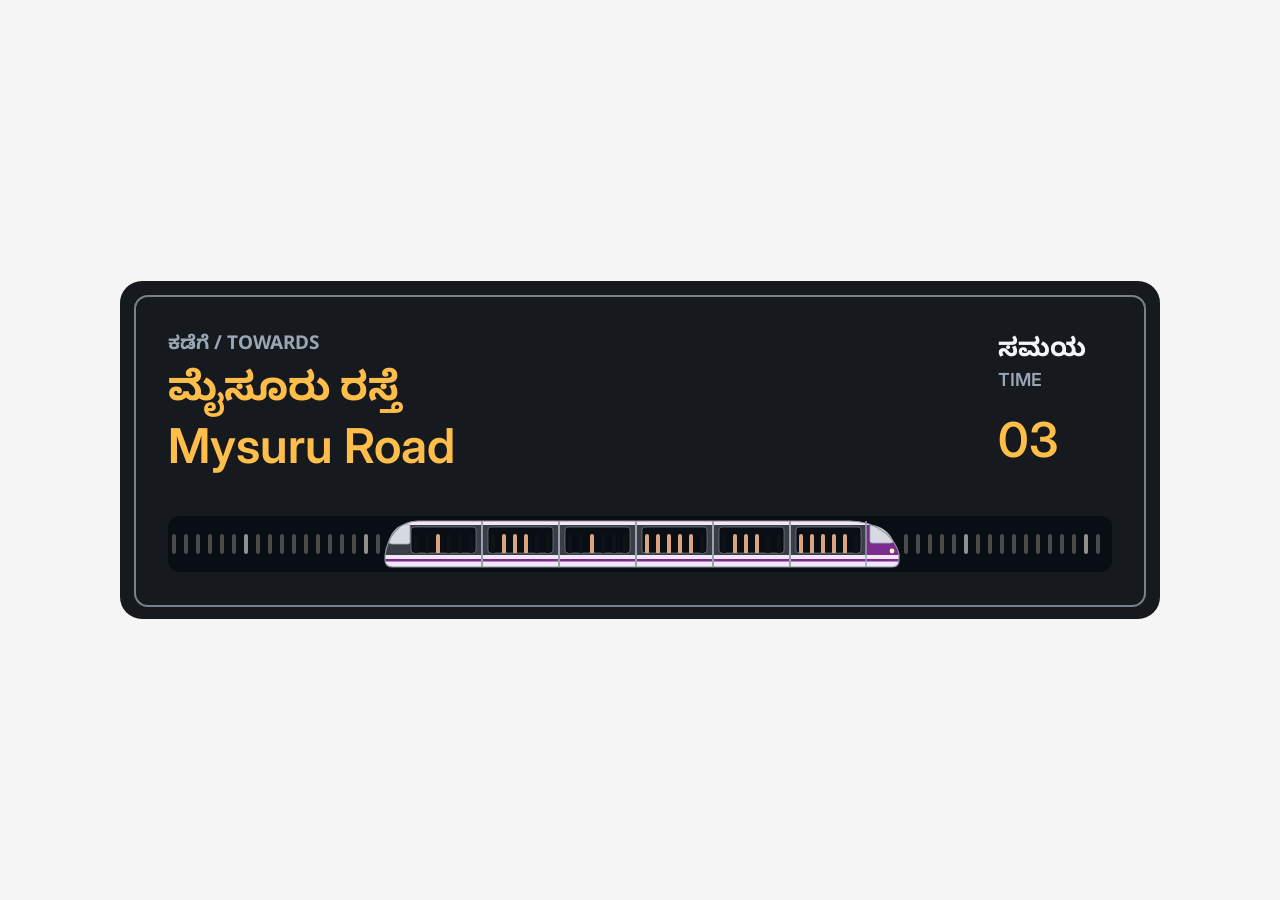
<file: boards/metro.html>
<!doctype html>
<html lang="en">
<head>
<script>/* ?embed: transparent background for use inside the pitch deck */
if (new URLSearchParams(location.search).has('embed')) document.documentElement.classList.add('embed');</script>
<style>.embed body { background: transparent !important; padding: 8px !important; }</style>

<meta charset="utf-8">
<meta name="viewport" content="width=device-width, initial-scale=1">
<title>Namma Metro coach board (simulator) • Moving train and coach density • B-lore Jatre signboards</title>
<link rel="preconnect" href="https://fonts.googleapis.com">
<link rel="preconnect" href="https://fonts.gstatic.com" crossorigin>
<link href="https://fonts.googleapis.com/css2?family=Inter:wght@600&family=Noto+Sans+Kannada:wght@700&family=Noto+Sans:wght@700&display=swap" rel="stylesheet">
<style>
  * { box-sizing: border-box; margin: 0; }
  body {
    min-height: 100vh;
    display: flex;
    justify-content: center;
    align-items: center;
    padding: 24px;
    background: #f5f5f5;
  }
  /* scales the 1:1 Figma artboard to fit the viewport width */
  .stage { zoom: var(--fit, 1); }

  /* 37:2 board — 1040x338 (narrowed from 1440), auto-layout column, padding 48, gap 24 */
  .board {
    position: relative;
    width: 1040px; height: 338px;
    background: #16191e;
    border-radius: 22px;
    overflow: hidden;
  }
  .abs { position: absolute; }

  /* 37:3 Station destination display */
  .dest { position: absolute; left: 48px; top: 48px; width: 944px; height: 148px; overflow: hidden; }
  .txt { position: absolute; white-space: nowrap; }
  .kn { font-family: "Noto Sans", "Noto Sans Kannada", sans-serif; /* Latin glyphs from Noto Sans Bold (as in Figma), Kannada falls through */ font-weight: 700; }
  .en { font-family: "Inter", sans-serif; font-weight: 600; }
  .caption   { left: 0; top: 0;  font-size: 19px; line-height: 26px; color: #99a6b5; }  /* 37:6 */
  .name-kn   { left: 0; top: 29px; font-size: 40px; line-height: 54px; color: #ffbd4a; } /* 37:7 */
  .name-en   { left: 0; top: 88px; font-size: 48px; line-height: 58px; color: #ffbd4a; } /* 37:8 */
  .time-kn   { left: 830px; top: 0; font-size: 26px; line-height: 35px; color: #f2f5f7; } /* 37:9 */
  .time-en   { left: 830px; top: 40px; font-size: 18px; line-height: 22px; color: #99a6b5; } /* 37:10 */
  /* 41:2 Two-digit arrival countdown */
  .countdown { position: absolute; left: 830px; top: 82px; width: 114px; height: 64px; overflow: hidden; }
  .digit { position: absolute; left: 0; top: 0; white-space: nowrap; font: 600 48px/58px "Inter", sans-serif; color: #ffbd4a; }

  /* 37:4 Single train density strip */
  .strip { position: absolute; left: 48px; top: 235px; width: 944px; height: 56px;  /* a slim strip, same centre */ background: #090e14; border-radius: 12px; overflow: hidden; }
  /* 41:7 Grey LEDs • Moving surroundings (5400 wide, 450 LEDs, 12px pitch) */
  .track { position: absolute; left: 0; top: 0; width: 5400px; height: 56px; overflow: hidden;
           will-change: transform; }
  .track > i { position: absolute; top: 18px; width: 4px; margin-left: 2px;  /* thinner LEDs (was 8px), centred on the same pitch */ height: 20px; border-radius: 2px; }
  /* 40:16 Continuous single-hue train LED strip (stroke 1.5 inside) */
  /* train: no outline / patch — box hugs the lit LEDs (6px margin, ~one LED gap) and matches the strip bg,
     so the grey off-LEDs run right up to the first and last coach. 6 coaches × 6 LEDs */
  .train { position: absolute; left: 216px; top: 4px !important;  /* on the 12px LED grid: never half-covers a grey LED */ top: 19px; width: 516px;  /* coaches 1 LED slot apart + driver cab at the front */ height: 48px; background: #090e14; overflow: hidden; }
  .coach { z-index: 1; position: absolute; left: 13.5px; top: 0; }
  /* sticker outline: border around the train + a divider line in each empty LED slot between coaches */
  .strip::after { content: ""; position: absolute; right: 0; top: 0; width: 8px; height: 100%; background: #090e14; }  /* hides the edge LED slot */
  .train > svg { position: absolute; inset: 0; overflow: visible; pointer-events: none; }
  .train > b { position: absolute; top: 1px; width: 1.5px; height: 46px; background: #9AA1AB; z-index: 1; }
  .coach > i { position: absolute; top: 14px; height: 19px !important; border-radius: 2px 2px 0 0 !important;  /* same row as the track; the sticker's window edge cuts the bottoms off square */ width: 4px; margin-left: 2px;  /* thinner LEDs (was 8px), centred on the same pitch */ height: 20px; border-radius: 2px; }

  /* 37:17 Station display metal rim */
  .rim { position: absolute; left: 14px; top: 14px; width: 1012px; height: 312px; border: 2px solid #7a808c; border-radius: 14px; pointer-events: none; }

  /* ---- Figma motion (get_motion_context, one 618s looping timeline) ---- */
  /* track motion is driven by the script at the bottom (faster than the Figma 618s timeline) */
  /* Namma Metro styled sticker: light purple body, dark grey window band, purple stripe, light grey windscreens. Windows: empty var(--scene, #4a4a4a), people #FFEFA3 (packed 5/6, medium 3/6, almost empty 1/6) */
  .coach > i { background: var(--scene, #4a4a4a); }  /* windows: empty = off, full of people = solid purple; empty = see-through to the scenery behind */
  .d0000 { background: var(--scene, #4a4a4a); color: transparent; animation: kf_d0000 618s linear infinite; }
  @keyframes kf_d0000 { 0% { background-color: var(--scene, #4a4a4a); color: transparent; } 19.515% { animation-timing-function: ease-in-out; background-color: var(--scene, #4a4a4a); color: transparent; } 21.117% { background-color: var(--scene, #4a4a4a); color: transparent; } 38.932% { animation-timing-function: ease-in-out; background-color: var(--scene, #4a4a4a); color: transparent; } 40.534% { background-color: var(--scene, #4a4a4a); color: transparent; } 58.35% { animation-timing-function: ease-in-out; background-color: var(--scene, #4a4a4a); color: transparent; } 59.951% { background-color: var(--scene, #4a4a4a); color: transparent; } 100% { background-color: var(--scene, #4a4a4a); color: transparent; } }
  .d0110 { background: var(--scene, #4a4a4a); color: transparent; animation: kf_d0110 618s linear infinite; }
  @keyframes kf_d0110 { 0% { background-color: var(--scene, #4a4a4a); color: transparent; } 19.515% { animation-timing-function: ease-in-out; background-color: var(--scene, #4a4a4a); color: transparent; } 21.117% { background-color: #D08CFF; color: transparent; } 38.932% { animation-timing-function: ease-in-out; background-color: #D08CFF; color: transparent; } 40.534% { background-color: #D08CFF; color: transparent; } 58.35% { animation-timing-function: ease-in-out; background-color: #D08CFF; color: transparent; } 59.951% { background-color: var(--scene, #4a4a4a); color: transparent; } 100% { background-color: var(--scene, #4a4a4a); color: transparent; } }
  .d1010 { background: #D08CFF; color: transparent; animation: kf_d1010 618s linear infinite; }
  @keyframes kf_d1010 { 0% { background-color: #D08CFF; color: transparent; } 19.515% { animation-timing-function: ease-in-out; background-color: #D08CFF; color: transparent; } 21.117% { background-color: var(--scene, #4a4a4a); color: transparent; } 38.932% { animation-timing-function: ease-in-out; background-color: var(--scene, #4a4a4a); color: transparent; } 40.534% { background-color: #D08CFF; color: transparent; } 58.35% { animation-timing-function: ease-in-out; background-color: #D08CFF; color: transparent; } 59.951% { background-color: var(--scene, #4a4a4a); color: transparent; } 100% { background-color: var(--scene, #4a4a4a); color: transparent; } }
  .d1101 { background: #D08CFF; color: transparent; animation: kf_d1101 618s linear infinite; }
  @keyframes kf_d1101 { 0% { background-color: #D08CFF; color: transparent; } 19.515% { animation-timing-function: ease-in-out; background-color: #D08CFF; color: transparent; } 21.117% { background-color: #D08CFF; color: transparent; } 38.932% { animation-timing-function: ease-in-out; background-color: #D08CFF; color: transparent; } 40.534% { background-color: var(--scene, #4a4a4a); color: transparent; } 58.35% { animation-timing-function: ease-in-out; background-color: var(--scene, #4a4a4a); color: transparent; } 59.951% { background-color: #D08CFF; color: transparent; } 100% { background-color: #D08CFF; color: transparent; } }
  .d1111 { background: #D08CFF; color: transparent; animation: kf_d1111 618s linear infinite; }
  @keyframes kf_d1111 { 0% { background-color: #D08CFF; color: transparent; } 19.515% { animation-timing-function: ease-in-out; background-color: #D08CFF; color: transparent; } 21.117% { background-color: #D08CFF; color: transparent; } 38.932% { animation-timing-function: ease-in-out; background-color: #D08CFF; color: transparent; } 40.534% { background-color: #D08CFF; color: transparent; } 58.35% { animation-timing-function: ease-in-out; background-color: #D08CFF; color: transparent; } 59.951% { background-color: #D08CFF; color: transparent; } 100% { background-color: #D08CFF; color: transparent; } }
  .t-42_1611 { animation: kf_42_1611 618s linear infinite; }
  @keyframes kf_42_1611 { 0% { animation-timing-function: step-end; opacity: 1; } 9.709% { animation-timing-function: step-end; opacity: 0; } 77.832% { animation-timing-function: step-end; opacity: 1; } 87.54% { opacity: 0; } 100% { opacity: 0; } }
  .t-42_1602 { animation: kf_42_1602 618s linear infinite; }
  @keyframes kf_42_1602 { 0% { animation-timing-function: step-end; opacity: 0; } 9.709% { animation-timing-function: step-end; opacity: 1; } 19.417% { animation-timing-function: step-end; opacity: 0; } 87.54% { animation-timing-function: step-end; opacity: 1; } 97.249% { opacity: 0; } 100% { opacity: 0; } }
  .t-42_1593 { animation: kf_42_1593 618s linear infinite; }
  @keyframes kf_42_1593 { 0% { animation-timing-function: step-end; opacity: 0; } 19.417% { animation-timing-function: step-end; opacity: 1; } 29.126% { animation-timing-function: step-end; opacity: 0; } 97.249% { opacity: 1; } 100% { opacity: 1; } }
  .t-42_1584 { animation: kf_42_1584 618s linear infinite; }
  @keyframes kf_42_1584 { 0% { animation-timing-function: step-end; opacity: 0; } 29.126% { animation-timing-function: step-end; opacity: 1; } 38.835% { opacity: 0; } 100% { opacity: 0; } }
  .t-42_1575 { animation: kf_42_1575 618s linear infinite; }
  @keyframes kf_42_1575 { 0% { animation-timing-function: step-end; opacity: 0; } 38.835% { animation-timing-function: step-end; opacity: 1; } 48.544% { opacity: 0; } 100% { opacity: 0; } }
  .t-42_1566 { animation: kf_42_1566 618s linear infinite; }
  @keyframes kf_42_1566 { 0% { animation-timing-function: step-end; opacity: 0; } 48.544% { animation-timing-function: step-end; opacity: 1; } 58.252% { opacity: 0; } 100% { opacity: 0; } }
  .t-42_170 { animation: kf_42_170 618s linear infinite; }
  @keyframes kf_42_170 { 0% { animation-timing-function: step-end; opacity: 0; } 58.252% { animation-timing-function: step-end; opacity: 1; } 67.961% { opacity: 0; } 100% { opacity: 0; } }
  .t-42_171 { animation: kf_42_171 618s linear infinite; }
  @keyframes kf_42_171 { 0% { animation-timing-function: step-end; opacity: 0; } 67.961% { animation-timing-function: step-end; opacity: 1; } 77.67% { opacity: 0; } 100% { opacity: 0; } }
  .t-42_172 { animation: kf_42_172 618s linear infinite; }
  @keyframes kf_42_172 { 0% { animation-timing-function: step-end; opacity: 0; } 77.67% { animation-timing-function: step-end; opacity: 1; } 77.832% { opacity: 0; } 100% { opacity: 0; } }

  @media (prefers-reduced-motion: reduce) { .track, .coach > i, .digit { animation: none !important; } }
</style>
</head>
<body>
  <main class="stage">
    <section class="board" data-node-id="37:2" aria-label="Namma Metro signboard: towards Mysuru Road, train arriving in 3 minutes">
      <div class="dest" data-node-id="37:3">
        <p class="txt kn caption" lang="kn">ಕಡೆಗೆ / TOWARDS</p>
        <p class="txt kn name-kn" lang="kn">ಮೈಸೂರು ರಸ್ತೆ</p>
        <h1 class="txt en name-en">Mysuru Road</h1>
        <p class="txt kn time-kn" lang="kn">ಸಮಯ</p>
        <p class="txt en time-en">TIME</p>
        <div class="countdown" data-node-id="41:2">
        <p class="digit t-42_1611" data-node-id="42:1611">03</p>
        <p class="digit t-42_1602" data-node-id="42:1602" style="opacity:0">02</p>
        <p class="digit t-42_1593" data-node-id="42:1593" style="opacity:0">01</p>
        <p class="digit t-42_1584" data-node-id="42:1584" style="opacity:0">00</p>
        <p class="digit t-42_1575" data-node-id="42:1575" style="opacity:0">00</p>
        <p class="digit t-42_1566" data-node-id="42:1566" style="opacity:0">00</p>
        <p class="digit t-42_170" data-node-id="42:170" style="opacity:0">00</p>
        <p class="digit t-42_171" data-node-id="42:171" style="opacity:0">00</p>
        <p class="digit t-42_172" data-node-id="42:172" style="opacity:0">00</p>
        </div>
      </div>
      <div class="strip" data-node-id="37:4" aria-hidden="true">
        <div class="track" data-node-id="41:7"><i style="left:2px;background:#919191"></i><i style="left:14px;background:#4a4a4a"></i><i style="left:26px;background:#4a4a4a"></i><i style="left:38px;background:#4a4a4a"></i><i style="left:50px;background:#4a4a4a"></i><i style="left:62px;background:#4a4a4a"></i><i style="left:74px;background:#4a4a4a"></i><i style="left:86px;background:#4a4a4a"></i><i style="left:98px;background:#4a4a4a"></i><i style="left:110px;background:#4a4a4a"></i><i style="left:122px;background:#919191"></i><i style="left:134px;background:#4a4a4a"></i><i style="left:146px;background:#4a4a4a"></i><i style="left:158px;background:#4a4a4a"></i><i style="left:170px;background:#4a4a4a"></i><i style="left:182px;background:#4a4a4a"></i><i style="left:194px;background:#4a4a4a"></i><i style="left:206px;background:#4a4a4a"></i><i style="left:218px;background:#4a4a4a"></i><i style="left:230px;background:#4a4a4a"></i><i style="left:242px;background:#919191"></i><i style="left:254px;background:#4a4a4a"></i><i style="left:266px;background:#4a4a4a"></i><i style="left:278px;background:#4a4a4a"></i><i style="left:290px;background:#4a4a4a"></i><i style="left:302px;background:#4a4a4a"></i><i style="left:314px;background:#4a4a4a"></i><i style="left:326px;background:#4a4a4a"></i><i style="left:338px;background:#4a4a4a"></i><i style="left:350px;background:#4a4a4a"></i><i style="left:362px;background:#919191"></i><i style="left:374px;background:#4a4a4a"></i><i style="left:386px;background:#4a4a4a"></i><i style="left:398px;background:#4a4a4a"></i><i style="left:410px;background:#4a4a4a"></i><i style="left:422px;background:#4a4a4a"></i><i style="left:434px;background:#4a4a4a"></i><i style="left:446px;background:#4a4a4a"></i><i style="left:458px;background:#4a4a4a"></i><i style="left:470px;background:#4a4a4a"></i><i style="left:482px;background:#919191"></i><i style="left:494px;background:#4a4a4a"></i><i style="left:506px;background:#4a4a4a"></i><i style="left:518px;background:#4a4a4a"></i><i style="left:530px;background:#4a4a4a"></i><i style="left:542px;background:#4a4a4a"></i><i style="left:554px;background:#4a4a4a"></i><i style="left:566px;background:#4a4a4a"></i><i style="left:578px;background:#4a4a4a"></i><i style="left:590px;background:#4a4a4a"></i><i style="left:602px;background:#919191"></i><i style="left:614px;background:#4a4a4a"></i><i style="left:626px;background:#4a4a4a"></i><i style="left:638px;background:#4a4a4a"></i><i style="left:650px;background:#4a4a4a"></i><i style="left:662px;background:#4a4a4a"></i><i style="left:674px;background:#4a4a4a"></i><i style="left:686px;background:#4a4a4a"></i><i style="left:698px;background:#4a4a4a"></i><i style="left:710px;background:#4a4a4a"></i><i style="left:722px;background:#919191"></i><i style="left:734px;background:#4a4a4a"></i><i style="left:746px;background:#4a4a4a"></i><i style="left:758px;background:#4a4a4a"></i><i style="left:770px;background:#4a4a4a"></i><i style="left:782px;background:#4a4a4a"></i><i style="left:794px;background:#4a4a4a"></i><i style="left:806px;background:#4a4a4a"></i><i style="left:818px;background:#4a4a4a"></i><i style="left:830px;background:#4a4a4a"></i><i style="left:842px;background:#919191"></i><i style="left:854px;background:#4a4a4a"></i><i style="left:866px;background:#4a4a4a"></i><i style="left:878px;background:#4a4a4a"></i><i style="left:890px;background:#4a4a4a"></i><i style="left:902px;background:#4a4a4a"></i><i style="left:914px;background:#4a4a4a"></i><i style="left:926px;background:#4a4a4a"></i><i style="left:938px;background:#4a4a4a"></i><i style="left:950px;background:#4a4a4a"></i><i style="left:962px;background:#919191"></i><i style="left:974px;background:#4a4a4a"></i><i style="left:986px;background:#4a4a4a"></i><i style="left:998px;background:#4a4a4a"></i><i style="left:1010px;background:#4a4a4a"></i><i style="left:1022px;background:#4a4a4a"></i><i style="left:1034px;background:#4a4a4a"></i><i style="left:1046px;background:#4a4a4a"></i><i style="left:1058px;background:#4a4a4a"></i><i style="left:1070px;background:#4a4a4a"></i><i style="left:1082px;background:#919191"></i><i style="left:1094px;background:#4a4a4a"></i><i style="left:1106px;background:#4a4a4a"></i><i style="left:1118px;background:#4a4a4a"></i><i style="left:1130px;background:#4a4a4a"></i><i style="left:1142px;background:#4a4a4a"></i><i style="left:1154px;background:#4a4a4a"></i><i style="left:1166px;background:#4a4a4a"></i><i style="left:1178px;background:#4a4a4a"></i><i style="left:1190px;background:#4a4a4a"></i><i style="left:1202px;background:#919191"></i><i style="left:1214px;background:#4a4a4a"></i><i style="left:1226px;background:#4a4a4a"></i><i style="left:1238px;background:#4a4a4a"></i><i style="left:1250px;background:#4a4a4a"></i><i style="left:1262px;background:#4a4a4a"></i><i style="left:1274px;background:#4a4a4a"></i><i style="left:1286px;background:#4a4a4a"></i><i style="left:1298px;background:#4a4a4a"></i><i style="left:1310px;background:#4a4a4a"></i><i style="left:1322px;background:#919191"></i><i style="left:1334px;background:#4a4a4a"></i><i style="left:1346px;background:#4a4a4a"></i><i style="left:1358px;background:#4a4a4a"></i><i style="left:1370px;background:#4a4a4a"></i><i style="left:1382px;background:#4a4a4a"></i><i style="left:1394px;background:#4a4a4a"></i><i style="left:1406px;background:#4a4a4a"></i><i style="left:1418px;background:#4a4a4a"></i><i style="left:1430px;background:#4a4a4a"></i><i style="left:1442px;background:#919191"></i><i style="left:1454px;background:#4a4a4a"></i><i style="left:1466px;background:#4a4a4a"></i><i style="left:1478px;background:#4a4a4a"></i><i style="left:1490px;background:#4a4a4a"></i><i style="left:1502px;background:#4a4a4a"></i><i style="left:1514px;background:#4a4a4a"></i><i style="left:1526px;background:#4a4a4a"></i><i style="left:1538px;background:#4a4a4a"></i><i style="left:1550px;background:#4a4a4a"></i><i style="left:1562px;background:#919191"></i><i style="left:1574px;background:#4a4a4a"></i><i style="left:1586px;background:#4a4a4a"></i><i style="left:1598px;background:#4a4a4a"></i><i style="left:1610px;background:#4a4a4a"></i><i style="left:1622px;background:#4a4a4a"></i><i style="left:1634px;background:#4a4a4a"></i><i style="left:1646px;background:#4a4a4a"></i><i style="left:1658px;background:#4a4a4a"></i><i style="left:1670px;background:#4a4a4a"></i><i style="left:1682px;background:#919191"></i><i style="left:1694px;background:#4a4a4a"></i><i style="left:1706px;background:#4a4a4a"></i><i style="left:1718px;background:#4a4a4a"></i><i style="left:1730px;background:#4a4a4a"></i><i style="left:1742px;background:#4a4a4a"></i><i style="left:1754px;background:#4a4a4a"></i><i style="left:1766px;background:#4a4a4a"></i><i style="left:1778px;background:#4a4a4a"></i><i style="left:1790px;background:#4a4a4a"></i><i style="left:1802px;background:#919191"></i><i style="left:1814px;background:#4a4a4a"></i><i style="left:1826px;background:#4a4a4a"></i><i style="left:1838px;background:#4a4a4a"></i><i style="left:1850px;background:#4a4a4a"></i><i style="left:1862px;background:#4a4a4a"></i><i style="left:1874px;background:#4a4a4a"></i><i style="left:1886px;background:#4a4a4a"></i><i style="left:1898px;background:#4a4a4a"></i><i style="left:1910px;background:#4a4a4a"></i><i style="left:1922px;background:#919191"></i><i style="left:1934px;background:#4a4a4a"></i><i style="left:1946px;background:#4a4a4a"></i><i style="left:1958px;background:#4a4a4a"></i><i style="left:1970px;background:#4a4a4a"></i><i style="left:1982px;background:#4a4a4a"></i><i style="left:1994px;background:#4a4a4a"></i><i style="left:2006px;background:#4a4a4a"></i><i style="left:2018px;background:#4a4a4a"></i><i style="left:2030px;background:#4a4a4a"></i><i style="left:2042px;background:#919191"></i><i style="left:2054px;background:#4a4a4a"></i><i style="left:2066px;background:#4a4a4a"></i><i style="left:2078px;background:#4a4a4a"></i><i style="left:2090px;background:#4a4a4a"></i><i style="left:2102px;background:#4a4a4a"></i><i style="left:2114px;background:#4a4a4a"></i><i style="left:2126px;background:#4a4a4a"></i><i style="left:2138px;background:#4a4a4a"></i><i style="left:2150px;background:#4a4a4a"></i><i style="left:2162px;background:#919191"></i><i style="left:2174px;background:#4a4a4a"></i><i style="left:2186px;background:#4a4a4a"></i><i style="left:2198px;background:#4a4a4a"></i><i style="left:2210px;background:#4a4a4a"></i><i style="left:2222px;background:#4a4a4a"></i><i style="left:2234px;background:#4a4a4a"></i><i style="left:2246px;background:#4a4a4a"></i><i style="left:2258px;background:#4a4a4a"></i><i style="left:2270px;background:#4a4a4a"></i><i style="left:2282px;background:#919191"></i><i style="left:2294px;background:#4a4a4a"></i><i style="left:2306px;background:#4a4a4a"></i><i style="left:2318px;background:#4a4a4a"></i><i style="left:2330px;background:#4a4a4a"></i><i style="left:2342px;background:#4a4a4a"></i><i style="left:2354px;background:#4a4a4a"></i><i style="left:2366px;background:#4a4a4a"></i><i style="left:2378px;background:#4a4a4a"></i><i style="left:2390px;background:#4a4a4a"></i><i style="left:2402px;background:#919191"></i><i style="left:2414px;background:#4a4a4a"></i><i style="left:2426px;background:#4a4a4a"></i><i style="left:2438px;background:#4a4a4a"></i><i style="left:2450px;background:#4a4a4a"></i><i style="left:2462px;background:#4a4a4a"></i><i style="left:2474px;background:#4a4a4a"></i><i style="left:2486px;background:#4a4a4a"></i><i style="left:2498px;background:#4a4a4a"></i><i style="left:2510px;background:#4a4a4a"></i><i style="left:2522px;background:#919191"></i><i style="left:2534px;background:#4a4a4a"></i><i style="left:2546px;background:#4a4a4a"></i><i style="left:2558px;background:#4a4a4a"></i><i style="left:2570px;background:#4a4a4a"></i><i style="left:2582px;background:#4a4a4a"></i><i style="left:2594px;background:#4a4a4a"></i><i style="left:2606px;background:#4a4a4a"></i><i style="left:2618px;background:#4a4a4a"></i><i style="left:2630px;background:#4a4a4a"></i><i style="left:2642px;background:#919191"></i><i style="left:2654px;background:#4a4a4a"></i><i style="left:2666px;background:#4a4a4a"></i><i style="left:2678px;background:#4a4a4a"></i><i style="left:2690px;background:#4a4a4a"></i><i style="left:2702px;background:#4a4a4a"></i><i style="left:2714px;background:#4a4a4a"></i><i style="left:2726px;background:#4a4a4a"></i><i style="left:2738px;background:#4a4a4a"></i><i style="left:2750px;background:#4a4a4a"></i><i style="left:2762px;background:#919191"></i><i style="left:2774px;background:#4a4a4a"></i><i style="left:2786px;background:#4a4a4a"></i><i style="left:2798px;background:#4a4a4a"></i><i style="left:2810px;background:#4a4a4a"></i><i style="left:2822px;background:#4a4a4a"></i><i style="left:2834px;background:#4a4a4a"></i><i style="left:2846px;background:#4a4a4a"></i><i style="left:2858px;background:#4a4a4a"></i><i style="left:2870px;background:#4a4a4a"></i><i style="left:2882px;background:#919191"></i><i style="left:2894px;background:#4a4a4a"></i><i style="left:2906px;background:#4a4a4a"></i><i style="left:2918px;background:#4a4a4a"></i><i style="left:2930px;background:#4a4a4a"></i><i style="left:2942px;background:#4a4a4a"></i><i style="left:2954px;background:#4a4a4a"></i><i style="left:2966px;background:#4a4a4a"></i><i style="left:2978px;background:#4a4a4a"></i><i style="left:2990px;background:#4a4a4a"></i><i style="left:3002px;background:#919191"></i><i style="left:3014px;background:#4a4a4a"></i><i style="left:3026px;background:#4a4a4a"></i><i style="left:3038px;background:#4a4a4a"></i><i style="left:3050px;background:#4a4a4a"></i><i style="left:3062px;background:#4a4a4a"></i><i style="left:3074px;background:#4a4a4a"></i><i style="left:3086px;background:#4a4a4a"></i><i style="left:3098px;background:#4a4a4a"></i><i style="left:3110px;background:#4a4a4a"></i><i style="left:3122px;background:#919191"></i><i style="left:3134px;background:#4a4a4a"></i><i style="left:3146px;background:#4a4a4a"></i><i style="left:3158px;background:#4a4a4a"></i><i style="left:3170px;background:#4a4a4a"></i><i style="left:3182px;background:#4a4a4a"></i><i style="left:3194px;background:#4a4a4a"></i><i style="left:3206px;background:#4a4a4a"></i><i style="left:3218px;background:#4a4a4a"></i><i style="left:3230px;background:#4a4a4a"></i><i style="left:3242px;background:#919191"></i><i style="left:3254px;background:#4a4a4a"></i><i style="left:3266px;background:#4a4a4a"></i><i style="left:3278px;background:#4a4a4a"></i><i style="left:3290px;background:#4a4a4a"></i><i style="left:3302px;background:#4a4a4a"></i><i style="left:3314px;background:#4a4a4a"></i><i style="left:3326px;background:#4a4a4a"></i><i style="left:3338px;background:#4a4a4a"></i><i style="left:3350px;background:#4a4a4a"></i><i style="left:3362px;background:#919191"></i><i style="left:3374px;background:#4a4a4a"></i><i style="left:3386px;background:#4a4a4a"></i><i style="left:3398px;background:#4a4a4a"></i><i style="left:3410px;background:#4a4a4a"></i><i style="left:3422px;background:#4a4a4a"></i><i style="left:3434px;background:#4a4a4a"></i><i style="left:3446px;background:#4a4a4a"></i><i style="left:3458px;background:#4a4a4a"></i><i style="left:3470px;background:#4a4a4a"></i><i style="left:3482px;background:#919191"></i><i style="left:3494px;background:#4a4a4a"></i><i style="left:3506px;background:#4a4a4a"></i><i style="left:3518px;background:#4a4a4a"></i><i style="left:3530px;background:#4a4a4a"></i><i style="left:3542px;background:#4a4a4a"></i><i style="left:3554px;background:#4a4a4a"></i><i style="left:3566px;background:#4a4a4a"></i><i style="left:3578px;background:#4a4a4a"></i><i style="left:3590px;background:#4a4a4a"></i><i style="left:3602px;background:#919191"></i><i style="left:3614px;background:#4a4a4a"></i><i style="left:3626px;background:#4a4a4a"></i><i style="left:3638px;background:#4a4a4a"></i><i style="left:3650px;background:#4a4a4a"></i><i style="left:3662px;background:#4a4a4a"></i><i style="left:3674px;background:#4a4a4a"></i><i style="left:3686px;background:#4a4a4a"></i><i style="left:3698px;background:#4a4a4a"></i><i style="left:3710px;background:#4a4a4a"></i><i style="left:3722px;background:#919191"></i><i style="left:3734px;background:#4a4a4a"></i><i style="left:3746px;background:#4a4a4a"></i><i style="left:3758px;background:#4a4a4a"></i><i style="left:3770px;background:#4a4a4a"></i><i style="left:3782px;background:#4a4a4a"></i><i style="left:3794px;background:#4a4a4a"></i><i style="left:3806px;background:#4a4a4a"></i><i style="left:3818px;background:#4a4a4a"></i><i style="left:3830px;background:#4a4a4a"></i><i style="left:3842px;background:#919191"></i><i style="left:3854px;background:#4a4a4a"></i><i style="left:3866px;background:#4a4a4a"></i><i style="left:3878px;background:#4a4a4a"></i><i style="left:3890px;background:#4a4a4a"></i><i style="left:3902px;background:#4a4a4a"></i><i style="left:3914px;background:#4a4a4a"></i><i style="left:3926px;background:#4a4a4a"></i><i style="left:3938px;background:#4a4a4a"></i><i style="left:3950px;background:#4a4a4a"></i><i style="left:3962px;background:#919191"></i><i style="left:3974px;background:#4a4a4a"></i><i style="left:3986px;background:#4a4a4a"></i><i style="left:3998px;background:#4a4a4a"></i><i style="left:4010px;background:#4a4a4a"></i><i style="left:4022px;background:#4a4a4a"></i><i style="left:4034px;background:#4a4a4a"></i><i style="left:4046px;background:#4a4a4a"></i><i style="left:4058px;background:#4a4a4a"></i><i style="left:4070px;background:#4a4a4a"></i><i style="left:4082px;background:#919191"></i><i style="left:4094px;background:#4a4a4a"></i><i style="left:4106px;background:#4a4a4a"></i><i style="left:4118px;background:#4a4a4a"></i><i style="left:4130px;background:#4a4a4a"></i><i style="left:4142px;background:#4a4a4a"></i><i style="left:4154px;background:#4a4a4a"></i><i style="left:4166px;background:#4a4a4a"></i><i style="left:4178px;background:#4a4a4a"></i><i style="left:4190px;background:#4a4a4a"></i><i style="left:4202px;background:#919191"></i><i style="left:4214px;background:#4a4a4a"></i><i style="left:4226px;background:#4a4a4a"></i><i style="left:4238px;background:#4a4a4a"></i><i style="left:4250px;background:#4a4a4a"></i><i style="left:4262px;background:#4a4a4a"></i><i style="left:4274px;background:#4a4a4a"></i><i style="left:4286px;background:#4a4a4a"></i><i style="left:4298px;background:#4a4a4a"></i><i style="left:4310px;background:#4a4a4a"></i><i style="left:4322px;background:#919191"></i><i style="left:4334px;background:#4a4a4a"></i><i style="left:4346px;background:#4a4a4a"></i><i style="left:4358px;background:#4a4a4a"></i><i style="left:4370px;background:#4a4a4a"></i><i style="left:4382px;background:#4a4a4a"></i><i style="left:4394px;background:#4a4a4a"></i><i style="left:4406px;background:#4a4a4a"></i><i style="left:4418px;background:#4a4a4a"></i><i style="left:4430px;background:#4a4a4a"></i><i style="left:4442px;background:#919191"></i><i style="left:4454px;background:#4a4a4a"></i><i style="left:4466px;background:#4a4a4a"></i><i style="left:4478px;background:#4a4a4a"></i><i style="left:4490px;background:#4a4a4a"></i><i style="left:4502px;background:#4a4a4a"></i><i style="left:4514px;background:#4a4a4a"></i><i style="left:4526px;background:#4a4a4a"></i><i style="left:4538px;background:#4a4a4a"></i><i style="left:4550px;background:#4a4a4a"></i><i style="left:4562px;background:#919191"></i><i style="left:4574px;background:#4a4a4a"></i><i style="left:4586px;background:#4a4a4a"></i><i style="left:4598px;background:#4a4a4a"></i><i style="left:4610px;background:#4a4a4a"></i><i style="left:4622px;background:#4a4a4a"></i><i style="left:4634px;background:#4a4a4a"></i><i style="left:4646px;background:#4a4a4a"></i><i style="left:4658px;background:#4a4a4a"></i><i style="left:4670px;background:#4a4a4a"></i><i style="left:4682px;background:#919191"></i><i style="left:4694px;background:#4a4a4a"></i><i style="left:4706px;background:#4a4a4a"></i><i style="left:4718px;background:#4a4a4a"></i><i style="left:4730px;background:#4a4a4a"></i><i style="left:4742px;background:#4a4a4a"></i><i style="left:4754px;background:#4a4a4a"></i><i style="left:4766px;background:#4a4a4a"></i><i style="left:4778px;background:#4a4a4a"></i><i style="left:4790px;background:#4a4a4a"></i><i style="left:4802px;background:#919191"></i><i style="left:4814px;background:#4a4a4a"></i><i style="left:4826px;background:#4a4a4a"></i><i style="left:4838px;background:#4a4a4a"></i><i style="left:4850px;background:#4a4a4a"></i><i style="left:4862px;background:#4a4a4a"></i><i style="left:4874px;background:#4a4a4a"></i><i style="left:4886px;background:#4a4a4a"></i><i style="left:4898px;background:#4a4a4a"></i><i style="left:4910px;background:#4a4a4a"></i><i style="left:4922px;background:#919191"></i><i style="left:4934px;background:#4a4a4a"></i><i style="left:4946px;background:#4a4a4a"></i><i style="left:4958px;background:#4a4a4a"></i><i style="left:4970px;background:#4a4a4a"></i><i style="left:4982px;background:#4a4a4a"></i><i style="left:4994px;background:#4a4a4a"></i><i style="left:5006px;background:#4a4a4a"></i><i style="left:5018px;background:#4a4a4a"></i><i style="left:5030px;background:#4a4a4a"></i><i style="left:5042px;background:#919191"></i><i style="left:5054px;background:#4a4a4a"></i><i style="left:5066px;background:#4a4a4a"></i><i style="left:5078px;background:#4a4a4a"></i><i style="left:5090px;background:#4a4a4a"></i><i style="left:5102px;background:#4a4a4a"></i><i style="left:5114px;background:#4a4a4a"></i><i style="left:5126px;background:#4a4a4a"></i><i style="left:5138px;background:#4a4a4a"></i><i style="left:5150px;background:#4a4a4a"></i><i style="left:5162px;background:#919191"></i><i style="left:5174px;background:#4a4a4a"></i><i style="left:5186px;background:#4a4a4a"></i><i style="left:5198px;background:#4a4a4a"></i><i style="left:5210px;background:#4a4a4a"></i><i style="left:5222px;background:#4a4a4a"></i><i style="left:5234px;background:#4a4a4a"></i><i style="left:5246px;background:#4a4a4a"></i><i style="left:5258px;background:#4a4a4a"></i><i style="left:5270px;background:#4a4a4a"></i><i style="left:5282px;background:#919191"></i><i style="left:5294px;background:#4a4a4a"></i><i style="left:5306px;background:#4a4a4a"></i><i style="left:5318px;background:#4a4a4a"></i><i style="left:5330px;background:#4a4a4a"></i><i style="left:5342px;background:#4a4a4a"></i><i style="left:5354px;background:#4a4a4a"></i><i style="left:5366px;background:#4a4a4a"></i><i style="left:5378px;background:#4a4a4a"></i><i style="left:5390px;background:#4a4a4a"></i></div>
        <div class="train" data-node-id="40:16">
        <div class="coach coach-1" data-name="Coach 1" style="--base:#7b2d8e"><i class="d1111" style="left:399.5px"></i><i class="d1111" style="left:410.5px"></i><i class="d1111" style="left:421.5px"></i><i class="d1111" style="left:432.5px"></i><i class="d1111" style="left:443.5px"></i><i class="d0000" style="left:454.5px"></i></div>
        <div class="coach coach-2" data-name="Coach 2" style="--base:#ba68d0"><i class="d0000" style="left:322.5px"></i><i class="d1010" style="left:333.5px"></i><i class="d1111" style="left:344.5px"></i><i class="d1010" style="left:355.5px"></i><i class="d0000" style="left:366.5px"></i><i class="d0000" style="left:377.5px"></i></div>
        <div class="coach coach-3" data-name="Coach 3" style="--base:#7b2d8e"><i class="d1111" style="left:245.5px"></i><i class="d1111" style="left:256.5px"></i><i class="d1111" style="left:267.5px"></i><i class="d1111" style="left:278.5px"></i><i class="d1111" style="left:289.5px"></i><i class="d0000" style="left:300.5px"></i></div>
        <div class="coach coach-4" data-name="Coach 4" style="--base:#f5cdf2"><i class="d0000" style="left:168.5px"></i><i class="d0110" style="left:179.5px"></i><i class="d1111" style="left:190.5px"></i><i class="d0110" style="left:201.5px"></i><i class="d0000" style="left:212.5px"></i><i class="d0000" style="left:223.5px"></i></div>
        <div class="coach coach-5" data-name="Coach 5" style="--base:#ba68d0"><i class="d0000" style="left:91.5px"></i><i class="d1101" style="left:102.5px"></i><i class="d1111" style="left:113.5px"></i><i class="d1101" style="left:124.5px"></i><i class="d0000" style="left:135.5px"></i><i class="d0000" style="left:146.5px"></i></div>
        <div class="coach coach-6" data-name="Coach 6" style="--base:#f5cdf2"><i class="d0000" style="left:14.5px"></i><i class="d0000" style="left:25.5px"></i><i class="d1111" style="left:36.5px"></i><i class="d0000" style="left:47.5px"></i><i class="d0000" style="left:58.5px"></i><i class="d0000" style="left:69.5px"></i></div>
        <svg width="516" height="48" viewBox="0 0 516 48" fill="none"><defs><linearGradient id="steel" x1="0" y1="0" x2="0" y2="1"><stop offset="0" stop-color="#F1E6F7"/><stop offset=".55" stop-color="#F1E6F7"/><stop offset="1" stop-color="#F1E6F7"/></linearGradient><mask id="coachwin" maskUnits="userSpaceOnUse" x="-4" y="-4" width="524" height="56"><rect x="-4" y="-4" width="524" height="56" fill="#fff"/><rect x="27" y="7" width="65" height="26" rx="3" fill="#000"/><rect x="104" y="7" width="65" height="26" rx="3" fill="#000"/><rect x="181" y="7" width="65" height="26" rx="3" fill="#000"/><rect x="258" y="7" width="65" height="26" rx="3" fill="#000"/><rect x="335" y="7" width="65" height="26" rx="3" fill="#000"/><rect x="412" y="7" width="65" height="26" rx="3" fill="#000"/></mask><clipPath id="bodyclip"><path d="M34 1H466C492 1 511 17 515 34V40Q515 47 508 47H9Q1 47 1 40V36C3 18 14 1 34 1Z"/></clipPath></defs><g mask="url(#coachwin)"><path d="M34 1H466C492 1 511 17 515 34V40Q515 47 508 47H9Q1 47 1 40V36C3 18 14 1 34 1Z" fill="url(#steel)"/><g clip-path="url(#bodyclip)"><rect x="0" y="5" width="516" height="30" fill="#3A3F47"/><rect x="482" y="5" width="34" height="30" fill="#7B2D8E"/><rect x="0" y="39" width="516" height="2.5" fill="#7B2D8E"/></g></g><rect x="27" y="7" width="65" height="26" rx="3" fill="none" stroke="#8A919C" stroke-width=".6"/><rect x="104" y="7" width="65" height="26" rx="3" fill="none" stroke="#8A919C" stroke-width=".6"/><rect x="181" y="7" width="65" height="26" rx="3" fill="none" stroke="#8A919C" stroke-width=".6"/><rect x="258" y="7" width="65" height="26" rx="3" fill="none" stroke="#8A919C" stroke-width=".6"/><rect x="335" y="7" width="65" height="26" rx="3" fill="none" stroke="#8A919C" stroke-width=".6"/><rect x="412" y="7" width="65" height="26" rx="3" fill="none" stroke="#8A919C" stroke-width=".6"/><path d="M24 4C14 5 8 11 5 21Q4.5 24 8 24H24Q26 24 26 22V6Q26 4 24 4Z" fill="#D6DAE0" stroke="#A3AAB4" stroke-width=".8"/><path d="M20 7C14 8 11 11 9 15" stroke="#FFFFFF" stroke-opacity=".35" stroke-width="1" stroke-linecap="round"/><path d="M486 5C497 6 505 12 509 21Q509.5 23 506 23H488Q486 23 486 21V7Q486 5 486 5Z" fill="#D6DAE0" stroke="#A3AAB4" stroke-width=".8"/><path d="M491 8C498 9 502 12 505 17" stroke="#FFFFFF" stroke-opacity=".35" stroke-width="1" stroke-linecap="round"/><path d="M34 1H466C492 1 511 17 515 34V40Q515 47 508 47H9Q1 47 1 40V36C3 18 14 1 34 1Z" stroke="#8A919C" stroke-width="1.2" stroke-linejoin="round"/><path d="M482 1V47" stroke="#9AA1AB" stroke-width="1.5"/><circle cx="508" cy="31" r="2.4" fill="#FFF4C2"/></svg><b style="left:97.25px"></b><b style="left:174.25px"></b><b style="left:251.25px"></b><b style="left:328.25px"></b><b style="left:405.25px"></b>
        </div>
      </div>
      <div class="rim" data-node-id="37:17"></div>
    </section>
  </main>
<script>
  const fit = () => {
    const s = document.documentElement.classList.contains('embed') ? (innerWidth - 16) / 1040 : Math.min(1, (innerWidth - 48) / 1040);
    document.documentElement.style.setProperty('--fit', s);
  };
  addEventListener('resize', fit); fit();
</script>
<script>
  /* Metro coach board, simulator build. The train runs; on "next stop" it slows, stops, people get on
     and off every coach at the same time (clusters grow from each coach's middle window and shrink
     from their ends), then it speeds up again. Coaches can fill a lot at a stop but drain at most one
     level. Parent page API:
       postMessage({ sim: 'metro', cmd: 'stop', levels: ['H','M','L', ...6] })   // stop and change to these
       postMessage({ sim: 'metro', cmd: 'pause', levels })   // stop at once; people get on/off to `levels`; stay stopped
       postMessage({ sim: 'metro', cmd: 'play' })            // run at once
     The board answers with { from: 'metro', levels, busy, moving } whenever its state changes.
     The arrival countdown ticks down exactly once per real minute: 03, 02, 01, 00, then the next train from 06 down to 00, and again from 06. */
  (() => {
    const track = document.querySelector('.track');
    const STEP = 70, SKIN = '#D9A47E', OFFC = '#0F1318'   /* empty spots inside the windows look OFF: barely above the strip's own black */;
    const COUNT = { H: 5, M: 3, L: 1 }, ORDER = [2, 1, 3, 0, 4, 5];
    const RANK = Object.fromEntries(ORDER.map((led, r) => [led, r]));
    const RANKV = { L: 0, M: 1, H: 2 }, BYV = ['L', 'M', 'H'];
    const litFor = lv => lv.map(l => [...Array(6)].map((_, j) => RANK[j] < COUNT[l]));
    let levels = ['H', 'M', 'H', 'L', 'M', 'L'];
    let lit = litFor(levels);
    const coachHoles = [...Array(6)].map((_, c) => [...document.querySelectorAll(`.coach-${c + 1} > i`)]);
    coachHoles.flat().forEach(h => { h.style.animation = 'none'; });

    let step = 0; const queue = [];                    // queued frames: { move: bool, change?: [c, j, on] }
    const GAPS = [1, 1, 2, 2, 3, 3, 4, 5, 6, 8];
    const decel = () => { for (const g of GAPS) { for (let i = 1; i < g; i++) queue.push({ move: false }); queue.push({ move: true }); } };
    const accel = () => { for (const g of [...GAPS].reverse()) { for (let i = 1; i < g; i++) queue.push({ move: false }); queue.push({ move: true }); } };
    const stopFrames = (from, to, n = 60) => {
      const f = [...Array(n)].map(() => ({ move: false, changes: [] }));
      for (let c = 0; c < 6; c++) {
        const seats = [...Array(6).keys()];
        const ons = seats.filter(j => to[c][j] && !from[c][j]).sort((x, y) => RANK[x] - RANK[y]);
        const offs = seats.filter(j => !to[c][j] && from[c][j]).sort((x, y) => RANK[y] - RANK[x]);
        const list = [...ons, ...offs], lead = 6 + Math.floor(Math.random() * 6);
        list.forEach((j, k) => f[Math.round(lead + (k + 0.5) * (n - lead - 10) / list.length)].changes.push([c, j, to[c][j]]));
      }
      queue.push(...f);
    };
    // a stop, in two clear beats: first people get OFF (quickly, every coach empties a level so the
    // lit windows visibly go dark), a short pause, then people get ON up to the new crowd level.
    const stopSeq = (fromLv, toLv, n = 64) => {
      const mid = fromLv.map((f, c) => BYV[Math.max(0, Math.min(RANKV[f], RANKV[toLv[c]]) - 1)]);
      const A = litFor(fromLv), M = litFor(mid), B = litFor(toLv);
      const f = [...Array(n)].map(() => ({ move: false, changes: [] }));
      const spread = (list, a, b, c, val) => list.forEach((j, k) => f[Math.round(a + (k + 0.5) * (b - a) / list.length)].changes.push([c, j, val]));
      for (let c = 0; c < 6; c++) {
        const seats = [...Array(6).keys()];
        spread(seats.filter(j => A[c][j] && !M[c][j]).sort((x, y) => RANK[y] - RANK[x]), 2, 16, c, false);   // getting off: fast
        spread(seats.filter(j => B[c][j] && !M[c][j]).sort((x, y) => RANK[x] - RANK[y]), 26, n - 6, c, true); // getting on
      }
      queue.push(...f);
    };
    let busy = false, moving = true;
    const report = () => parent.postMessage({ from: 'metro', levels, busy, moving }, '*');
    const goTo = (want) => {
      if (busy) return;
      // drain at most one level per stop
      const next = want.map((w, c) => RANKV[w] < RANKV[levels[c]] - 1 ? BYV[RANKV[levels[c]] - 1] : w);
      const from = litFor(levels), to = litFor(next);
      busy = true; report();
      decel(); stopSeq(levels, next); accel();
      queue.push({ done: next });
    };
    const clampDrain = (want) => want.map((w, c) => RANKV[w] < RANKV[levels[c]] - 1 ? BYV[RANKV[levels[c]] - 1] : w);
    const pause = (want) => {                       // stop at a station and stay there
      if (busy || !moving) return;
      const next = clampDrain(want || levels);
      busy = true; report();
      queue.push({ halt: true }); stopSeq(levels, next);   // stops at once: off first, then on
      queue.push({ done: next });
    };
    const play = () => { if (moving) return; queue.length = 0; lit = litFor(levels); moving = true; busy = false; report(); };   // starts at once
    addEventListener('message', (e) => {
      const d = e.data; if (!d || d.sim !== 'metro') return;
      if (d.cmd === 'stop' && Array.isArray(d.levels)) goTo(d.levels);
      if (d.cmd === 'pause') pause(d.levels);
      if (d.cmd === 'play') play();
    });

    // countdown: exactly one step per real minute
    const digits = [...document.querySelectorAll('.countdown .digit')];
    digits.forEach((dg, i) => { dg.style.animation = 'none'; dg.style.opacity = i ? 0 : 1; });
    const t0 = performance.now();
    const tickClock = () => { const n = Math.floor((performance.now() - t0) / 60000), m = n <= 3 ? 3 - n : 6 - ((n - 4) % 7);   /* 03 … 00, then the next train: 06 … 00, and again from 06 */ if (digits[0].textContent !== '0' + m) digits[0].textContent = '0' + m; };
    tickClock(); setInterval(tickClock, 250);

    const greys = [...track.children].map(i => i.style.background);
    const paint = () => {
      track.style.transform = `translateX(${-12 * (step % 10)}px)`;
      coachHoles.forEach((hs, c) => hs.forEach((h, j) => { h.style.background = lit[c][j] ? SKIN : OFFC; }));
    };
    let lastT = performance.now(), acc = 0;
    const tick = (now) => {
      acc += now - lastT; lastT = now;
      while (acc >= STEP) {
        acc -= STEP;
        const fr = queue.shift();
        if (!fr) { if (moving) step++; }               // running freely (or standing at a station)
        else {
          if (fr.move) step++;
          (fr.changes || []).forEach(([c, j, on]) => { lit[c][j] = on; });
          if (fr.halt) { moving = false; report(); }
          if (fr.resume) { moving = true; busy = false; report(); }
          if (fr.done) { levels = fr.done; busy = false; report(); }
        }
      }
      paint();
      requestAnimationFrame(tick);
    };
    paint(); report();
    requestAnimationFrame(tick);
  })();
</script>
</body>
</html>
</file>
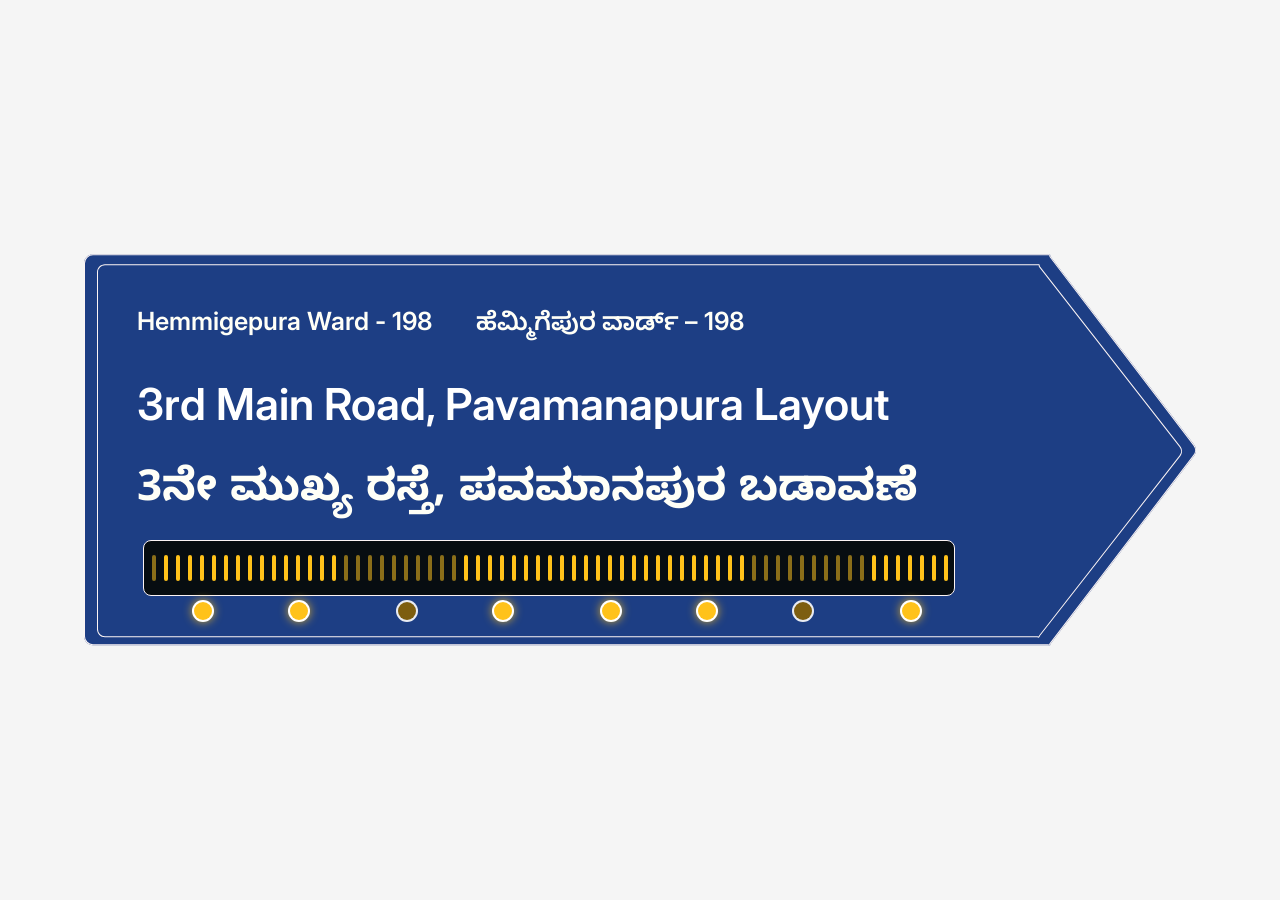
<file: boards/night.html>
<!doctype html>
<html lang="en">
<head>
<script>/* ?embed: transparent background for use inside the pitch deck */
if (new URLSearchParams(location.search).has('embed')) document.documentElement.classList.add('embed');</script>
<style>.embed body { background: transparent !important; padding: 8px !important; min-height: 0 !important; height: 100vh; overflow: hidden; }  .embed .lamp-rail { display: none; }  .only-day .sign--night, .only-night .sign--day { display: none; }
</style>

<meta charset="utf-8">
<meta name="viewport" content="width=device-width, initial-scale=1">
<title>Hemmigepura Ward – 198 (night, LED segments) • B-lore Jatre signboards</title>
<link rel="preconnect" href="https://fonts.googleapis.com">
<link rel="preconnect" href="https://fonts.gstatic.com" crossorigin>
<link href="https://fonts.googleapis.com/css2?family=Inter:wght@600&family=Noto+Sans+Kannada:wght@600;700&display=swap" rel="stylesheet">
<style>
  :root {
    --sign-w: 1112px;
    --sign-h: 393px;
    --text: #fffff7;
  }
  * { box-sizing: border-box; margin: 0; }
  body {
    min-height: 100vh;
    display: flex;
    justify-content: center;
    align-items: center;
    padding: 24px;
    background: #f5f5f5;
  }
  /* scales the 1:1 Figma artboards to fit the viewport width */
  .stage {
    display: flex;
    flex-direction: column;
    gap: 64px;
    zoom: var(--fit, 1);
  }

  /* Figma: loose nodes in Section 1, origin = (295, 3197) */
  .sign { position: relative; width: var(--sign-w); height: var(--sign-h); }
  .board { position: absolute; display: block; }  /* arrow points right */
  /* content shifted right by the arrow width (~142px) so it stays in the rectangular body */
  .sign { --shift: 0px; }
  .board--outer { left: 0; top: 0; width: 1111.68px; height: 392.1px; }       /* 55:2560 */
  .board--inner { left: 13.02px; top: 10.65px; width: 1084.89px; height: 373.47px; } /* 55:2563 */

  .txt { position: absolute; white-space: nowrap; color: var(--text); line-height: normal; }
  .ward    { top: 52.3px; font: 600 25px/30px "Inter", "Noto Sans Kannada", sans-serif; } /* 55:2568 / 55:2569 */
  .ward--en { left: calc(53px + var(--shift)); }
  .ward--kn { left: calc(392px + var(--shift)); }  /* moved right to clear the longer "Hemmigepura Ward - 198" */
  .route   { left: calc(53px + var(--shift)); top: 124.3px; color: #fff; font: 600 44px/53px "Inter", sans-serif; }  /* 54px → 44px to fit the longer name */            /* 55:2566 */
  .dest-kn { left: calc(53px + var(--shift)); top: 210.3px; font: 700 44px/60px "Noto Sans Kannada", sans-serif; }  /* 54px → 44px */             /* 55:2567 */

  /* 55:2570 LED dot-matrix strip */
  .strip {
    position: absolute;
    left: calc(59px + var(--shift)); top: 286px;
    width: 812px; height: 56px;
    background: #070d11;
    border: 1px solid #fcf4f4;
    border-radius: 8px;
    overflow: hidden;
  }
  .seg { position: absolute; width: 4px; height: 26px; border-radius: 2px; }  /* metro-style LED bar */
  .led {
    position: absolute;
    width: 4.8px; height: 4.8px;
    border-radius: 50%;
    /* positions are frame-relative in Figma (border is inside) */
    margin: -1px 0 0 -1px;
  }

  /* ---- DAY (afternoon): drawn by day.js — sunlit road with swaying canopy shadows ---- */

  @media (prefers-reduced-motion: reduce) { .led { animation: none !important; } }

  /* ---- NIGHT: streetlights + pedestrians (flash timing from the Figma export) ---- */
  .led--ped { animation: ped 30s linear var(--dl) infinite; }
  @keyframes ped {
    0%    { background: var(--peak); }
    2%    { background: color-mix(in srgb, var(--peak) 78%, var(--base)); }
    5%    { background: color-mix(in srgb, var(--peak) 43%, var(--base)); }
    8.7%  { background: color-mix(in srgb, var(--peak) 16%, var(--base)); }
    13.3%, 100% { background: var(--base); }
  }
</style>
</head>
<body>
  <main class="stage">

    <!-- DAY • afternoon shade map -->
    <section class="sign sign--day" aria-label="Hemmigepura Ward 198 signboard, 3rd Main Road, Pavamanapura Layout, afternoon shade map">
      <img class="board board--outer" src="assets/board-outer.svg" alt="">
      <img class="board board--inner" src="assets/board-inner.svg" alt="">

      <p class="txt ward ward--en">Hemmigepura Ward - 198</p>
      <p class="txt ward ward--kn" lang="kn">ಹೆಮ್ಮಿಗೆಪುರ ವಾರ್ಡ್ – 198</p>
      <h1 class="txt route">3rd Main Road, Pavamanapura Layout</h1>
      <p class="txt dest-kn" lang="kn">3ನೇ ಮುಖ್ಯ ರಸ್ತೆ, ಪವಮಾನಪುರ ಬಡಾವಣೆ</p>

      <div class="strip" id="day-strip" aria-hidden="true"></div>
    </section>

    <!-- NIGHT • streetlights, 3rd one broken -->
    <section class="sign sign--night" aria-label="Hemmigepura Ward 198 signboard, 3rd Main Road, Pavamanapura Layout, night">
      <img class="board board--outer" src="assets/board-outer.svg" alt="">
      <img class="board board--inner" src="assets/board-inner.svg" alt="">

      <p class="txt ward ward--en">Hemmigepura Ward - 198</p>
      <p class="txt ward ward--kn" lang="kn">ಹೆಮ್ಮಿಗೆಪುರ ವಾರ್ಡ್ – 198</p>
      <h2 class="txt route">3rd Main Road, Pavamanapura Layout</h2>
      <p class="txt dest-kn" lang="kn">3ನೇ ಮುಖ್ಯ ರಸ್ತೆ, ಪವಮಾನಪುರ ಬಡಾವಣೆ</p>

      <div class="strip" id="night-strip" aria-hidden="true"></div>
    </section>

  </main>
<script>
  const view = new URLSearchParams(location.search).get('view');
  document.documentElement.classList.add('only-night');
</script>
<script>
  const fit = () => {
    const s = document.documentElement.classList.contains('embed') ? (innerWidth - 16) / 1112 : Math.min(1, (innerWidth - 48) / 1112);
    document.documentElement.style.setProperty('--fit', s);
  };
  addEventListener('resize', fit); fit();
</script>
<script src="night-sim.js"></script>
</body>
</html>
</file>
<file: assets/index-DX6mXChy.css>
*,:before,:after{box-sizing:border-box;margin:0}html,body,#root{background:#fff;height:100%;overflow:hidden}.scroller{overscroll-behavior:contain;scrollbar-width:thin;scrollbar-color:#4a584552 transparent;position:fixed;inset:0;overflow:auto hidden}.scroller::-webkit-scrollbar{background:0 0;height:8px}.scroller::-webkit-scrollbar-track{background:0 0}.scroller::-webkit-scrollbar-thumb{background:#4a584552;border-radius:8px}.track{height:100%;position:relative;overflow:hidden}.frame{transform-origin:0 0;width:24664px;height:928px;position:absolute;top:0;left:0}.spot{justify-content:center;align-items:center;display:flex;position:absolute}.spot>div{flex:none}.photo-fx{width:597.76px;height:336.24px;position:relative}.photo{border:0 solid #614b1e;position:relative}.photo img{pointer-events:none;max-width:none;position:absolute}.photo img.cover{object-fit:cover;width:100%;height:100%;inset:0}.photo .crop{pointer-events:none;position:absolute;inset:0;overflow:hidden}.headline{color:#ce0000;white-space:nowrap;font:700 60px Crimson Text,serif;position:absolute;transform:translateY(-50%)}.rect{background:#d9d9d9;width:6px;height:8px;position:absolute}.overlay{width:24664px;height:928px;position:absolute;top:0;left:0}.abs{position:absolute}.block{width:100%;max-width:none;height:100%;display:block}img.board{object-fit:cover;pointer-events:none;max-width:none}.photo.abs{position:absolute}.t-mono,.t-serif,.t-mono-small{white-space:nowrap;position:absolute}.t-mono{color:#000;font:700 50px Anonymous Pro,monospace}.t-serif{color:#ce0000;font:700 60px Crimson Text,serif}.t-mono-small{color:#000;white-space:pre-wrap;font:700 25px/40px Anonymous Pro,monospace}.wrap{white-space:normal}.pre{white-space:pre-wrap}.right{text-align:right}.red{color:#ce0000}.t-serif .mono-line{color:#000;white-space:pre;font-family:Anonymous Pro,monospace;font-size:50px}.t-serif .mono-small{color:#000;font-family:Anonymous Pro,monospace;font-size:25px;line-height:40px}.t-serif .small{font-size:25px;line-height:40px}ul.bullet{margin:0;padding:0;list-style:none}ul.bullet li{margin-inline-start:55px;list-style:outside}.tag{background:#5e4545;border-radius:10px;justify-content:center;align-items:center;padding:20px;display:flex;position:absolute}.tag p{color:#fff;white-space:nowrap;font:700 40px/40px Anonymous Pro,monospace}.patch{background:#fff;position:absolute}.caption{color:#303030;font:700 26px/38px Anonymous Pro,monospace;position:absolute}.journey{pointer-events:none;position:absolute;top:0;left:0;overflow:visible}.journey-road{fill:none;stroke:#614b1e;stroke-opacity:.55;stroke-width:4px;stroke-linecap:round;stroke-dasharray:16 14;animation:1.6s linear infinite journey-walk}.journey-stop{fill:#ce0000;fill-opacity:.75;stroke:#fff;stroke-width:3px}@keyframes journey-walk{to{stroke-dashoffset:-30px}}@media (prefers-reduced-motion:reduce){.journey-road{animation:none}}.content{width:100%;height:928px;position:absolute;left:0}.pop{transform-origin:50%;transform:scale(1.3333)}.lg-sw{background:#121417;border-radius:5px;align-items:center;gap:3px;min-width:74px;padding:4px 6px;display:inline-flex}.lg-led{border-radius:2px;width:4px;height:14px;display:inline-block}.lg-coach{background:#090e14;border:1.5px solid #c7b9d6;border-radius:4px;gap:3px;padding:2px 4px;display:inline-flex}.lg-coach i,.lg-coach b{border-radius:1.5px;width:3px;height:11px;display:inline-block}.lg-coach i{background:#0f1318}.lg-coach b{background:#d9a47e}.lg-seats{letter-spacing:.5px;color:#ffbd4a;font:700 8px/1 monospace}.lg-seats em{color:#ffbd4a40;font-style:normal}.lg-shadow{background:#000;box-shadow:0 0 0 1px #ffffff73}.lg-sec h3{margin-bottom:0}.lg-sec.on h3{margin-bottom:6px}.lg-body{gap:2px}.info-btn{all:unset;cursor:pointer;color:#ce0000;text-underline-offset:4px;white-space:nowrap;text-decoration:underline}.info-btn:after{content:" ▸"}.info{z-index:11;color:#2b2b2b;-webkit-font-smoothing:antialiased;background:#fffffffa;border:1px solid #614b1e40;border-radius:14px;width:420px;max-height:calc(100vh - 36px);padding:18px 20px 16px;font:500 14px/1.45 Inter,system-ui,-apple-system,sans-serif;animation:.22s ease-out info-in;position:fixed;bottom:18px;left:18px;overflow:auto;box-shadow:0 10px 34px #281e0a2e}@keyframes info-in{0%{opacity:0;transform:translateY(8px)}}.info h3{color:#ce0000;margin:0 28px 10px 0;font:700 22px/1.15 Crimson Text,serif}.info-k{letter-spacing:.06em;text-transform:uppercase;color:#614b1e;margin:12px 0 5px;font:700 11px/1 Anonymous Pro,monospace}.info-src{font-weight:600}.info ul{gap:6px;padding-left:18px;display:grid}.info figure{margin:12px 0 0}.info figure img{object-fit:cover;object-position:center 25%;border:1px solid #e5dccb;border-radius:10px;width:100%;max-height:300px;display:block}.info figcaption{color:#6b6355;margin-top:6px;font-size:12px}.info-link{color:#ce0000;margin-top:12px;font-weight:600;display:inline-block}.info-close{all:unset;cursor:pointer;color:#614b1e;font:400 24px/1 system-ui;position:absolute;top:10px;right:14px}.diagram{background:#faf7f0;border:1px solid #e5dccb;border-radius:10px;margin-top:10px;padding:6px 4px 2px}.diagram svg{width:100%;height:auto;display:block}.d-led{transition:fill .35s}.d-guide{stroke:#8a7d63;stroke-width:1px;stroke-dasharray:3 3;opacity:.55}.d-guide.on{stroke:#c9a227;opacity:1}.d-label{fill:#614b1e;font:600 11px Inter,system-ui,sans-serif}.info{width:460px}.info figure img{max-height:220px}.lead{color:#1b1b1b;font:700 40px/1.3 Anonymous Pro,monospace;position:absolute}.person-label{text-align:center;color:#303030;font:700 22px/1.3 Anonymous Pro,monospace;position:absolute}.bubble{fill:#ce0000;font:700 24px Noto Sans Kannada,Inter,sans-serif}.signs-wall{width:1340px;height:520px}.signs-wall img{filter:drop-shadow(0 8px 14px #281e0a2e);height:auto;position:absolute}.fit-tag{color:#303030;margin-top:10px;font:700 26px Anonymous Pro,monospace}.fit-tag.red{color:#ce0000}.fit-points{color:#303030;gap:26px;padding-left:28px;font:700 30px/1.35 Anonymous Pro,monospace;display:grid;position:absolute}.fit-points b{color:#ce0000}.fb-kn{fill:#fffff7;font:700 42px Noto Sans Kannada,sans-serif}.fb-en{fill:#fffff7;font:600 52px Inter,sans-serif}.fb-arrow{fill:#fffff7;font:700 84px Inter,sans-serif}.index{z-index:12;-webkit-backdrop-filter:blur(6px);backdrop-filter:blur(6px);-webkit-font-smoothing:antialiased;background:#ffffffeb;border:1px solid #614b1e38;border-radius:999px;gap:6px;padding:7px;font:600 16px/1 Inter,system-ui,sans-serif;display:flex;position:fixed;top:240px;left:50%;transform:translate(-50%);box-shadow:0 4px 18px #281e0a1a}.index button{all:unset;cursor:pointer;white-space:nowrap;color:#5a4f3c;border-radius:999px;align-items:center;gap:7px;padding:10px 16px;transition:background .2s,color .2s;display:flex}.index button:hover{background:#f6efe1}.index .n{color:#614b1e;background:#efe7d6;border-radius:50%;place-items:center;width:22px;height:22px;font:700 12px Anonymous Pro,monospace;display:inline-grid}.index button.on{color:#fff;background:#ce0000}.index button.on .n{color:#ce0000;background:#fff}.info-btn.try{color:#614b1e}.info-btn.try:after{content:" ●";color:#ce0000;vertical-align:.2em;font-size:.7em}.sim-backdrop{z-index:20;background:#1c160c6b;place-items:center;padding:24px;animation:.2s ease-out info-in;display:grid;position:fixed;inset:0}.sim{color:#2b2b2b;-webkit-font-smoothing:antialiased;background:#fffdf8;border-radius:18px;width:min(1080px,94vw);max-height:94vh;padding:18px 22px 20px;font:500 14px/1.4 Inter,system-ui,-apple-system,sans-serif;overflow:auto;box-shadow:0 20px 60px #140e0459}.sim header{justify-content:space-between;align-items:center;display:flex;position:relative}.sim header h3{color:#ce0000;font:700 26px/1.1 Crimson Text,serif}.sim header .info-close{position:static}.sim-k{letter-spacing:.05em;text-transform:uppercase;color:#614b1e;font:700 11px/1.2 Anonymous Pro,monospace}.sim-time{background:#f6efe1;border-radius:12px;align-items:center;gap:12px;margin:12px 0 14px;padding:10px 14px;display:flex}.sim-time input{accent-color:#ce0000;flex:1}.sim-time b{text-align:right;min-width:74px;font:700 16px Anonymous Pro,monospace}.sim-time-ico{font-size:18px}.sim-frame{background:#f3eee4;border-radius:14px;width:100%;position:relative;overflow:hidden}.sim-frame iframe{border:0;width:100%;height:100%;position:absolute;inset:0}.sim-frame.night{aspect-ratio:1128/409}.sim-frame.metro{aspect-ratio:1056/354}.sim-frame.bus{aspect-ratio:1296/486}.sim-board{width:100%;height:auto;display:block}.fb-kn.small{font-size:34px}.fb-en.small{font-size:40px}.fb-arrow.small{font-size:64px}.sim-note{margin-top:10px;font-size:15px}.sim-note .muted{color:#7a705e}.sim-hint{color:#6b6355;margin:8px 2px 0;font-size:13px}.sim-hint.inline{margin:0}.sim-controls{flex-wrap:wrap;align-items:center;gap:10px;margin-top:12px;display:flex}.sim-btn{all:unset;cursor:pointer;color:#3c3220;background:#efe7d6;border-radius:10px;padding:9px 14px;font-weight:700}.sim-btn:hover{background:#e6dcc6}.sim-btn.primary{color:#fff;background:#ce0000}.sim-btn.primary:hover{background:#b50000}.sim-btn.ghost{background:0 0;box-shadow:inset 0 0 0 1.5px #d9cfbb}.sim-btn[disabled]{opacity:.55;cursor:default}.sim-range{align-items:center;gap:8px;display:flex}.sim-range input{accent-color:#614b1e;width:180px}.seg{background:#efe7d6;border-radius:9px;padding:2px;display:inline-flex}.seg button{all:unset;cursor:pointer;color:#5a4f3c;white-space:nowrap;border-radius:7px;padding:5px 9px;font-size:12px;font-weight:600}.seg button.on{color:#ce0000;background:#fff;box-shadow:0 1px 3px #0000001f}.seg button[disabled]{cursor:default;opacity:.6}.sim-coaches{grid-template-columns:repeat(3,1fr);gap:10px 14px;margin-top:12px;display:grid}.sim-coach{gap:4px;display:grid}.sim-buses{gap:8px;margin-top:12px;display:grid}.sim-bus{grid-template-columns:70px 140px auto 1fr;align-items:center;gap:12px;display:grid}.sim-route{color:#b57a12;font:700 18px Anonymous Pro,monospace}.sim-eta{justify-self:end;align-items:center;gap:8px;display:inline-flex}.sim-eta b{text-align:center;min-width:58px;font:700 15px Anonymous Pro,monospace}.sim-eta button{all:unset;cursor:pointer;background:#efe7d6;border-radius:8px;place-items:center;width:28px;height:28px;font-weight:700;display:grid}.backdrop{z-index:0;pointer-events:none;width:100vw;height:100vh;position:fixed;inset:0}.scroller{z-index:1;background:0 0}.cmp{gap:12px;margin:4px 0 6px;display:grid}.cmp figure{margin:0}.cmp img{border:1px solid #e5dccb;border-radius:10px;width:100%;display:block}.cmp-label{letter-spacing:.05em;text-transform:uppercase;color:#5a4f3c;background:#ece7dd;border-radius:999px;margin-bottom:6px;padding:3px 9px;font:700 11px/1.3 Anonymous Pro,monospace;display:inline-block}.cmp-label.us{color:#fff;background:#ce0000}.cmp figcaption{color:#4a4336;margin-top:6px;font-size:13px}.cmp figcaption a{color:#8a7d63;white-space:nowrap}.cmp-us figcaption{color:#2b2b2b;font-weight:600}.pole{background:linear-gradient(90deg,#6c7477 0%,#6a7b82 15%,#69818b 30%,#66818b 45%,#638188 60%,#67838d 75%,#75878c 90%,#899893 100%);position:absolute}.board-legend{color:#2b2b2b;white-space:nowrap;background:#ffffffe0;border:1.5px solid #614b1e2e;border-radius:16px;align-items:center;gap:26px;padding:14px 22px;font:600 22px/1 Inter,system-ui,sans-serif;display:flex;position:absolute}.bl-title{letter-spacing:.05em;text-transform:uppercase;color:#ce0000;font:700 18px/1 Anonymous Pro,monospace}.bl-item{align-items:center;gap:12px;display:inline-flex}.board-legend .lg-sw{border-radius:8px;gap:5px;min-width:0;padding:7px 10px}.board-legend .lg-led{border-radius:3px;width:7px;height:24px}.board-legend .lg-coach{border-width:2.5px;border-radius:6px;gap:5px;padding:4px 7px}.board-legend .lg-coach i,.board-legend .lg-coach b{border-radius:2.5px;width:5px;height:18px}.board-legend .lg-seats{letter-spacing:1px;font-size:14px}.page-head{z-index:12;text-align:center;pointer-events:none;position:fixed;top:88px;left:50%;transform:translate(-50%)}.page-head h1{color:#ce0000;letter-spacing:.01em;text-shadow:0 1px #fff9;font:700 54px/1 Crimson Text,serif}.page-head p{color:#614b1e;letter-spacing:.04em;margin-top:5px;font:700 15px/1 Noto Sans Kannada,sans-serif}.page-head .head-q{letter-spacing:0;color:#1b1b1b;margin-top:12px;font:700 23px/1.4 Anonymous Pro,monospace}.page-head .head-q span{color:#ce0000}.skyline{pointer-events:none;position:absolute;left:0}.sky-fill{fill:none}.sky-line{fill:none;stroke:#4a5845;stroke-width:2px;stroke-linejoin:round;stroke-linecap:round;opacity:.72}.sky-star{fill:none;stroke:#4a5845;stroke-width:2px;stroke-linecap:round;opacity:.5}.ctx-legend{z-index:10;color:#2b2b2b;-webkit-font-smoothing:antialiased;background:#fffffff7;border:1px solid #614b1e40;border-radius:14px;width:290px;padding:12px 14px;font:600 13px/1.35 Inter,system-ui,sans-serif;animation:.3s ease-out ctx-in;position:fixed;bottom:18px;right:18px;box-shadow:0 8px 26px #281e0a29}@keyframes ctx-in{0%{opacity:0;transform:translateY(14px)}}.ctx-legend header{align-items:baseline;gap:8px;margin-bottom:8px;display:flex}.ctx-k{letter-spacing:.05em;text-transform:uppercase;color:#ce0000;font:700 11px/1 Anonymous Pro,monospace}.ctx-legend header b{flex:1;font-size:14px}.ctx-legend header button{all:unset;cursor:pointer;color:#614b1e;padding:0 6px;font:700 18px/1 system-ui}.ctx-legend ul{gap:6px;padding:0;list-style:none;display:grid}.ctx-legend li{align-items:center;gap:10px;display:flex}.ctx-legend .lg-sw{min-width:74px}.ctx-pill{all:unset;cursor:pointer;z-index:10;color:#fff;background:#ce0000;border-radius:999px;padding:9px 14px;font:700 12px/1 Anonymous Pro,monospace;position:fixed;bottom:18px;right:18px;box-shadow:0 6px 18px #78000040}.sim-btn.play{text-align:center;min-width:110px;padding:11px 18px;font-size:15px}.live-board{pointer-events:none;background:0 0;border:0;position:absolute}.playpause{all:unset;cursor:pointer;z-index:2;background:#ce0000;border-radius:50%;place-items:center;width:80px;height:80px;transition:transform .15s,background .15s;display:grid;position:absolute;box-shadow:0 0 0 6px #ffffffd9,0 8px 22px #7800004d}.playpause:hover{background:#b50000;transform:scale(1.06)}.playpause svg{fill:#fff;width:38px;height:38px}.playpause.paused{animation:1.6s ease-in-out infinite pp-pulse}@keyframes pp-pulse{50%{box-shadow:0 0 0 12px #ffffff8c,0 8px 22px #7800004d}}.spawn{z-index:2;gap:22px;display:flex;position:absolute}.spawn button{all:unset;cursor:pointer;background:#fff;border-radius:50%;place-items:center;width:64px;height:64px;transition:transform .15s,background .15s;display:grid;box-shadow:0 0 0 1.5px #614b1e2e,0 6px 18px #3c321429}.spawn button:hover{background:#fbfaf4;transform:scale(1.07)}.spawn button:active{transform:scale(.94)}.spawn button:focus-visible,.playpause:focus-visible{outline-offset:8px;outline:3px solid #1f3f8f}.spawn svg{fill:#fff;width:34px;height:34px}.beat{flex-direction:column;align-items:flex-start;gap:18px;display:flex;position:absolute}.kicker{letter-spacing:.24em;text-transform:uppercase;color:#614b1e;white-space:nowrap;font:700 28px/1 Anonymous Pro,monospace}.kicker.abs{position:absolute}.beat h3{color:#ce0000;font:700 60px/1.05 Crimson Text,serif}.beat .sub{color:#1b1b1b;font:700 30px/1.35 Anonymous Pro,monospace}.beat .place{color:#614b1e;margin-top:8px;font:700 20px/1.5 Anonymous Pro,monospace}.beat .place a{color:#ce0000;text-underline-offset:4px;pointer-events:auto;text-decoration:underline}[data-theme=night] .beat .place{color:var(--muted);font-family:JetBrains Mono,monospace;font-size:18px;font-weight:500}[data-theme=night] .beat .place a{color:var(--lime)}.tag.inline{padding:12px 18px;position:static}.tag.inline p{font-size:28px;line-height:28px}.theme-tabs{z-index:30;-webkit-font-smoothing:antialiased;background:#ffffffeb;border:1px solid #614b1e38;border-radius:12px;gap:4px;padding:4px;font:600 13px/1 Inter,system-ui,sans-serif;display:flex;position:fixed;top:16px;left:16px;box-shadow:0 4px 16px #281e0a1a}.theme-tabs button{all:unset;cursor:pointer;color:#5a4f3c;border-radius:9px;align-items:center;gap:8px;padding:8px 12px;display:flex}.theme-tabs button:hover{background:#f6efe1}.theme-tabs button.on{color:#fff;background:#2b2b2b}.theme-tabs .sw{border-radius:50%;width:14px;height:14px}.theme-tabs .sw-paper{background:linear-gradient(135deg,#e6eedb 50%,#ce0000 50%);box-shadow:0 0 0 1px #00000026}.theme-tabs .sw-night{background:linear-gradient(135deg,#0f141b 50%,#dcf26a 50%);box-shadow:0 0 0 1px #00000040}.theme-tabs button:focus-visible{outline-offset:2px;outline:2px solid #1f3f8f}[data-theme=night]{--ink:#0f141b;--card:#171e28;--line:#2a3340;--text:#f2efe6;--muted:#9aa3b2;--lime:#dcf26a;--peri:#7e95e0}[data-theme=night] body,[data-theme=night] html{background:#0f141b}[data-theme=night] .scroller{scrollbar-color:#dcf26a59 transparent}[data-theme=night] .scroller::-webkit-scrollbar-thumb{background:#dcf26a59}[data-theme=night] .t-serif,[data-theme=night] .headline,[data-theme=night] .beat h3{letter-spacing:-.025em;color:var(--text);font-family:Inter Tight,Inter,sans-serif;font-weight:800}[data-theme=night] .t-serif p:first-child,[data-theme=night] .beat h3{color:var(--text)}[data-theme=night] .headline{color:var(--lime)}[data-theme=night] .t-mono,[data-theme=night] .t-mono-small,[data-theme=night] .t-serif .mono-line,[data-theme=night] .t-serif .mono-small,[data-theme=night] .lead,[data-theme=night] .beat .sub,[data-theme=night] .fit-points,[data-theme=night] .caption,[data-theme=night] .person-label,[data-theme=night] .fit-tag{color:var(--text);letter-spacing:-.01em;font-family:JetBrains Mono,monospace;font-weight:500}[data-theme=night] .t-serif .mono-line,[data-theme=night] .t-mono{font-size:46px}[data-theme=night] .lead{font-size:36px}[data-theme=night] .beat .sub,[data-theme=night] .caption,[data-theme=night] .person-label{color:var(--muted)}[data-theme=night] .beat .sub{font-size:28px}[data-theme=night] .red,[data-theme=night] .fit-points b,[data-theme=night] .fit-tag.red{color:var(--lime)}[data-theme=night] .t-serif p:not(.mono-line):not(.mono-small)+p:not(.mono-line):not(.mono-small){color:var(--text)}[data-theme=night] .t-serif p[style*="75px"]:not(.mono-line){color:var(--lime)}[data-theme=night] .kicker{color:var(--peri);letter-spacing:.28em;font-family:JetBrains Mono,monospace;font-weight:700}[data-theme=night] .tag{box-shadow:inset 0 0 0 2px var(--lime);background:0 0}[data-theme=night] .tag p{color:var(--lime);font-family:JetBrains Mono,monospace}[data-theme=night] .info-btn{color:var(--lime)}[data-theme=night] .info-btn.try{color:var(--text)}[data-theme=night] .info-btn.try:after{color:var(--lime)}[data-theme=night] .bubble{fill:var(--ink)}[data-theme=night] .photo{box-shadow:0 18px 50px #00000073;border-color:#232c38!important}[data-theme=night] .signs-wall img{filter:drop-shadow(0 10px 22px #0000008c)}[data-theme=night] .journey-road{stroke:var(--lime);stroke-opacity:.45}[data-theme=night] .journey-stop{fill:var(--lime);fill-opacity:1;stroke:var(--ink);stroke-width:4px;transform-box:fill-box;transform-origin:50%;animation:1.4s ease-in-out infinite stop-beat}@keyframes stop-beat{0%,60%,to{transform:scale(1)}12%{transform:scale(1.45)}24%{transform:scale(1)}36%{transform:scale(1.25)}}@media (prefers-reduced-motion:reduce){[data-theme=night] .journey-stop{animation:none}}[data-theme=night] .sky-line{stroke:#6d7a91;opacity:.55}[data-theme=night] .sky-star{stroke:var(--peri);opacity:.6}[data-theme=night] .page-head h1{letter-spacing:-.03em;color:var(--text);text-shadow:none;font-family:Inter Tight,sans-serif;font-weight:800}[data-theme=night] .page-head .head-q{color:var(--muted);font-family:JetBrains Mono,monospace;font-size:17px;font-weight:500}[data-theme=night] .page-head .head-q span{color:var(--lime);font-weight:700}[data-theme=night] .index{border-color:var(--line);background:#171e28d1;font-family:Inter Tight,sans-serif;box-shadow:0 6px 24px #00000059}[data-theme=night] .index button{color:var(--muted)}[data-theme=night] .index button:hover{color:var(--text);background:#222b37}[data-theme=night] .index .n{color:var(--muted);background:#222b37;font-family:JetBrains Mono,monospace}[data-theme=night] .index button.on{background:var(--lime);color:var(--ink)}[data-theme=night] .index button.on .n{background:var(--ink);color:var(--lime)}[data-theme=night] .theme-tabs{border-color:var(--line);background:#171e28e6;box-shadow:0 6px 24px #00000059}[data-theme=night] .theme-tabs button{color:var(--muted)}[data-theme=night] .theme-tabs button:hover{background:#222b37}[data-theme=night] .theme-tabs button.on{background:var(--lime);color:var(--ink)}[data-theme=night] .playpause{background:var(--lime);box-shadow:0 0 0 6px #0f141be6,0 0 30px #dcf26a59}[data-theme=night] .playpause:hover{background:#e8f78f}[data-theme=night] .playpause svg{fill:var(--ink)}@keyframes pp-pulse-night{50%{box-shadow:0 0 0 12px #dcf26a2e,0 0 30px #dcf26a59}}[data-theme=night] .playpause.paused{animation-name:pp-pulse-night}[data-theme=night] .spawn button{background:var(--card);box-shadow:0 0 0 1.5px var(--line), 0 8px 20px #0006}[data-theme=night] .spawn button:hover{background:#1f2732}[data-theme=night] .spawn svg{fill:#fff}[data-theme=night] .info,[data-theme=night] .ctx-legend,[data-theme=night] .sim{border-color:var(--line);color:var(--text);background:#171e28f7;font-family:Inter Tight,sans-serif;box-shadow:0 14px 44px #00000080}[data-theme=night] .info h3,[data-theme=night] .sim header h3{letter-spacing:-.02em;color:var(--text);font-family:Inter Tight,sans-serif;font-weight:800}[data-theme=night] .info-k,[data-theme=night] .ctx-k,[data-theme=night] .sim-k{color:var(--peri);font-family:JetBrains Mono,monospace}[data-theme=night] .info figcaption,[data-theme=night] .sim-hint,[data-theme=night] .sim-note .muted,[data-theme=night] .cmp figcaption{color:var(--muted)}[data-theme=night] .cmp-us figcaption{color:var(--text)}[data-theme=night] .info-link{color:var(--lime)}[data-theme=night] .info-close,[data-theme=night] .ctx-legend header button{color:var(--muted)}[data-theme=night] .info figure img,[data-theme=night] .cmp img{border-color:var(--line)}[data-theme=night] .cmp-label{color:var(--muted);background:#222b37}[data-theme=night] .cmp-label.us{background:var(--lime);color:var(--ink)}[data-theme=night] .diagram{border-color:var(--line);background:#10161e}[data-theme=night] .d-label{fill:var(--muted)}[data-theme=night] .ctx-pill{background:var(--lime);color:var(--ink);font-family:JetBrains Mono,monospace;box-shadow:0 6px 18px #0006}[data-theme=night] .sim-backdrop{background:#05080c99}[data-theme=night] .sim-time,[data-theme=night] .sim-frame,[data-theme=night] .seg,[data-theme=night] .sim-btn,[data-theme=night] .sim-eta button{color:var(--text);background:#222b37}[data-theme=night] .sim-frame{background:#10161e}[data-theme=night] .sim-btn:hover{background:#2a3442}[data-theme=night] .sim-btn.primary{background:var(--lime);color:var(--ink)}[data-theme=night] .sim-btn.ghost{box-shadow:inset 0 0 0 1.5px var(--line);background:0 0}[data-theme=night] .seg button{color:var(--muted)}[data-theme=night] .seg button.on{background:var(--lime);color:var(--ink)}[data-theme=night] .sim-time input,[data-theme=night] .sim-range input{accent-color:var(--lime)}[data-theme=night] .sim-route{color:var(--lime)}[data-theme=night] .photo[style*="border-width: 0px"]{box-shadow:none}[data-theme=night] .kicker{letter-spacing:.2em;font-size:24px}.who{color:#614b1e;font:700 28px/1.45 Anonymous Pro,monospace;position:absolute}.street{transform:rotate(.6deg);box-shadow:0 16px 40px #281e0a38}.board-stack img{filter:drop-shadow(0 14px 18px #140e0459);height:auto;position:absolute}[data-theme=night] .who{color:var(--peri);font-family:JetBrains Mono,monospace;font-size:26px;font-weight:500}[data-theme=night] .street{border-color:#232c38!important}[data-theme=night] .board-stack img{filter:drop-shadow(0 14px 22px #0009)}.jx-time{z-index:3;background:#ffffffe6;border:2px solid #614b1e33;border-radius:999px;align-items:center;gap:22px;padding:16px 26px;display:flex;position:absolute;box-shadow:0 8px 24px #281e0a1f}.jx-time input{accent-color:#ce0000;cursor:pointer;flex:1;height:30px}.jx-time b{text-align:right;color:#1b1b1b;min-width:150px;font:700 32px Anonymous Pro,monospace}.jx-k{letter-spacing:.16em;text-transform:uppercase;color:#614b1e;white-space:nowrap;font:700 22px/1 Anonymous Pro,monospace}.jx-ico{font-size:34px}.jx-photo{opacity:0;transition:opacity .6s}.jx-photo.on{opacity:1}.jx-board{filter:drop-shadow(0 10px 18px #00000040);overflow:visible}[data-theme=night] .jx-time{border-color:var(--line);background:#171e28e6;box-shadow:0 8px 24px #0006}[data-theme=night] .jx-time input{accent-color:var(--lime)}[data-theme=night] .jx-time b{color:var(--text);font-family:JetBrains Mono,monospace}[data-theme=night] .jx-k{color:var(--peri);font-family:JetBrains Mono,monospace}.everyone-people{filter:drop-shadow(0 6px 10px #281e0a2e);height:auto}.pulse-drops{pointer-events:none;overflow:visible}.pulse-drops path{fill:none;stroke:#614b1e;stroke-opacity:.45;stroke-width:3px;stroke-dasharray:8 10;stroke-linecap:round;animation:1.6s linear infinite journey-walk}[data-theme=night] .pulse-drops path{stroke:var(--lime);stroke-opacity:.5}[data-theme=night] .everyone-people{filter:drop-shadow(0 6px 14px #00000080)}.carousel .slide{opacity:0;pointer-events:none;transition:opacity .7s;position:absolute;inset:0}.carousel .slide.on{opacity:1}.carousel-board{transition:transform .7s;position:absolute;transform:translateY(-50%)scale(.96)}.slide.on .carousel-board{transform:translateY(-50%)scale(1)}.carousel-board>*{filter:drop-shadow(0 14px 18px #140e0459);width:100%;height:auto;display:block}.carousel-dots{pointer-events:auto;justify-content:center;gap:14px;display:flex;position:absolute}.carousel-dots button{cursor:pointer;opacity:.3;background:#614b1e;border:0;border-radius:50%;width:18px;height:18px;padding:0;transition:opacity .3s,width .3s}.carousel-dots button.on{opacity:.9;border-radius:9px;width:46px}[data-theme=night] .carousel-board>*{filter:drop-shadow(0 14px 22px #0009)}[data-theme=night] .carousel-dots button{background:var(--lime)}.spawn{align-items:center}.spawn.above{flex-direction:column;align-items:flex-start;gap:14px}.spawn.above .spawn-hint{margin:0}.spawn-btns{gap:22px;display:flex}.spawn-hint{white-space:nowrap;color:#303030;margin:0 0 0 6px;font:700 22px/1.35 Anonymous Pro,monospace}[data-theme=night] .spawn-hint{color:var(--peri);font-family:JetBrains Mono,monospace;font-size:20px;font-weight:500}.jx-mini{z-index:1;filter:brightness(.9)contrast(.95)blur(.2px);position:absolute}.jx-mini.night{filter:brightness(.62)contrast(.9)blur(.2px)}.metro-live{aspect-ratio:1040/340;width:100%;position:relative;overflow:hidden;container-type:inline-size}.metro-live .live-board{width:calc(100cqw + 16px);height:calc(32.6923cqw + 16px);top:-8px;left:-8px}.photo>.metro-live{aspect-ratio:auto;height:100%}.fb-arrow-icon path{fill:#fffff7;stroke:#fffff7;stroke-width:2px;stroke-linejoin:round}.strip-hero{filter:drop-shadow(0 18px 24px #140e044d);overflow:visible}[data-theme=night] .strip-hero{filter:drop-shadow(0 18px 28px #0009)}.bus-live{aspect-ratio:1280/470;border-radius:12px;width:100%;position:relative;overflow:hidden;container-type:inline-size}.bus-live .live-board{width:calc(100cqw + 48px);height:calc(36.7188cqw + 16px);top:-8px;left:-24px}.bus-live.hi .live-board{transform-origin:0 0;width:calc(200cqw + 48px);height:calc(73.4375cqw + 16px);top:-4px;left:-12px;transform:scale(.5)}.night-live{aspect-ratio:1112/393;width:100%;position:relative;overflow:hidden;container-type:inline-size}.night-live .live-board{width:calc(100cqw + 16px);height:calc(35.3417cqw + 16px);top:-8px;left:-8px}.info-live{border-radius:14px;margin:2px 0 8px;overflow:hidden}.info-lead{margin:0 0 4px;font-size:15px;font-weight:600}.proof{margin-top:10px;display:inline-block;position:relative}.proof-btn{all:unset;cursor:pointer;color:#ce0000;text-underline-offset:4px;font-weight:600;text-decoration:underline}.proof-btn:after{content:" ▾";font-size:.8em}.proof-pop{z-index:2;background:#fffaf0;border:1px solid #e5dccb;border-radius:12px;width:360px;padding:10px;position:absolute;top:calc(100% + 8px);left:0;box-shadow:0 12px 28px #140e0440}.proof-pop:before{content:"";height:10px;position:absolute;top:-10px;left:0;right:0}.proof-pop img{border-radius:8px;width:100%;display:block}.proof-pop p{color:#4a4336;margin:8px 0 4px;font-size:13px}.proof-pop a{color:#ce0000;font-size:13px;font-weight:600}[data-theme=night] .proof-btn,[data-theme=night] .proof-pop a{color:var(--lime)}[data-theme=night] .proof-pop{border-color:var(--line);background:#161c25;box-shadow:0 12px 28px #0009}[data-theme=night] .proof-pop p{color:var(--muted)}.strip-crop{border-radius:10px;position:relative;overflow:hidden;box-shadow:0 10px 22px #140e0447}.strip-crop iframe{transform-origin:0 0;pointer-events:none;border:0;position:absolute}.fit-label{letter-spacing:.08em;text-transform:uppercase;color:#614b1e;white-space:nowrap;margin:0;font:700 20px Anonymous Pro,monospace;position:absolute}.fit-note{color:#6b6355;width:700px;margin:12px 0 0;font:400 16px/1.45 Anonymous Pro,monospace}.train-sticker{filter:drop-shadow(0 6px 10px #140e0440);display:block;overflow:visible}[data-theme=night] .fit-label{color:var(--peri);font-family:JetBrains Mono,monospace}[data-theme=night] .fit-note{color:var(--muted);font-family:JetBrains Mono,monospace}[data-theme=night] .strip-crop{box-shadow:0 10px 22px #0000008c}.strip-tabs{z-index:5;border-bottom:2px solid #614b1e38;gap:56px;margin-bottom:26px;display:flex;position:relative}.strip-tabs button{all:unset;cursor:pointer;letter-spacing:.05em;text-transform:uppercase;color:#7a6a4a;padding:0 2px 16px;font:700 30px/1 Anonymous Pro,monospace;transition:color .25s;position:relative}.strip-tabs button:after{content:"";background:0 0;border-radius:3px 3px 0 0;height:5px;transition:background .25s;position:absolute;bottom:-2px;left:0;right:0}.strip-tabs button:not(.on):hover{color:#3d2f14}.strip-tabs button.on{color:#c4231b}.strip-tabs button.on:after{background:#c4231b}.strip-tabs button:focus-visible{outline-offset:6px;border-radius:4px;outline:3px solid #1f3f8f}.strip-slide{opacity:0;pointer-events:none;width:1500px;transition:opacity .5s,transform .5s;position:absolute;top:110px;left:0;transform:translateY(8px)}.strip-slide.on{opacity:1;pointer-events:auto;transform:none}[data-theme=night] .strip-tabs{border-bottom-color:var(--line)}[data-theme=night] .strip-tabs button{color:var(--muted);font-family:JetBrains Mono,monospace}[data-theme=night] .strip-tabs button.on{color:var(--lime)}[data-theme=night] .strip-tabs button.on:after{background:var(--lime)}.drop{touch-action:none;position:relative}.drop:before{content:"";position:absolute;inset:-60px -60px -40px}.drop.follow,.drop.snap{cursor:grabbing}.drop-strip{border-radius:16px;display:block;position:relative;box-shadow:0 10px 22px #140e0447}.drop-sticker{pointer-events:none;transform-origin:50%;transition:left .5s cubic-bezier(.3,1.25,.5,1),top .5s cubic-bezier(.3,1.25,.5,1);position:absolute;transform:scale(1.1)}.drop-roll{filter:drop-shadow(0 26px 18px #0a08044d)drop-shadow(0 6px 6px #0a08042e);transition:filter .25s;animation:3.4s ease-in-out infinite breathe;display:block;overflow:visible}@keyframes breathe{0%,to{filter:drop-shadow(0 22px 16px #0a08044d)drop-shadow(0 6px 6px #0a08042e);transform:translateY(0)scale(1)}50%{filter:drop-shadow(0 34px 22px #0a08043d)drop-shadow(0 9px 8px #0a080424);transform:translateY(-9px)scale(1.012)}}.drop.follow .drop-roll{filter:drop-shadow(8px 20px 14px #0a08044d);animation:none;transform:rotate(-1.5deg)scale(1.02)}.drop.snap .drop-roll{filter:drop-shadow(0 4px 4px #0a080447);animation:none;transform:none}.drop.stuck .drop-roll{filter:drop-shadow(0 1px 1px #00000040);animation:none;transform:none}.sticker-edge{fill:#c7b6d6}[data-theme=night] .drop-strip{box-shadow:0 10px 22px #0000008c}[data-theme=night] .drop-roll{animation-name:breathe-night}@keyframes breathe-night{0%,to{filter:drop-shadow(0 22px 18px #0009)drop-shadow(0 6px 6px #0006);transform:translateY(0)scale(1)}50%{filter:drop-shadow(0 34px 24px #00000080)drop-shadow(0 9px 8px #00000052);transform:translateY(-9px)scale(1.012)}}[data-theme=night] .drop.follow .drop-roll{filter:drop-shadow(8px 20px 16px #0009)}:root:not([data-theme=night]) .sky-fill{fill:#cbdcc2}.skyline.fill,.skyline.lines{z-index:3}:root:not([data-theme=night]) .sky-line{opacity:1}.drop-hint{text-align:center;color:#4a4336;white-space:nowrap;margin:0;font:400 22px/1.4 Anonymous Pro,monospace;position:absolute;left:0;right:0}[data-theme=night] .drop-hint{color:var(--muted);font-family:JetBrains Mono,monospace}.drop-arrow{pointer-events:none;transition:opacity .3s;position:absolute;overflow:visible}.arrow-line,.arrow-head{fill:none;stroke:#614b1e;stroke-width:1.3px;stroke-linecap:round;stroke-linejoin:round}.arrow-line{stroke-dasharray:2 2.4}.drop:not(.home) .drop-arrow{opacity:0}[data-theme=night] .arrow-line,[data-theme=night] .arrow-head{stroke:var(--lime)}.drop.snap .drop-sticker,.drop.stuck .drop-sticker{transform:none}.drop.home .drop-sticker{transition:left .5s cubic-bezier(.3,1.25,.5,1),top .5s cubic-bezier(.3,1.25,.5,1),transform .4s}.drop.follow .drop-sticker{transition:left 90ms linear,top 90ms linear,transform .3s}.drop.snap .drop-sticker,.drop.stuck .drop-sticker{transition:left .22s cubic-bezier(.3,1.4,.5,1),top .22s cubic-bezier(.3,1.4,.5,1),transform .22s}:root:not([data-theme=night]) .spawn button{background:#ce0000;box-shadow:0 6px 14px #78000052,0 2px 4px #78000047,inset 0 1px #ffffff2e}:root:not([data-theme=night]) .spawn button:hover{background:#e01010;box-shadow:0 10px 20px #7800005c,0 3px 6px #7800004d,inset 0 1px #fff3}.fit-btns{gap:14px;display:flex;position:absolute}.fit-btn{all:unset;cursor:pointer;color:#fff;letter-spacing:.04em;background:#614b1e;border-radius:999px;padding:16px 30px;font:700 30px Anonymous Pro,monospace;transition:transform .15s,background .15s;box-shadow:0 6px 14px #3c280a4d,0 2px 4px #3c280a40}.fit-btn:hover{background:#735a26;transform:translateY(-2px)}.fit-btn:focus-visible{outline-offset:4px;outline:3px solid #1f3f8f}[data-theme=night] .fit-btn{background:var(--card);color:var(--lime);box-shadow:0 0 0 1.5px var(--line), 0 8px 20px #0006;font-family:JetBrains Mono,monospace}.fit-modal{width:min(760px,94vw)}.fit-lead{color:#4a4336;margin:10px 0 14px;font-size:15px}.fit-rows{gap:0;margin:0;display:grid}.fit-row{border-top:1px solid #eadfca;grid-template-columns:190px 1fr;gap:16px;padding:12px 0;display:grid}.fit-row dt{letter-spacing:.05em;text-transform:uppercase;color:#614b1e;padding-top:2px;font:700 12px/1.4 Anonymous Pro,monospace}.fit-row dd{gap:3px;margin:0;display:grid}.fit-row dd b{color:#1b1b1b;font-size:16px}.fit-row dd span{color:#4a4336}.beat.closing h3{font-size:72px;line-height:1.05}.closing-list{color:#1b1b1b;gap:10px;margin:6px 0 0;padding-left:30px;font:700 30px/1.35 Anonymous Pro,monospace;display:grid}.closing-punch{color:#1b1b1b;border-top:2px solid #614b1e59;margin-top:14px;padding-top:22px;font:700 34px/1.4 Anonymous Pro,monospace}.closing-punch span{color:#ce0000}[data-theme=night] .closing-list,[data-theme=night] .closing-punch{color:var(--text);font-family:JetBrains Mono,monospace}[data-theme=night] .closing-punch{border-color:var(--line)}[data-theme=night] .closing-punch span{color:var(--lime)}.finale .sub{font-size:34px}.finale .closing-list li{cursor:pointer;color:#8a7d63;transition:color .3s}.finale .closing-list li.on{color:#ce0000}.finale .closing-punch{font-size:38px}[data-theme=night] .finale .closing-list li{color:var(--muted)}[data-theme=night] .finale .closing-list li.on{color:var(--lime)}.fit-card{flex-direction:column;gap:18px;display:flex;position:absolute}.fit-checks{color:#1b1b1b;gap:14px;margin:0 0 8px;padding:0;font:700 28px/1.3 Anonymous Pro,monospace;list-style:none;display:grid}.fit-checks li{padding-left:44px;position:relative}.fit-checks li:before{content:"✓";color:#fff;background:#614b1e;border-radius:50%;place-items:center;width:30px;height:30px;font:700 18px/1 Inter,sans-serif;display:grid;position:absolute;top:1px;left:0}.fit-tiles{flex-wrap:wrap;gap:16px;display:flex}.fit-tile{all:unset;cursor:pointer;color:#fff;background:#614b1e;border-radius:999px;align-items:center;gap:12px;padding:14px 26px 14px 16px;transition:transform .15s,background .2s,box-shadow .15s;display:inline-flex;box-shadow:0 4px #3f3012,0 8px 16px #3c280a2e}.fit-tile:hover{background:#735a26;transform:translateY(-2px);box-shadow:0 6px #3f3012,0 12px 20px #3c280a33}.fit-tile:active{transform:translateY(3px);box-shadow:0 1px #3f3012,0 4px 8px #3c280a2e}.fit-tile:focus-visible{outline-offset:4px;outline:3px solid #1f3f8f}.fit-tile .fit-ico{background:#ffffff2e;border-radius:50%;place-items:center;width:36px;height:36px;font:700 20px/1 Inter,sans-serif;display:grid}.fit-tile b{letter-spacing:.02em;font:700 26px/1 Anonymous Pro,monospace}[data-theme=night] .fit-checks{color:var(--text);font-family:JetBrains Mono,monospace}[data-theme=night] .fit-checks li:before{background:var(--lime);color:var(--ink)}[data-theme=night] .fit-tile{background:var(--card);color:var(--text);box-shadow:0 0 0 1.5px var(--line)}[data-theme=night] .fit-tile b{color:var(--lime);font-family:JetBrains Mono,monospace}.closing-big{color:#ce0000;margin:6px 0 0;font:700 72px/1.05 Crimson Text,serif}[data-theme=night] .closing-big{color:var(--lime)}.finale-end h3{font-size:80px;line-height:1.02}.finale-end .closing-list{gap:14px;margin-top:16px;padding-left:34px;font-size:32px}.finale .finale-lead{color:#1b1b1b;font:700 40px/1.3 Anonymous Pro,monospace}[data-theme=night] .finale .finale-lead{color:var(--text);font:700 36px/1.3 JetBrains Mono,monospace}.finale-end .closing-list li,.finale-end .closing-list li.on{color:#1b1b1b;cursor:default}[data-theme=night] .finale-end .closing-list li,[data-theme=night] .finale-end .closing-list li.on{color:var(--text)}.conclusion h3{white-space:nowrap;font-size:72px}.concl-list{gap:34px;margin:18px 0 0;padding:0;list-style:none;display:grid}.concl-list li{grid-template-columns:700px 760px;align-items:center;gap:40px;display:grid}.concl-t{color:#1b1b1b;padding-left:30px;font:700 32px/1.3 Anonymous Pro,monospace;position:relative}.concl-t:before{content:"•";position:absolute;left:4px}.concl-buses{gap:40px;display:flex}.concl-bus{flex-direction:column;align-items:center;gap:8px;margin:0;display:flex}.concl-bus figcaption{color:#5b5140;font:700 20px/1 Anonymous Pro,monospace}[data-theme=night] .concl-t{color:var(--text);font-family:JetBrains Mono,monospace}[data-theme=night] .concl-bus figcaption{color:var(--muted)}.birds{z-index:2;pointer-events:none;width:100vw;height:100vh;position:fixed;inset:0}.conclusion .concl-list{gap:18px}.conclusion .concl-list li{display:block}.made-with{flex-direction:column;align-items:flex-start;gap:10px;margin-top:300px;display:flex}.made-with-t{align-items:center;gap:14px;margin:0;display:flex}.made-with-heart{letter-spacing:0;color:#ce0000;font-size:30px;line-height:1}.made-with-mail{color:#1b1b1b;border-bottom:2px solid;padding-bottom:2px;font:700 26px/1.2 Anonymous Pro,monospace;text-decoration:none}.made-with-mail:hover{color:#ce0000}.everyone-board{filter:drop-shadow(0 14px 18px #140e0459);z-index:2}.everyone-metro{z-index:3}.info-modal{color:#2b2b2b;-webkit-font-smoothing:antialiased;width:min(840px,94vw);font:500 15px/1.5 Inter,system-ui,-apple-system,sans-serif}.info-modal .info-strip{background:#f4f1e6;border:1px solid #e5dccb;border-radius:14px;justify-content:center;margin:14px 0 18px;padding:22px 0;display:flex}.info-modal .info-strip .concl-bus{margin:0}.info-modal .info-k{margin:16px 0 6px;font-size:12px}.info-modal ul{gap:7px;padding-left:20px;display:grid}.info-modal figure{margin:14px 0 0}.info-modal figure img{border:1px solid #e5dccb;border-radius:10px;width:100%;height:auto;max-height:none;display:block}.info-modal figcaption{color:#6b6355;margin-top:6px;font-size:13px}.m-root{z-index:1;-webkit-overflow-scrolling:touch;overscroll-behavior:contain;padding:0 0 calc(40px + env(safe-area-inset-bottom));color:#1b1b1b;font:700 16px/1.45 Anonymous Pro,monospace;position:fixed;inset:0;overflow:hidden auto}.m-root *{-webkit-tap-highlight-color:transparent}.m-hero{padding:calc(34px + env(safe-area-inset-top)) 22px 18px;text-align:center}.m-hero h1{color:#ce0000;text-shadow:0 1px #fff9;font:700 clamp(38px,11vw,56px)/1 Crimson Text,serif}.m-hero p{color:#1b1b1b;margin-top:12px;font:700 15px/1.5 Anonymous Pro,monospace}.m-nav{z-index:5;scrollbar-width:none;-webkit-backdrop-filter:blur(8px);background:#fafbf6f7;border-block:1px solid #614b1e2e;gap:6px;padding:8px 12px;font:600 14px/1 Inter,system-ui,sans-serif;display:flex;position:sticky;top:0;overflow-x:auto}.m-nav::-webkit-scrollbar{display:none}.m-nav button{all:unset;cursor:pointer;color:#5a4f3c;white-space:nowrap;border-radius:999px;flex:none;padding:9px 14px}.m-nav button.on{color:#fff;background:#ce0000}.m-sec{flex-direction:column;gap:18px;max-width:640px;margin:0 auto;padding:44px 20px 12px;display:flex;position:relative}.m-sec+.m-sec{border-top:2px dashed #614b1e47;margin-top:26px}.m-beat{flex-direction:column;gap:10px;display:flex}.m-gap{margin-top:26px}.m-kicker{letter-spacing:.2em;text-transform:uppercase;color:#614b1e;font:700 12px/1.3 Anonymous Pro,monospace}.m-root h2{color:#ce0000;font:700 clamp(28px,8vw,38px)/1.08 Crimson Text,serif}.m-root h2.m-big{font-size:clamp(36px,10vw,48px)}.m-sub{color:#1b1b1b;font:700 17px/1.45 Anonymous Pro,monospace}.m-place{color:#614b1e;font:700 12px/1.5 Anonymous Pro,monospace}.m-place a{color:#ce0000;text-underline-offset:3px}.m-mono{color:#000;font:700 clamp(19px,5.4vw,24px)/1.4 Anonymous Pro,monospace}.m-center{text-align:center}.m-photo{background:#ddd;border:0 solid #858067;width:100%;position:relative;box-shadow:0 10px 22px #281e0a2e}.m-crop{position:absolute;inset:0;overflow:hidden}.m-crop img{pointer-events:none;max-width:none;position:absolute}.m-crop img.cover{object-fit:cover;width:100%;height:100%;inset:0}.m-on{display:block;position:absolute}.m-photo .jx-mini{position:absolute}.m-signal{width:92%;box-shadow:none;background:0 0;align-self:center;margin:10px 0 6px}.m-vig{flex-direction:column;gap:14px;margin-top:8px;display:flex}.m-vig+.m-vig{margin-top:26px}.m-second{align-self:flex-end;width:80%;margin-top:-26px}.m-red{color:#ce0000}.m-qs{gap:8px;padding-left:24px;font:700 19px/1.4 Anonymous Pro,monospace;list-style:outside;display:grid}.m-pulse-q{flex-direction:column;gap:2px;margin-top:14px;font:700 20px/1.35 Anonymous Pro,monospace;display:flex}.m-pulse-q b{color:#ce0000;font:700 clamp(30px,9vw,40px)/1.1 Crimson Text,serif}.m-board{filter:drop-shadow(0 10px 16px #140e0447);width:100%}.m-svg-board,.m-flyover-board{height:auto;display:block}.m-caption{color:#303030;font:700 16px/1.45 Anonymous Pro,monospace}.m-caption .info-btn{white-space:nowrap}.m-legend{color:#3c3220;background:#ffffffbf;border:1px solid #614b1e2e;border-radius:12px;flex-wrap:wrap;align-items:center;gap:8px 14px;padding:10px 12px;font:600 13px/1.2 Inter,system-ui,sans-serif;display:flex}.m-legend-t{letter-spacing:.08em;text-transform:uppercase;color:#ce0000;width:100%;font:700 11px/1 Anonymous Pro,monospace}.m-legend-i{align-items:center;gap:7px;display:inline-flex}.m-legend .lg-sw{min-width:0}.m-time{background:#ffffffeb;border:1px solid #614b1e33;border-radius:999px;align-items:center;gap:10px;padding:10px 14px;display:flex;box-shadow:0 4px 14px #281e0a1a}.m-time .jx-ico{font-size:18px}.m-time-k{letter-spacing:.1em;text-transform:uppercase;color:#614b1e;white-space:nowrap;font:700 11px/1 Anonymous Pro,monospace}.m-time input{accent-color:#ce0000;flex:1;min-width:0;height:28px}.m-time b{text-align:right;min-width:72px;font:700 15px Anonymous Pro,monospace}@media (width<=360px){.m-time-k{display:none}}.m-spawn{flex-wrap:wrap;align-items:center;gap:12px;display:flex}.m-spawn p{color:#4a4336;flex:100%;font:700 14px/1.4 Anonymous Pro,monospace}.m-spawn button{all:unset;cursor:pointer;background:#8d7d5e;border-radius:50%;place-items:center;width:54px;height:54px;display:grid;box-shadow:0 6px 14px #3c280a40}.m-spawn button:active{transform:scale(.93)}.m-spawn svg{fill:#fff;width:28px;height:28px}.m-metro-row{flex-direction:column;gap:12px;display:flex}.m-pp{all:unset;cursor:pointer;color:#fff;background:#ce0000;border-radius:999px;align-self:flex-start;align-items:center;gap:8px;padding:10px 18px 10px 12px;font:700 15px/1 Anonymous Pro,monospace;display:inline-flex;box-shadow:0 6px 14px #78000040}.m-pp svg{fill:#fff;width:22px;height:22px}.m-pp.paused{animation:1.6s ease-in-out infinite pp-pulse}.m-strips{flex-direction:column;gap:10px;display:flex}.m-strip-l{letter-spacing:.1em;text-transform:uppercase;color:#614b1e;margin-top:8px;font:700 12px/1 Anonymous Pro,monospace}.m-fluid{width:100%}.m-fluid .strip-hero{display:block}.m-checks{gap:12px;font-size:18px}.m-checks li{padding-left:38px}.m-checks li:before{width:26px;height:26px}.m-tiles{flex-wrap:wrap;gap:10px;display:flex}.m-tiles .fit-tile{gap:10px;padding:10px 18px 10px 10px}.m-tiles .fit-tile b{font-size:18px}.m-tiles .fit-tile small{opacity:.8;font:600 12px/1 Inter,system-ui,sans-serif}.m-tiles .fit-tile .fit-ico{width:30px;height:30px;font-size:16px}.m-car{margin-top:6px;display:grid;position:relative}.m-slide{opacity:0;pointer-events:none;flex-direction:column;grid-area:1/1;justify-content:center;align-items:center;gap:10px;transition:opacity .6s;display:flex}.m-slide.on{opacity:1}.m-slide-board>*{filter:drop-shadow(0 10px 14px #140e044d);width:100%;height:auto;display:block}.m-who{color:#614b1e;font:700 15px/1.3 Anonymous Pro,monospace}.m-dots{justify-content:center;gap:10px;display:flex}.m-dots button{opacity:.3;cursor:pointer;background:#614b1e;border:0;border-radius:6px;width:12px;height:12px;padding:0;transition:width .3s,opacity .3s}.m-dots button.on{opacity:.9;width:32px}.m-people{filter:drop-shadow(0 6px 10px #281e0a2e);width:100%;height:auto;margin-top:8px;display:block}.m-concl{gap:12px;padding-left:24px;font:700 19px/1.4 Anonymous Pro,monospace;list-style:outside;display:grid}.m-made{flex-direction:column;gap:10px;margin-top:60px;display:flex}.m-made .made-with-heart{font-size:18px}.m-made .made-with-mail{align-self:flex-start;font-size:18px}.is-mobile .sim-backdrop{align-items:end;padding:10px}.is-mobile .sim{border-radius:18px;width:100%;max-height:88dvh;padding:16px 16px 20px}.is-mobile .sim header h3{padding-right:8px;font-size:22px}.is-mobile .info-close{padding:6px}.is-mobile .info-modal .info-strip{padding:14px 10px}.is-mobile .fit-row{grid-template-columns:1fr;gap:4px}
</file>
